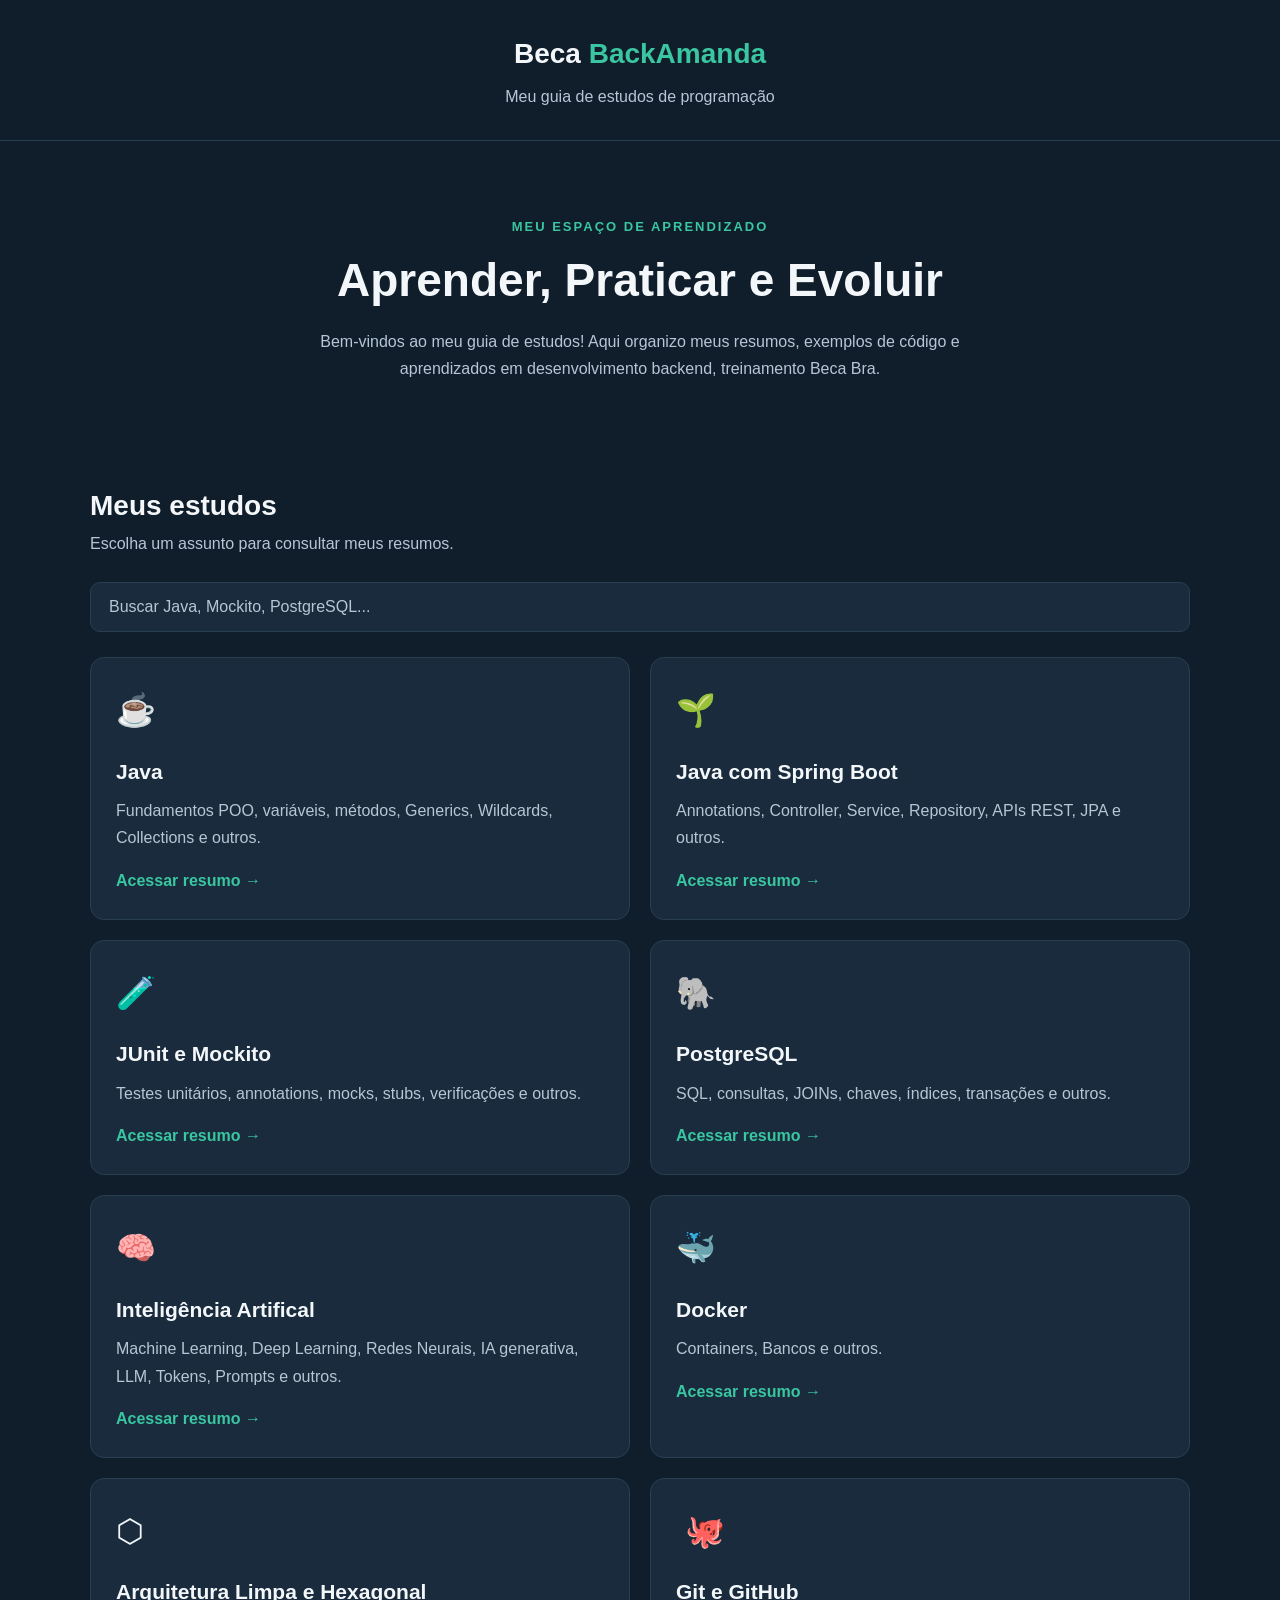
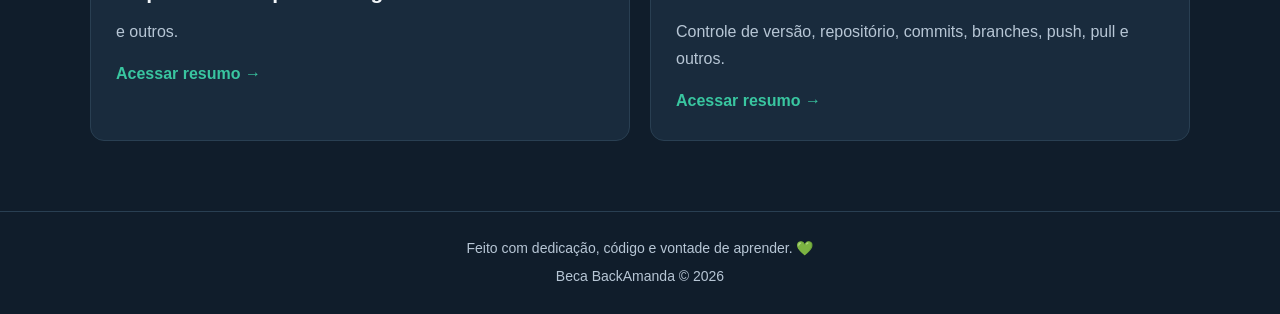
<file: index.html>
<!DOCTYPE html>
<html lang="pt-BR">
<head>
    <meta charset="UTF-8">
    <meta name="viewport" content="width=device-width, initial-scale=1.0">
    <title>Beca BackAmanda | Guia de Estudos</title>
    <link rel="stylesheet" href="style.css">
</head>
<body>
<header class="cabecalho">
    <a href="index.html" class="logo">
        Beca <span>BackAmanda</span>
    </a>
    <p>Meu guia de estudos de programação</p>
</header>
<main>

    <section class="apresentacao">
        <p class="destaque">MEU ESPAÇO DE APRENDIZADO</p>
        <h1>Aprender, Praticar e Evoluir</h1>
        <p>
            Bem-vindos ao meu guia de estudos!
            Aqui organizo meus resumos, exemplos de código
            e aprendizados em desenvolvimento backend, treinamento Beca Bra.
        </p>
    </section>

    <section class="estudos">
        <h2>Meus estudos</h2>
        <p class="subtitulo">
            Escolha um assunto para consultar meus resumos.
        </p>

        <input
                type="text"
                id="busca"
                placeholder="Buscar Java, Mockito, PostgreSQL..."
                aria-label="Buscar assunto"
        >
        <div class="cartoes">

            <a href="java.html" class="cartao">
                <span class="icone">☕</span>
                <h3>Java</h3>
                <p>
                    Fundamentos POO, variáveis, métodos, Generics,
                    Wildcards, Collections e outros.
                </p>
                <span class="link-cartao">Acessar resumo →</span>
            </a>

            <a href="spring-boot.html" class="cartao">
                <span class="icone">🌱</span>
                <h3>Java com Spring Boot</h3>
                <p>
                    Annotations, Controller, Service,
                    Repository, APIs REST, JPA e outros.
                </p>
                <span class="link-cartao">Acessar resumo →</span>
            </a>

            <a href="junit-mockito.html" class="cartao">
                <span class="icone">🧪</span>
                <h3>JUnit e Mockito</h3>
                <p>
                    Testes unitários, annotations,
                    mocks, stubs, verificações e outros.
                </p>
                <span class="link-cartao">Acessar resumo →</span>
            </a>

            <a href="postgresql.html" class="cartao">
                <span class="icone">🐘️</span>
                <h3>PostgreSQL</h3>
                <p>
                    SQL, consultas, JOINs, chaves,
                    índices, transações e outros.
                </p>
                <span class="link-cartao">Acessar resumo →</span>
            </a>

            <a href="ia.html" class="cartao">
                <span class="icone">🧠️</span>
                <h3>Inteligência Artifical</h3>
                <p>
                    Machine Learning, Deep Learning, Redes Neurais,
                    IA generativa, LLM, Tokens, Prompts e outros.
                </p>
                <span class="link-cartao">Acessar resumo →</span>
            </a>

            <a href="docker.html" class="cartao">
                <span class="icone"> 🐳 ️</span>
                <h3>Docker</h3>
                <p>
                    Containers, Bancos e outros.
                </p>
                <span class="link-cartao">Acessar resumo →</span>
            </a>

            <a href="arquitetura.html" class="cartao">
                <span class="icone"> ⬡ ️</span>
                <h3>Arquitetura Limpa e Hexagonal</h3>
                <p>
                     e outros.
                </p>
                <span class="link-cartao">Acessar resumo →</span>
            </a>

            <a href="git.html" class="cartao">
                <span class="icone">️ 🐙 </span>
                <h3>Git e GitHub</h3>
                <p>
                    Controle de versão, repositório, commits, branches, push, pull e outros.
                </p>
                <span class="link-cartao">Acessar resumo →</span>
            </a>

        </div>
        <p id="mensagem-vazia" hidden>
            Nenhum assunto encontrado. Tente outra palavra.
        </p>
    </section>
</main>
<!-- RODAPÉ -->
<footer>
    <p>
        Feito com dedicação, código e vontade de aprender. 💚
    </p>
    <p>Beca BackAmanda © 2026</p>
</footer>
<script src="script.js"></script>
</body>
</html>
</file>
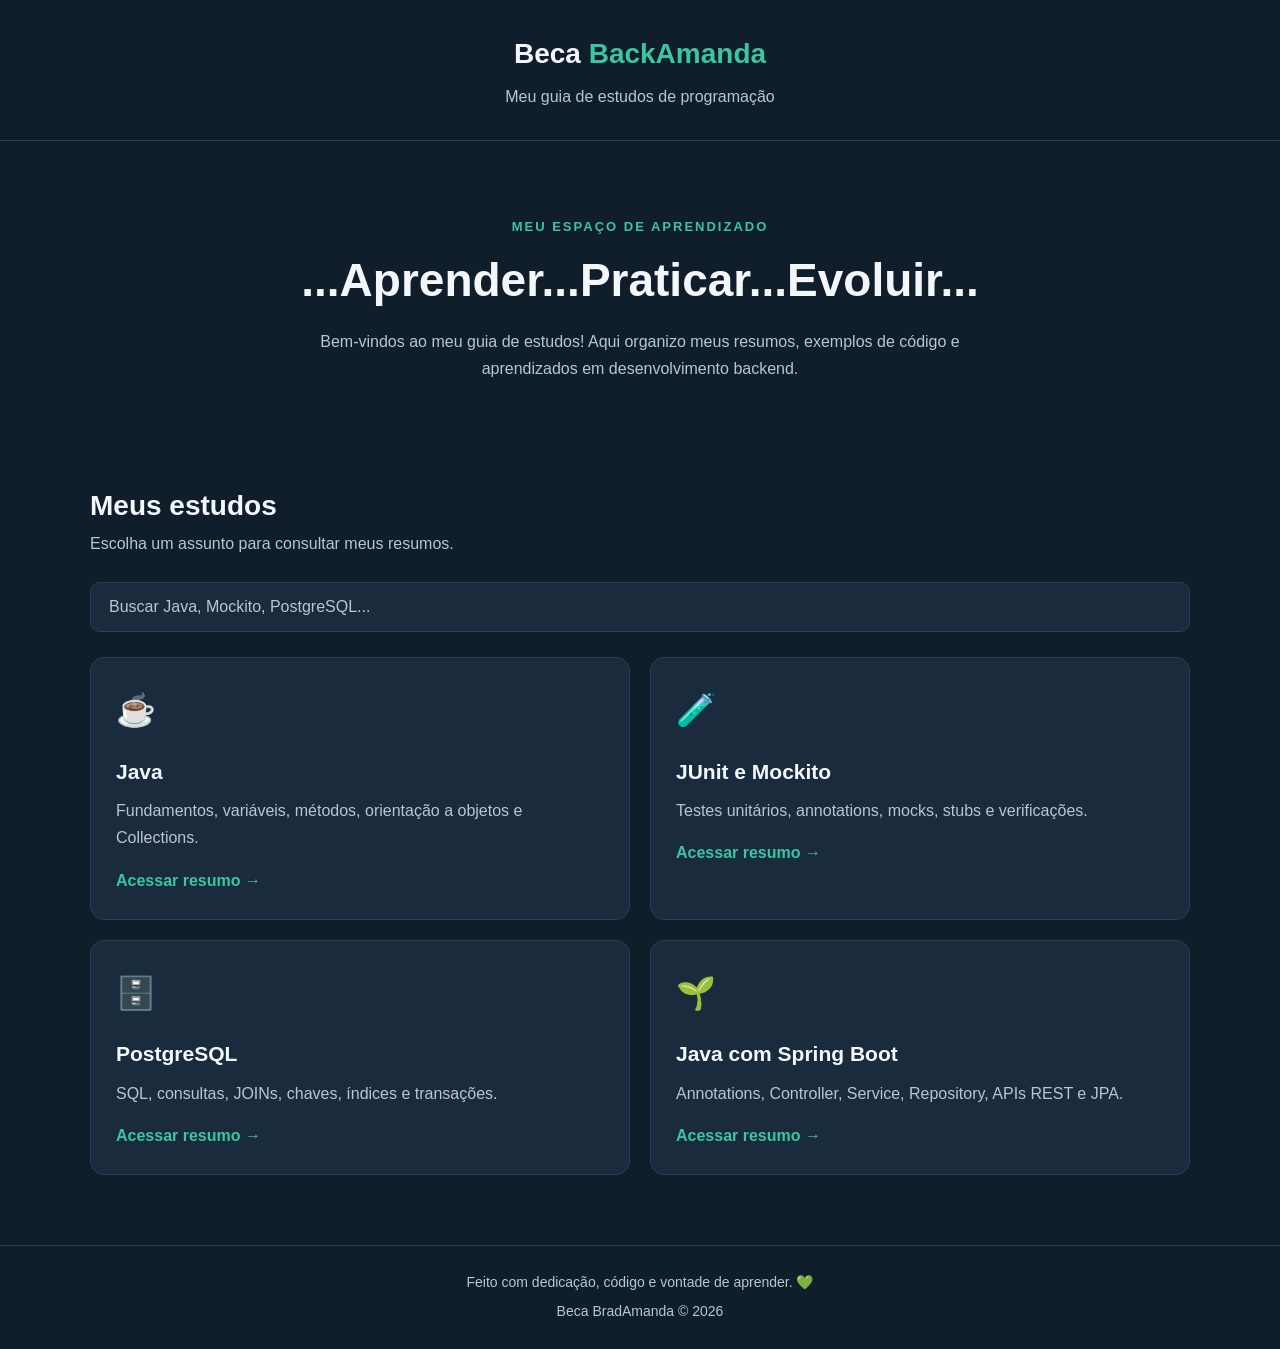
<file: .idea/index.html>
<!DOCTYPE html>
<html lang="pt-BR">
<head>
    <meta charset="UTF-8">
    <meta name="viewport" content="width=device-width, initial-scale=1.0">
    <title>Beca BackAmanda | Guia de Estudos</title>
    <link rel="stylesheet" href="style.css">
</head>
<body>
<header class="cabecalho">
    <a href="index.html" class="logo">
        Beca <span>BackAmanda</span>
    </a>
    <p>Meu guia de estudos de programação</p>
</header>
<main>
    <!-- APRESENTAÇÃO -->
    <section class="apresentacao">
        <p class="destaque">MEU ESPAÇO DE APRENDIZADO</p>
        <h1>...Aprender...Praticar...Evoluir...</h1>
        <p>
            Bem-vindos ao meu guia de estudos!
            Aqui organizo meus resumos, exemplos de código
            e aprendizados em desenvolvimento backend.
        </p>
    </section>
    <!-- CARTÕES DE ESTUDOS -->
    <section class="estudos">
        <h2>Meus estudos</h2>
        <p class="subtitulo">
            Escolha um assunto para consultar meus resumos.
        </p>
        <!-- CAMPO DE BUSCA -->
        <input
                type="text"
                id="busca"
                placeholder="Buscar Java, Mockito, PostgreSQL..."
                aria-label="Buscar assunto"
        >
        <div class="cartoes">
            <!-- JAVA -->
            <a href="java.html" class="cartao">
                <span class="icone">☕</span>
                <h3>Java</h3>
                <p>
                    Fundamentos, variáveis, métodos,
                    orientação a objetos e Collections.
                </p>
                <span class="link-cartao">Acessar resumo →</span>
            </a>
            <!-- JUNIT E MOCKITO -->
            <a href="junit-mockito.html" class="cartao">
                <span class="icone">🧪</span>
                <h3>JUnit e Mockito</h3>
                <p>
                    Testes unitários, annotations,
                    mocks, stubs e verificações.
                </p>
                <span class="link-cartao">Acessar resumo →</span>
            </a>
            <!-- POSTGRESQL -->
            <a href="postgresql.html" class="cartao">
                <span class="icone">🗄️</span>
                <h3>PostgreSQL</h3>
                <p>
                    SQL, consultas, JOINs, chaves,
                    índices e transações.
                </p>
                <span class="link-cartao">Acessar resumo →</span>
            </a>
            <!-- SPRING BOOT -->
            <a href="spring-boot.html" class="cartao">
                <span class="icone">🌱</span>
                <h3>Java com Spring Boot</h3>
                <p>
                    Annotations, Controller, Service,
                    Repository, APIs REST e JPA.
                </p>
                <span class="link-cartao">Acessar resumo →</span>
            </a>
        </div>
        <p id="mensagem-vazia" hidden>
            Nenhum assunto encontrado. Tente outra palavra.
        </p>
    </section>
</main>
<!-- RODAPÉ -->
<footer>
    <p>
        Feito com dedicação, código e vontade de aprender. 💚
    </p>
    <p>Beca BradAmanda © 2026</p>
</footer>
<script src="script.js"></script>
</body>
</html>
</file>
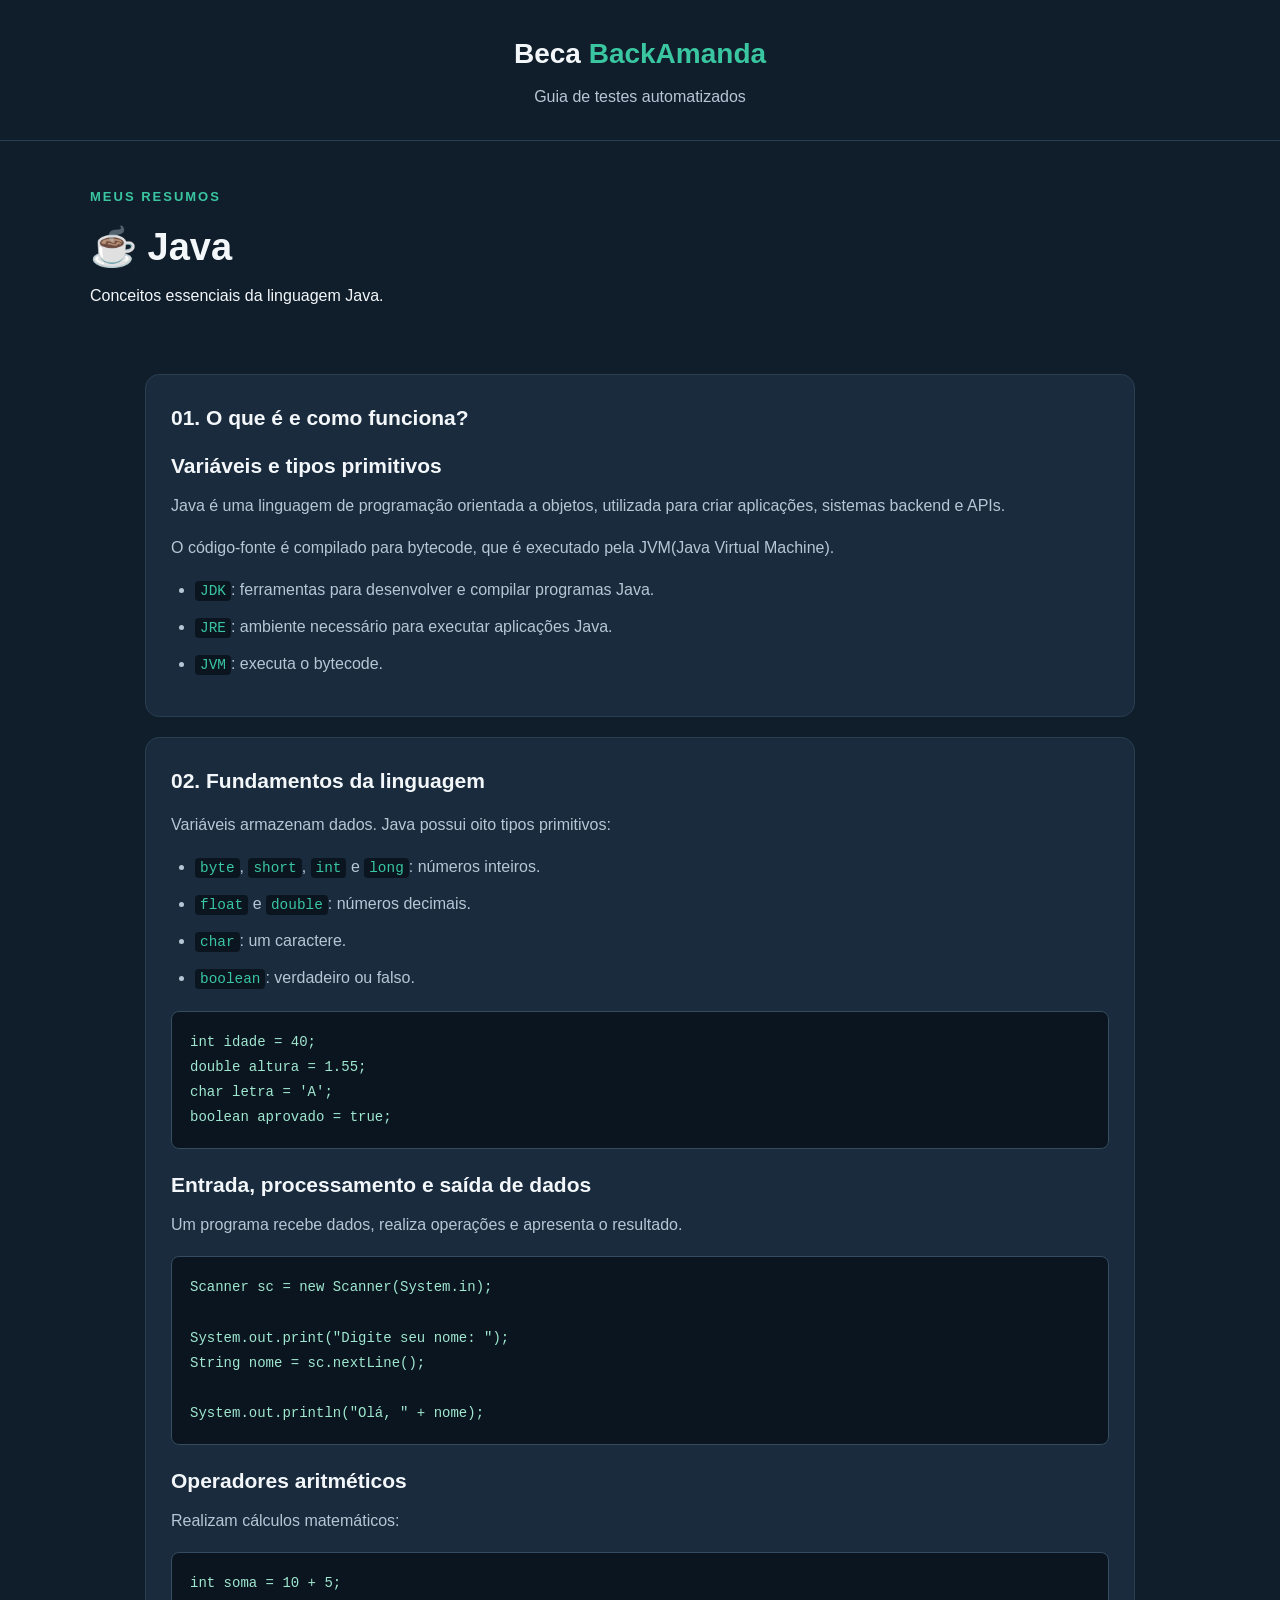
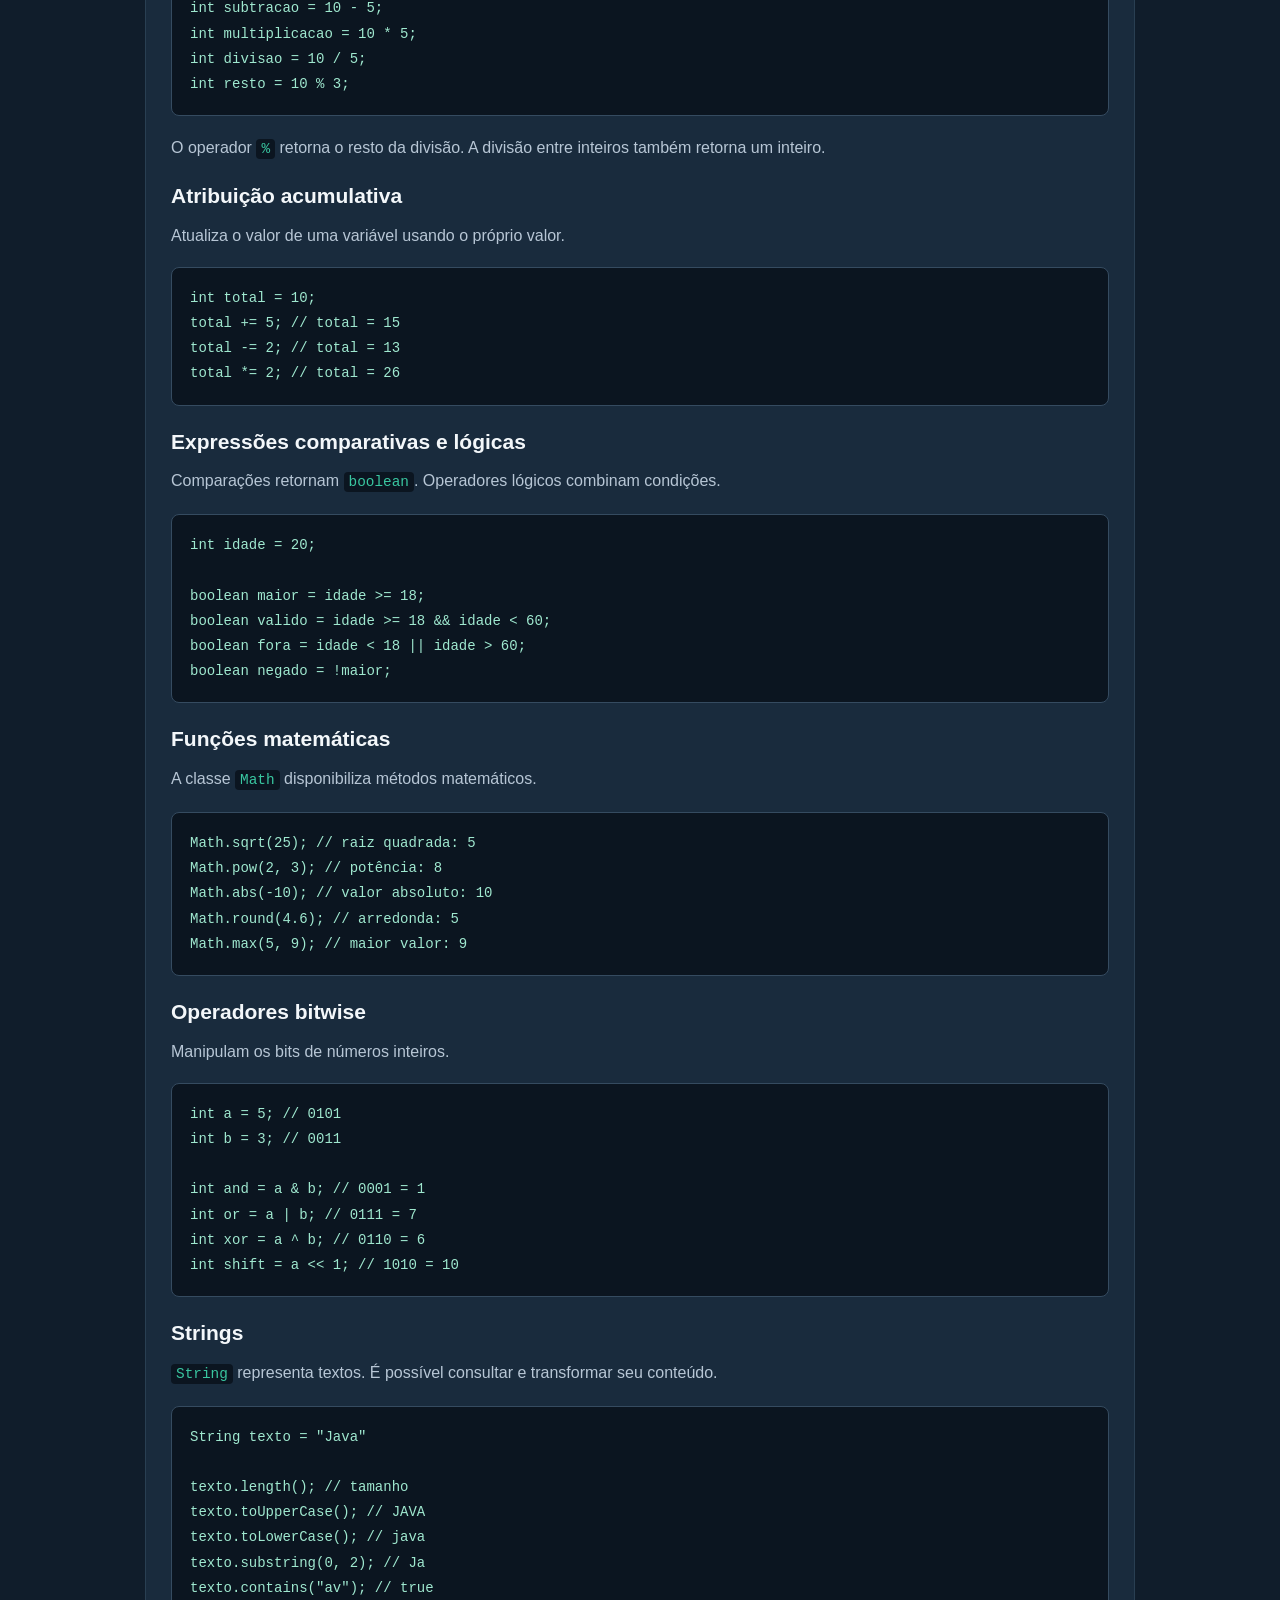
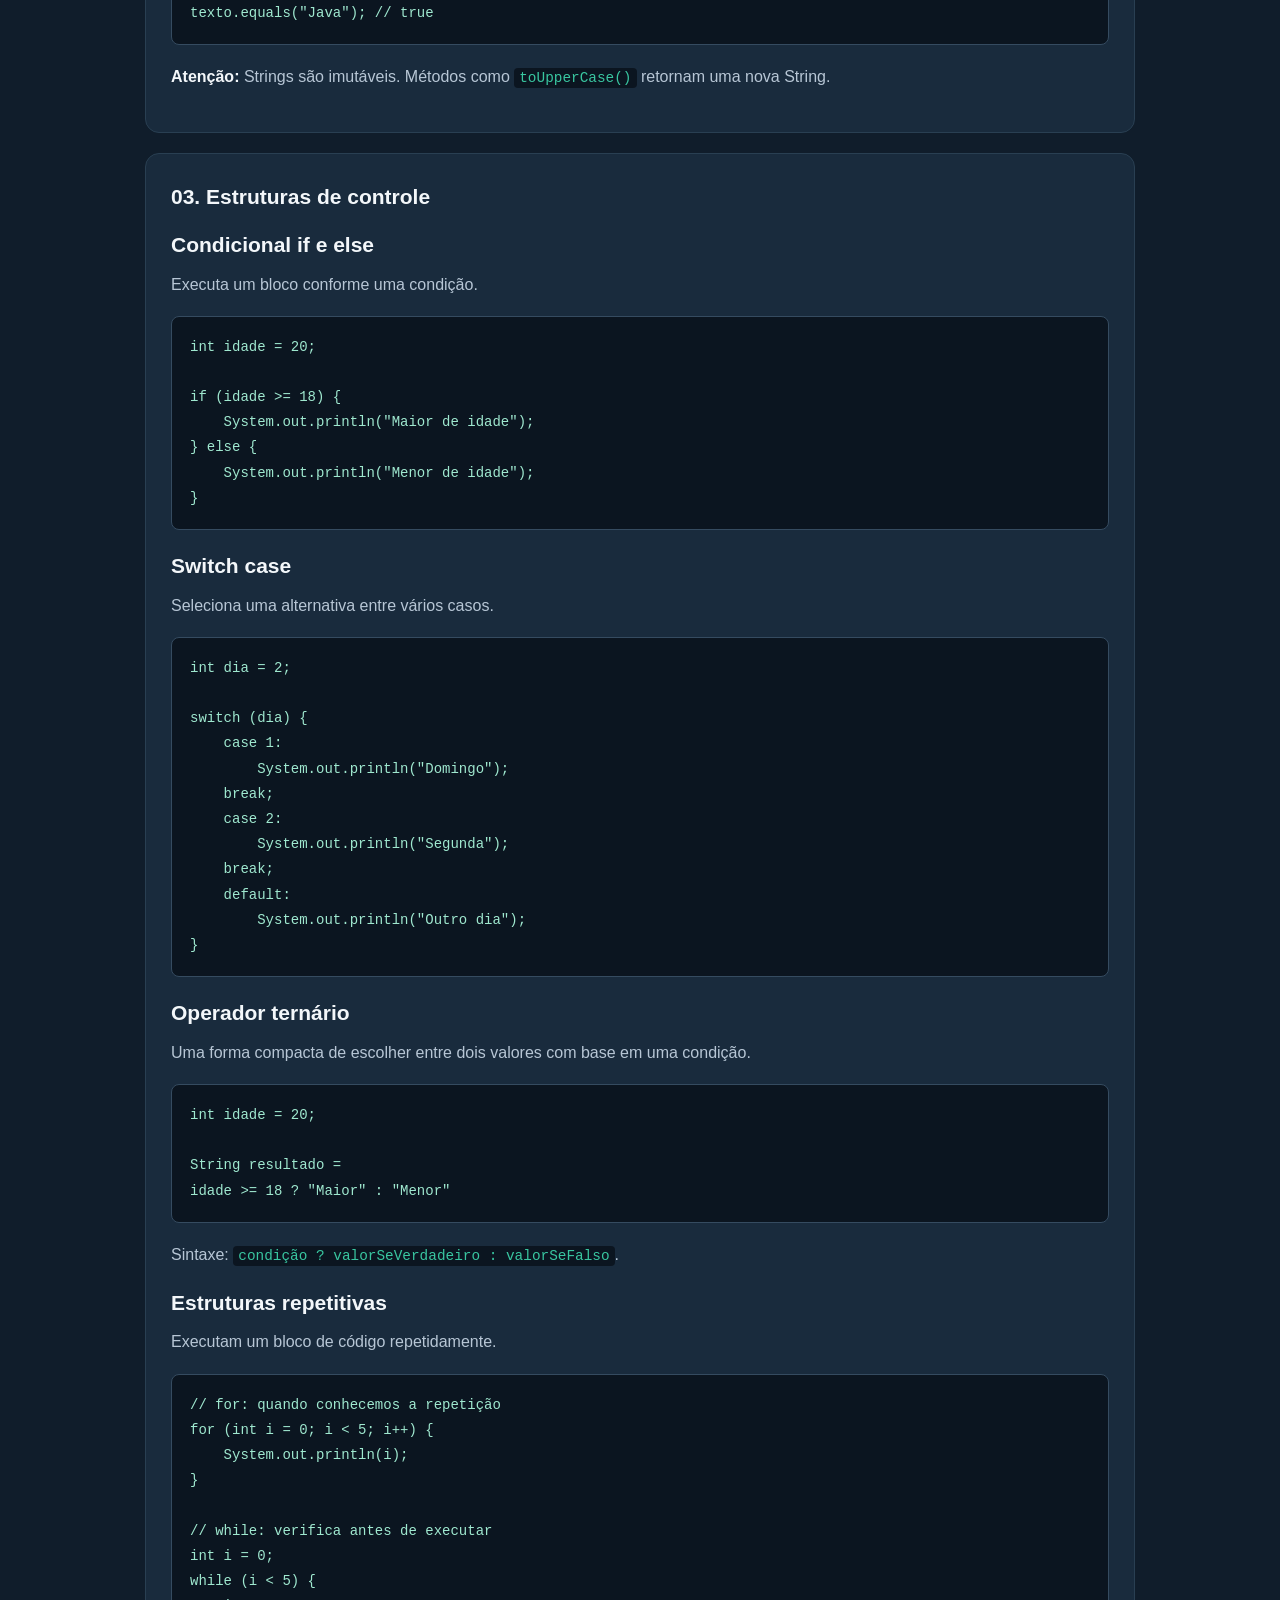
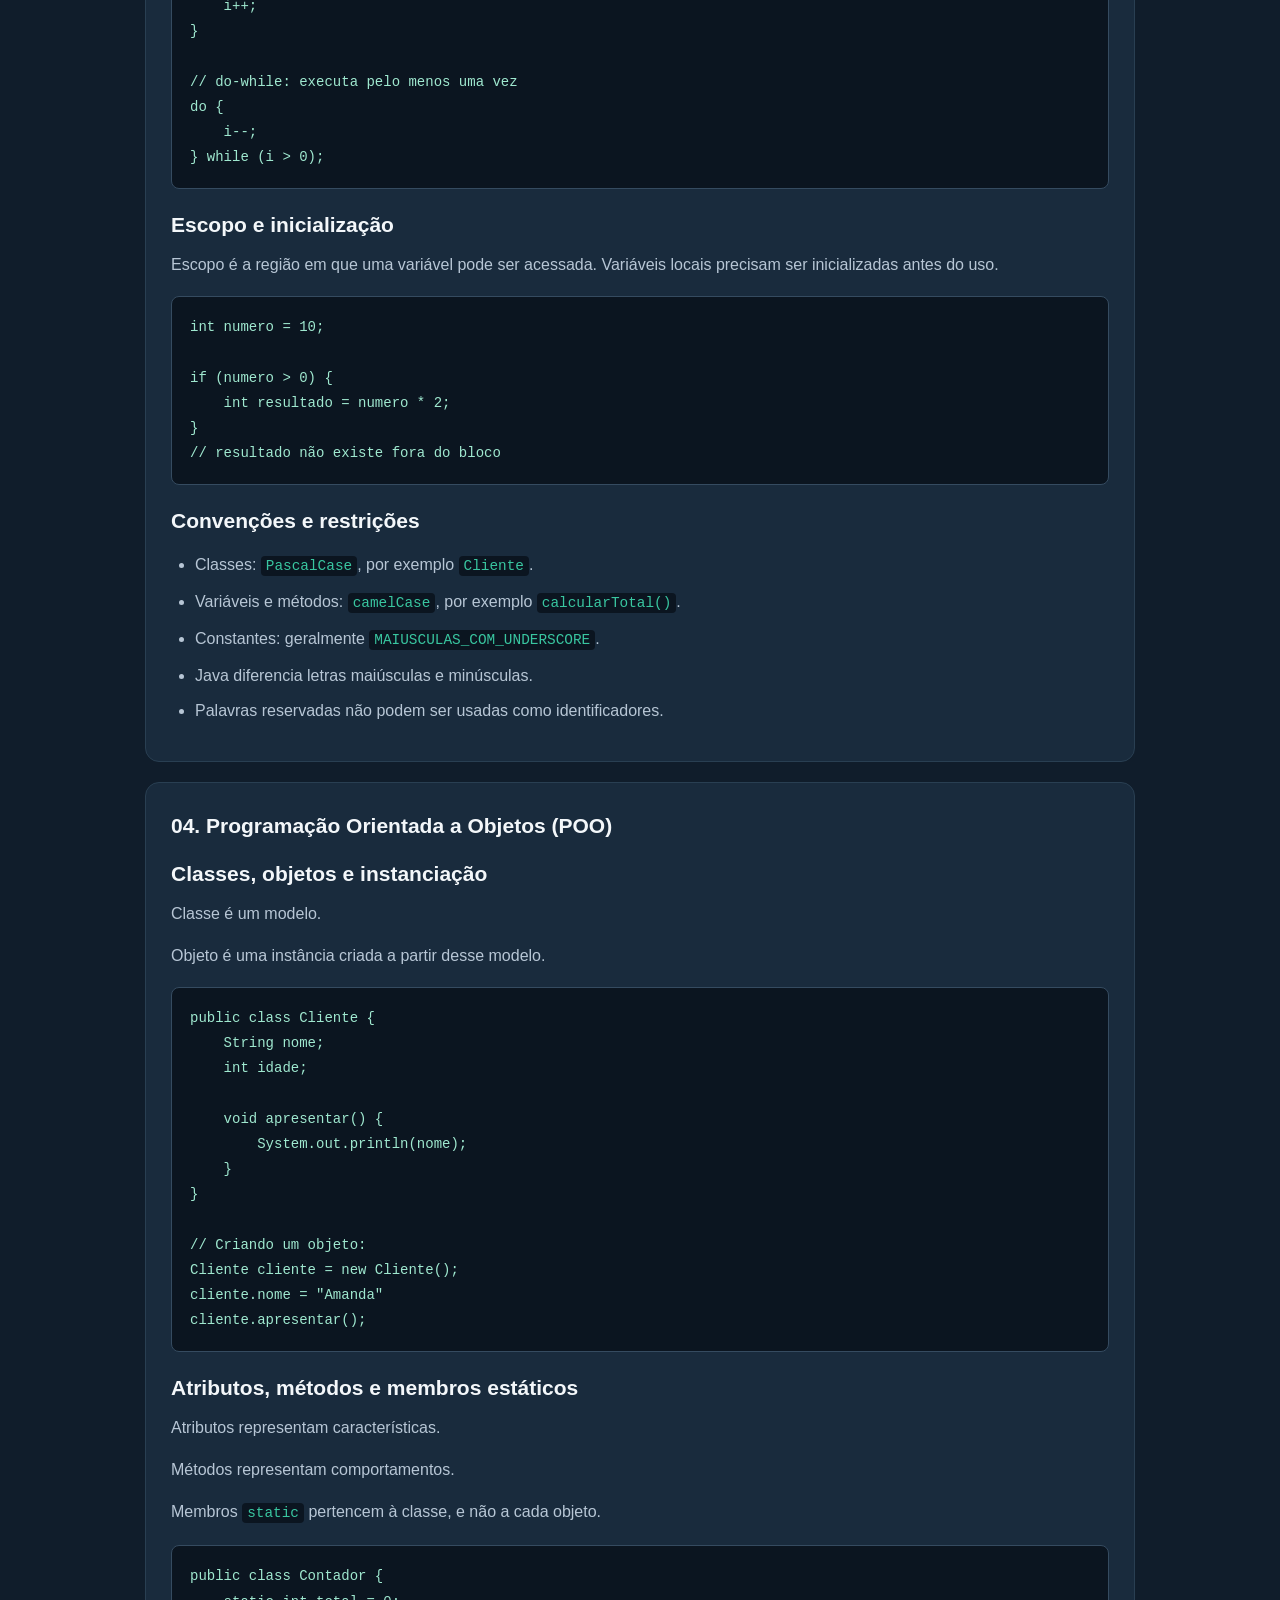
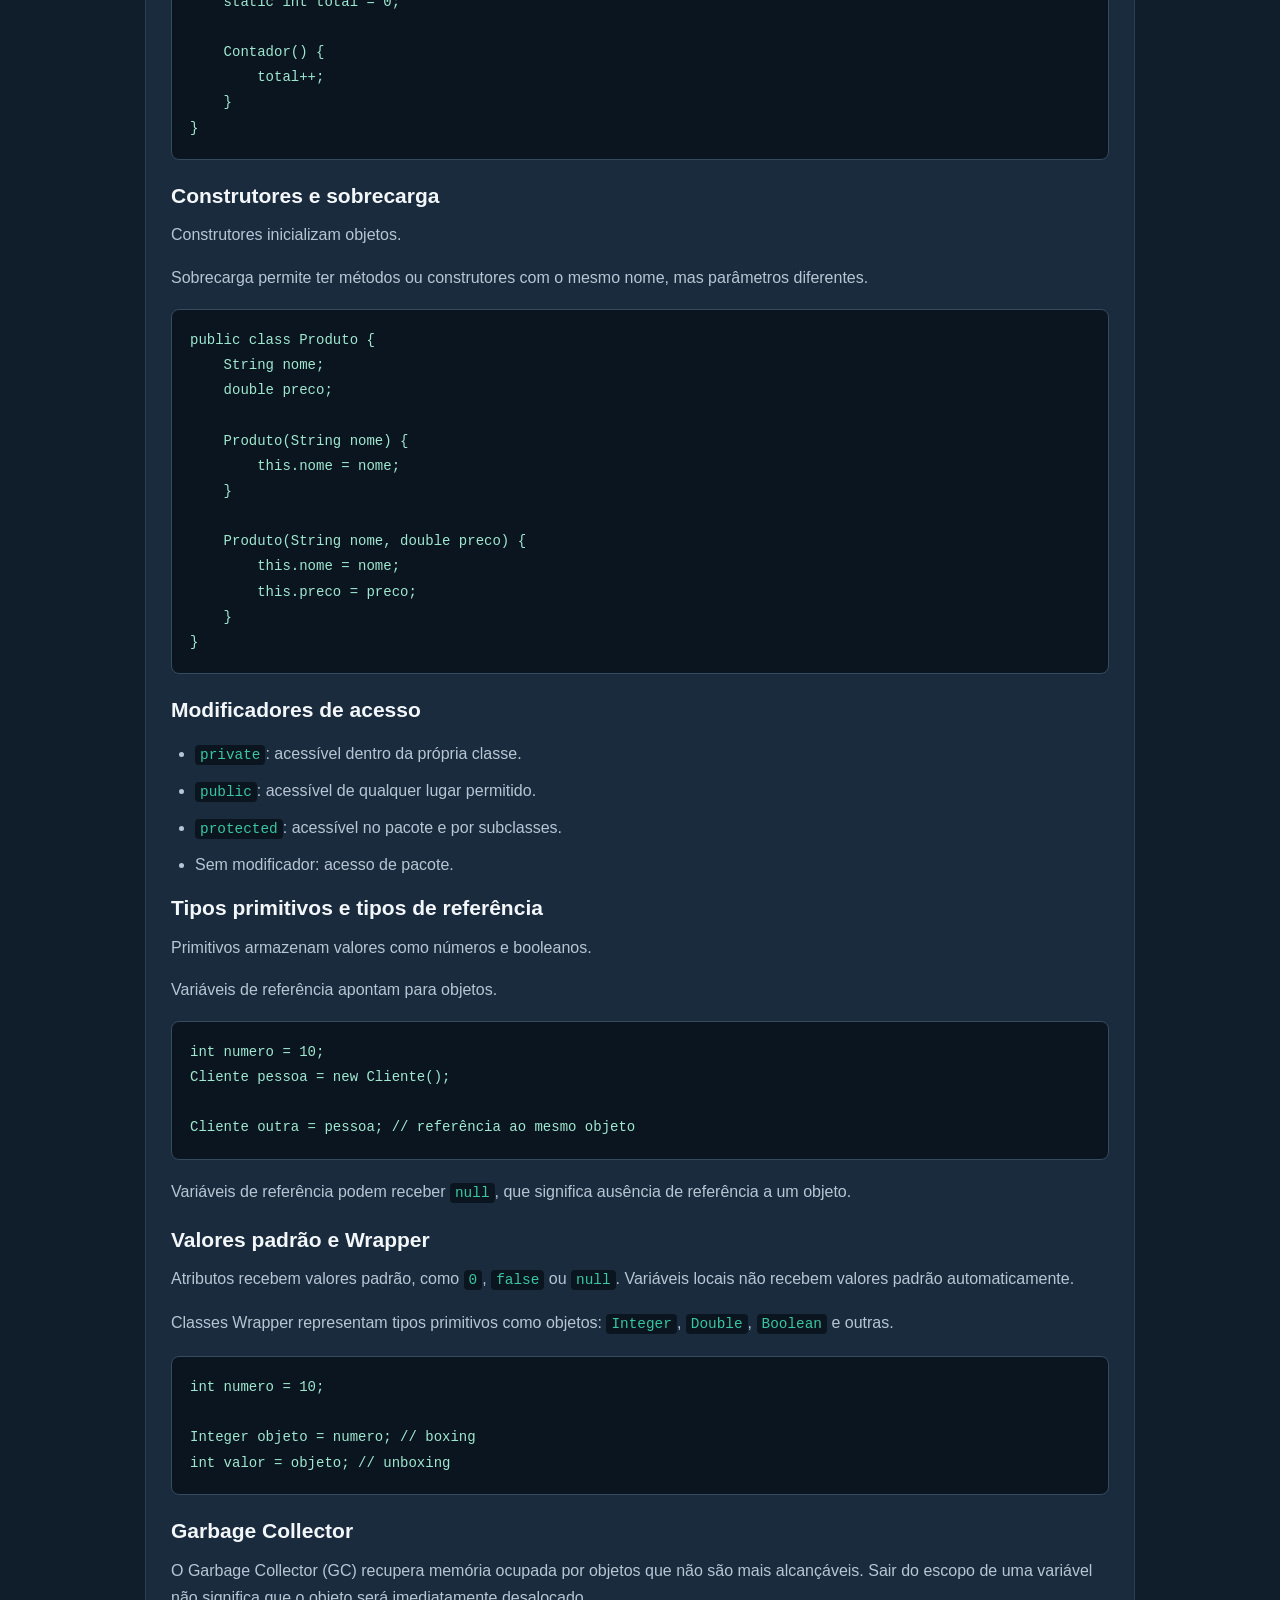
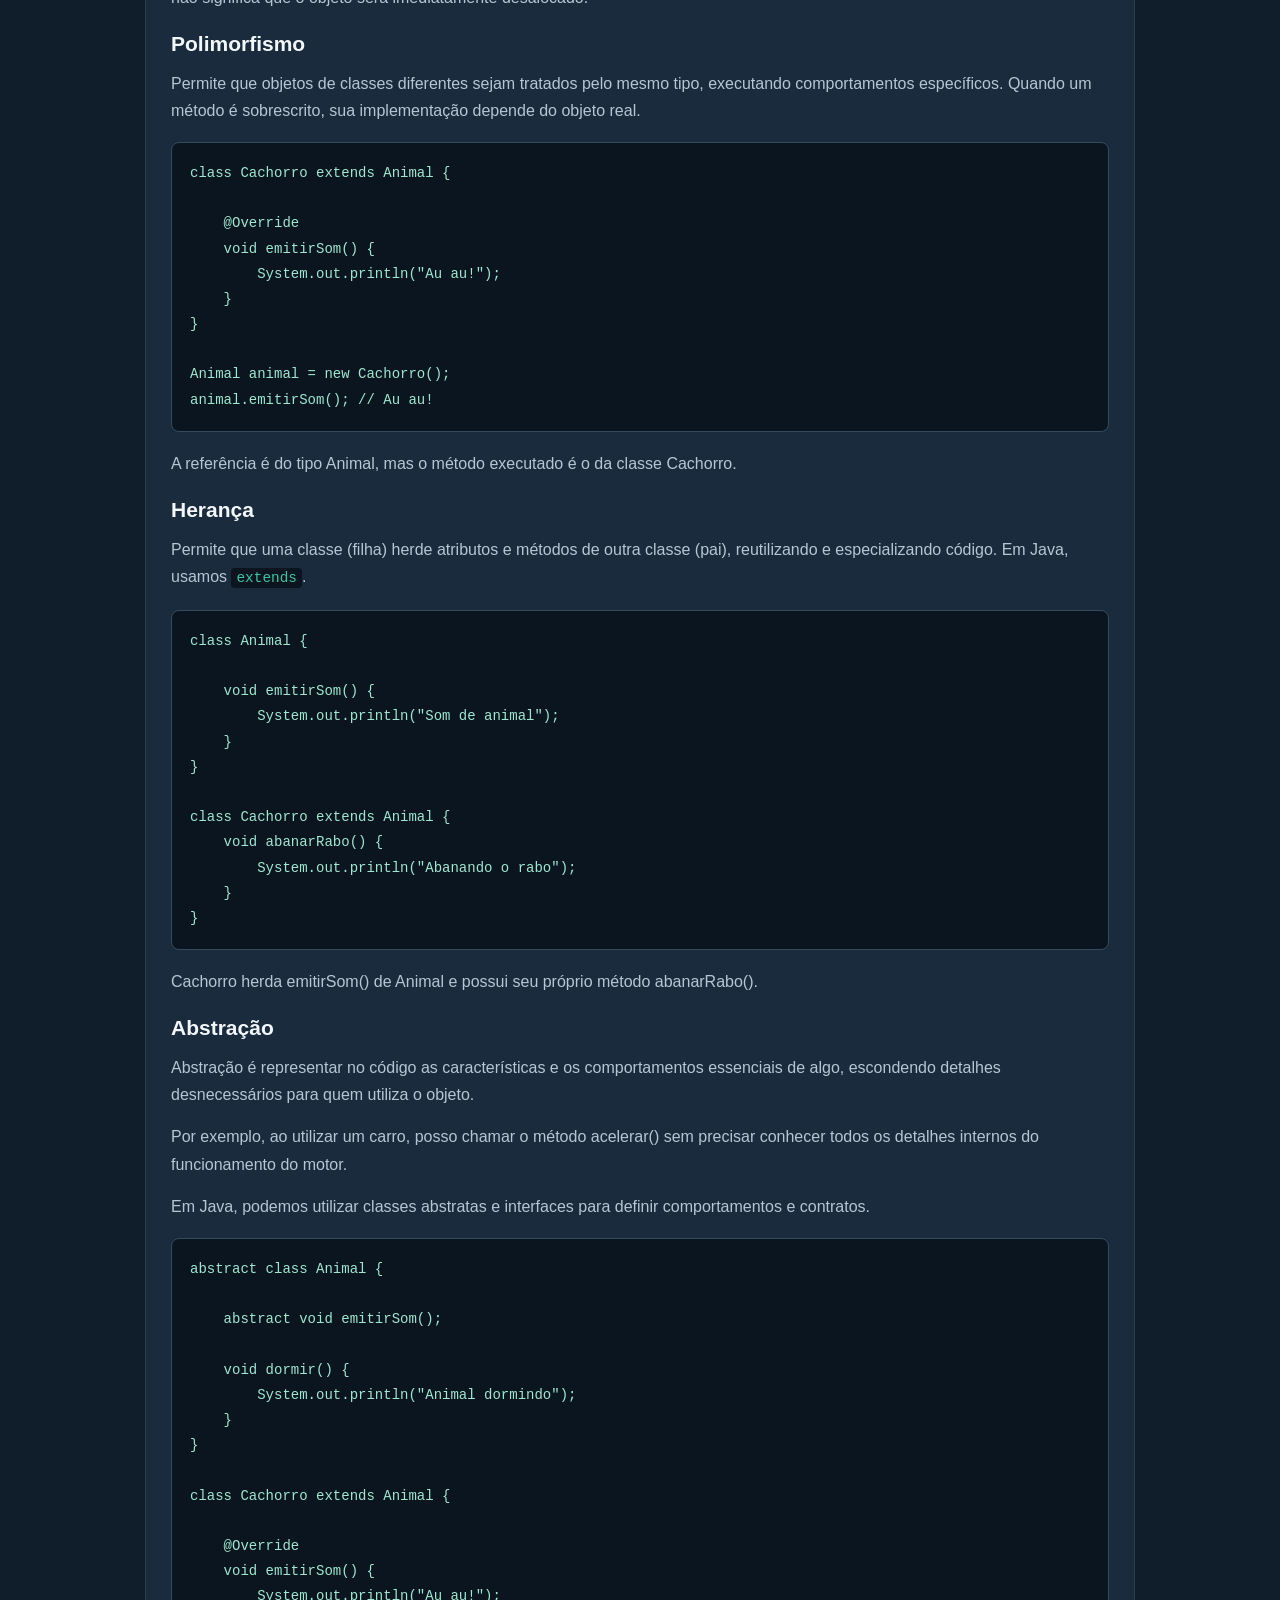
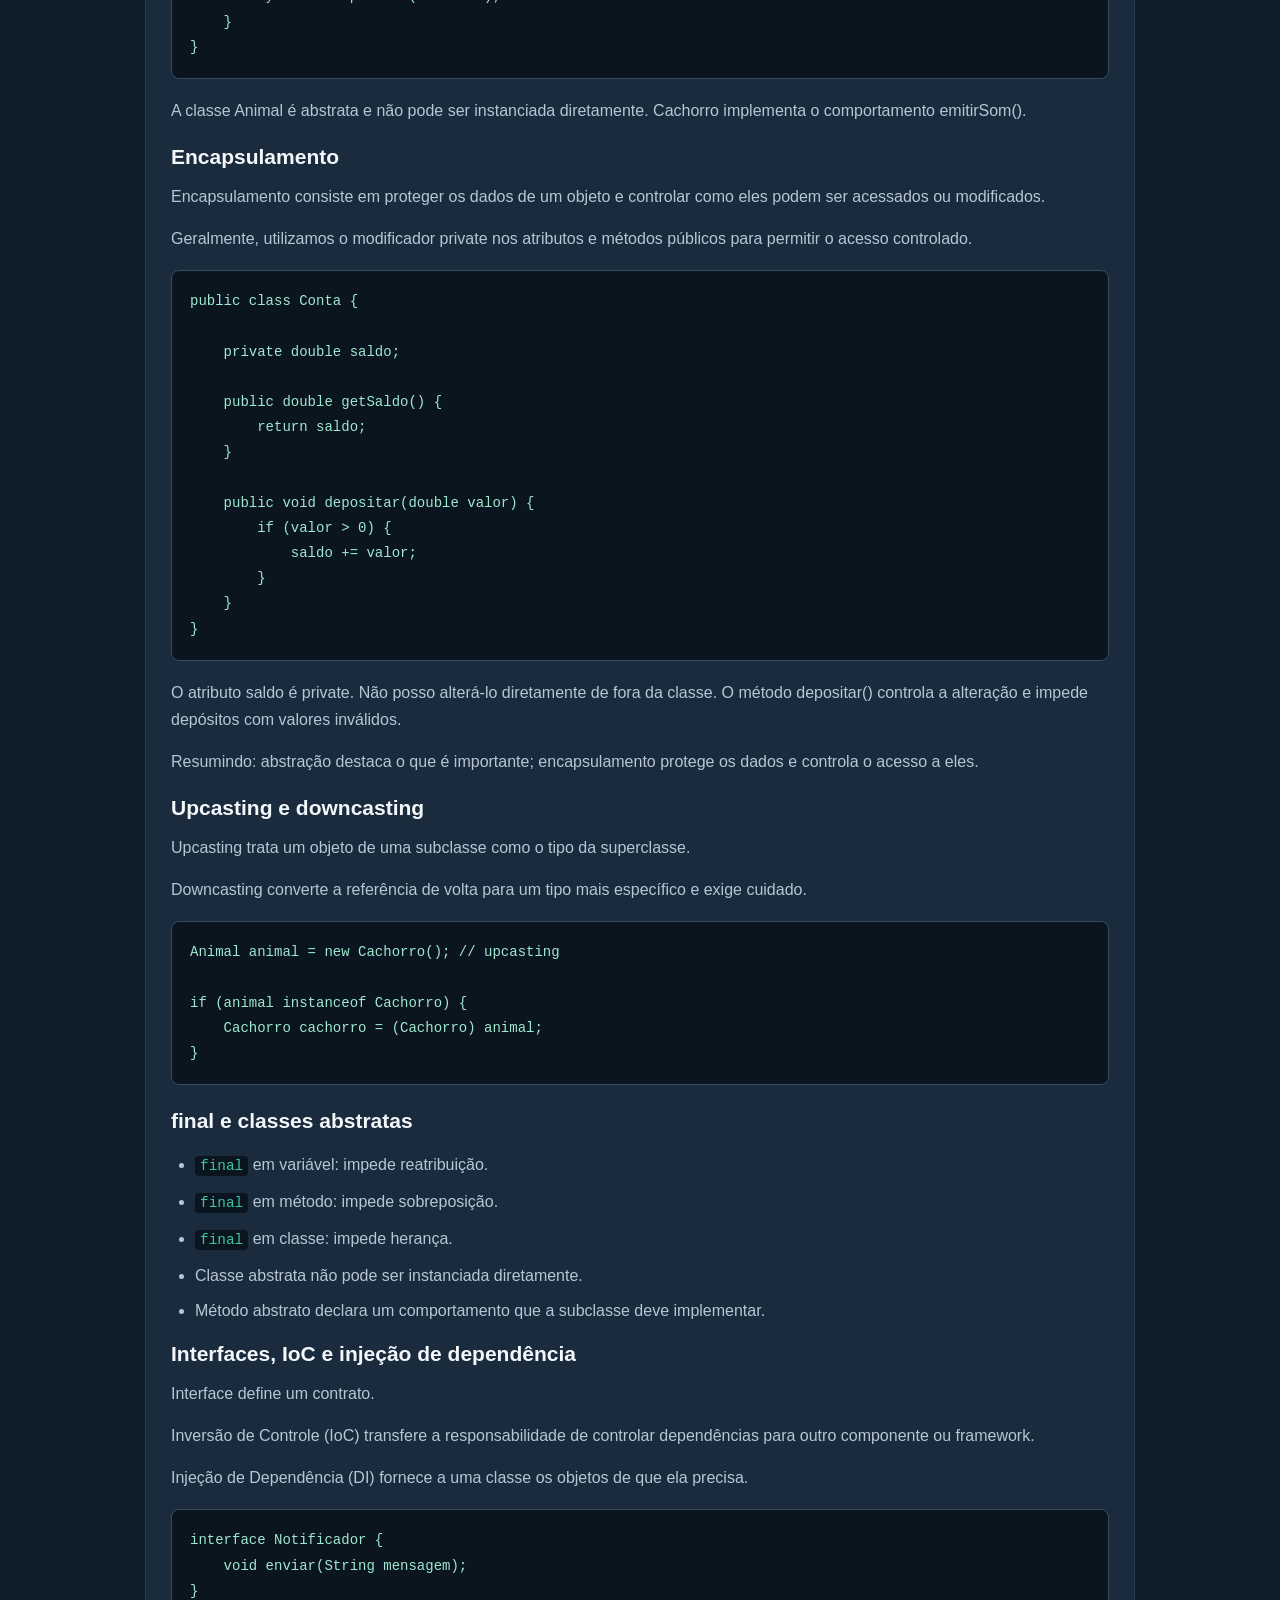
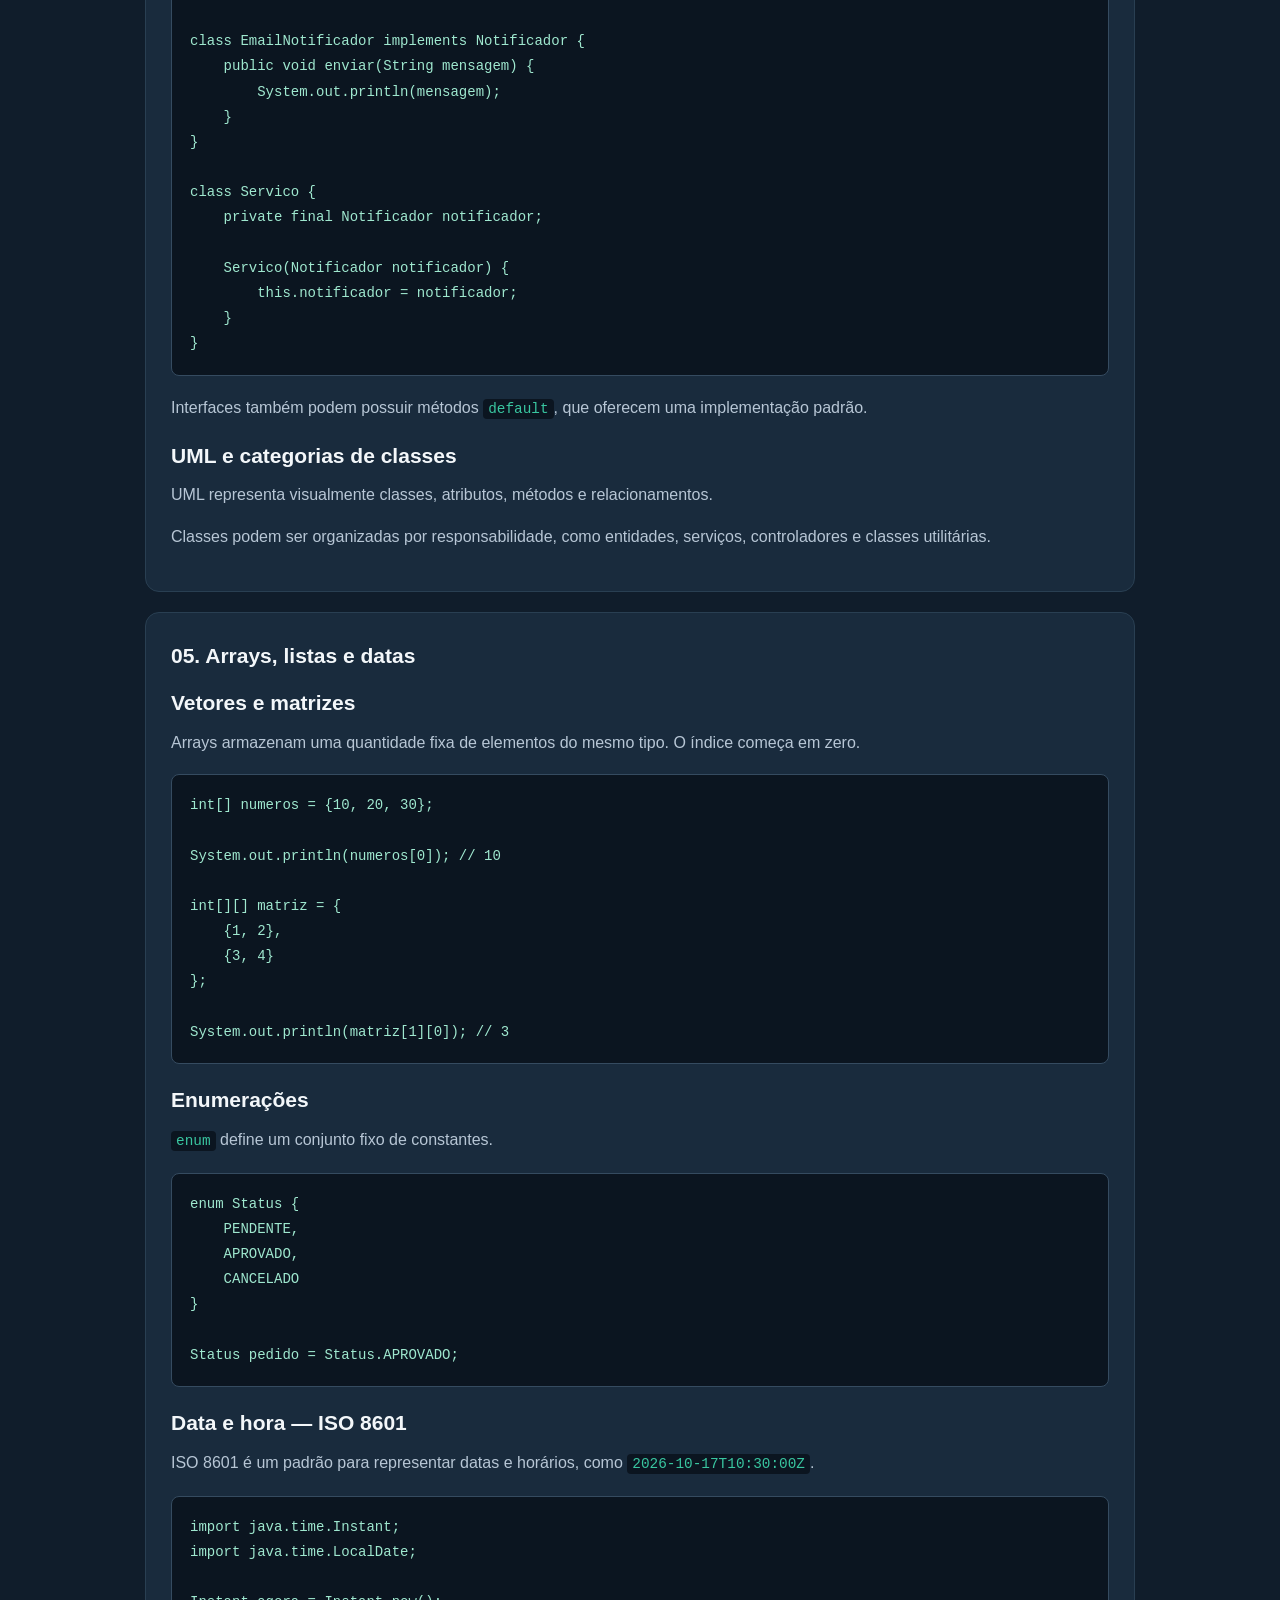
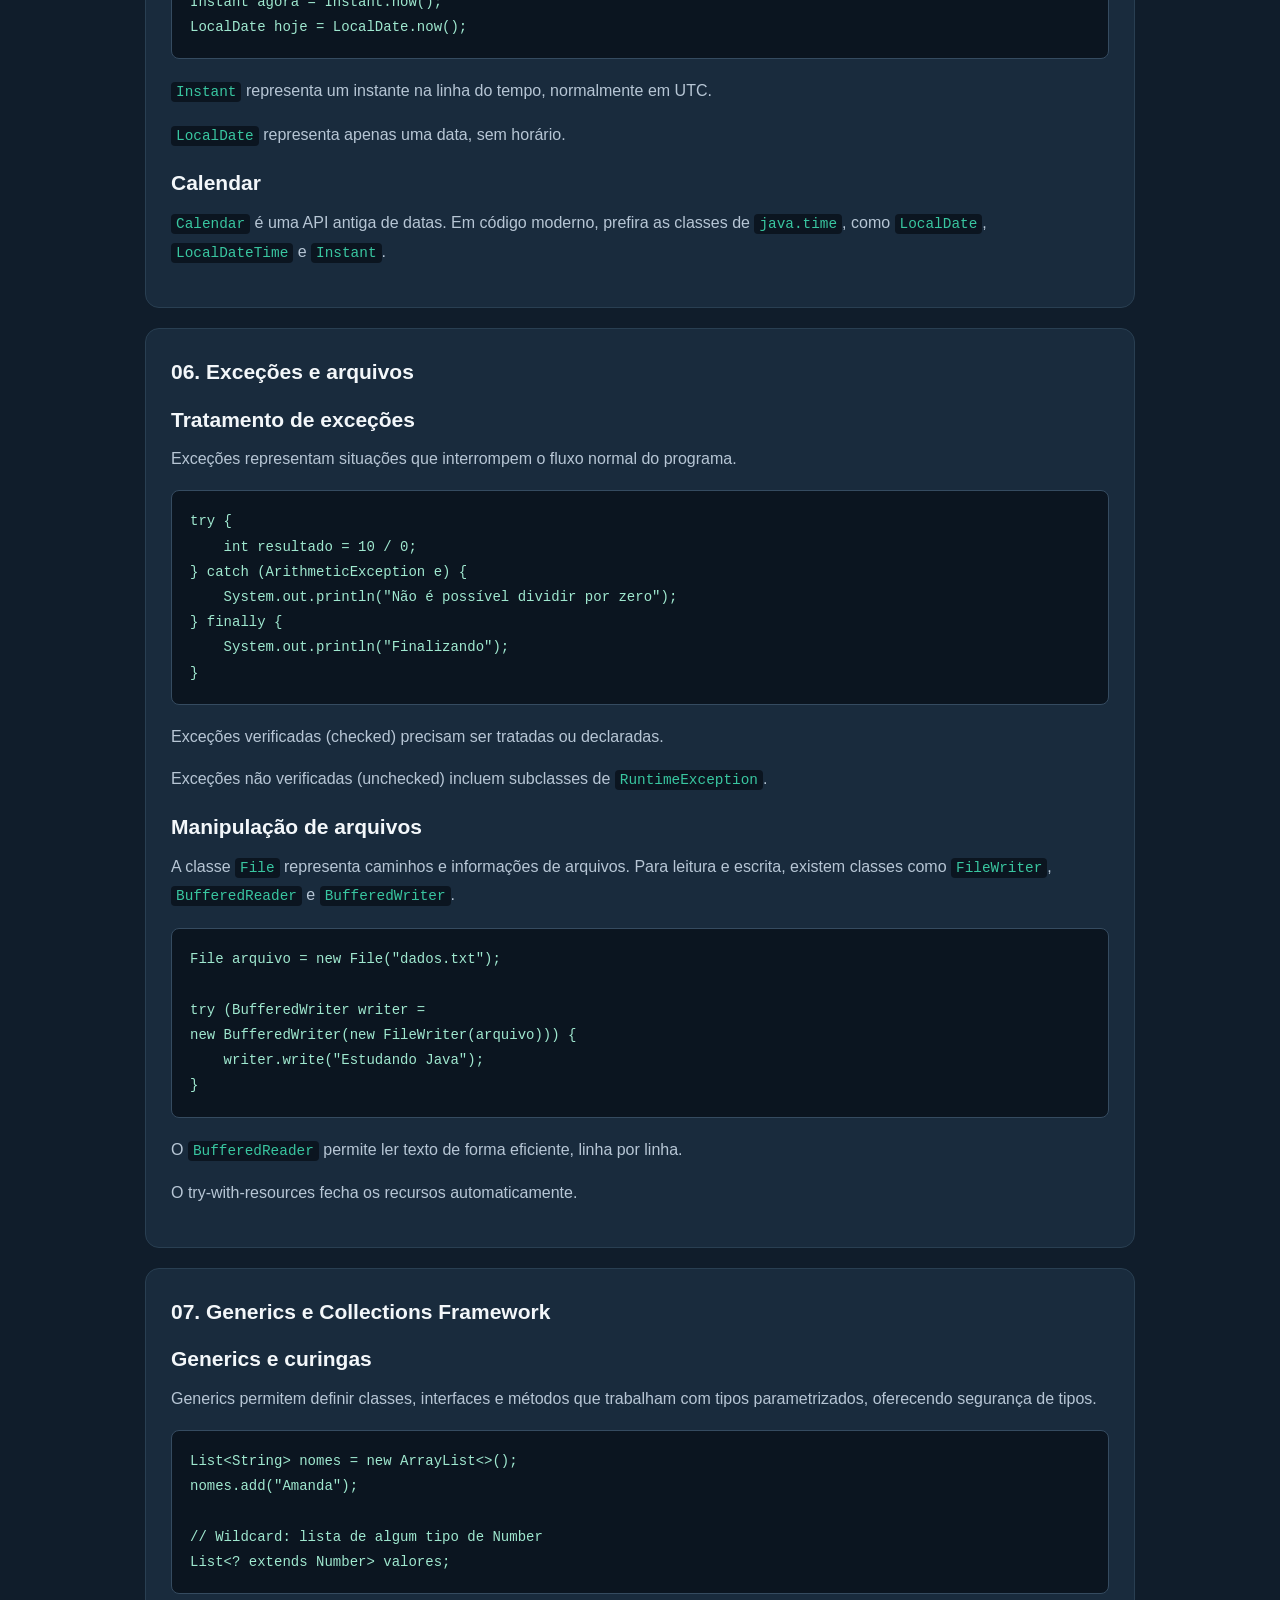
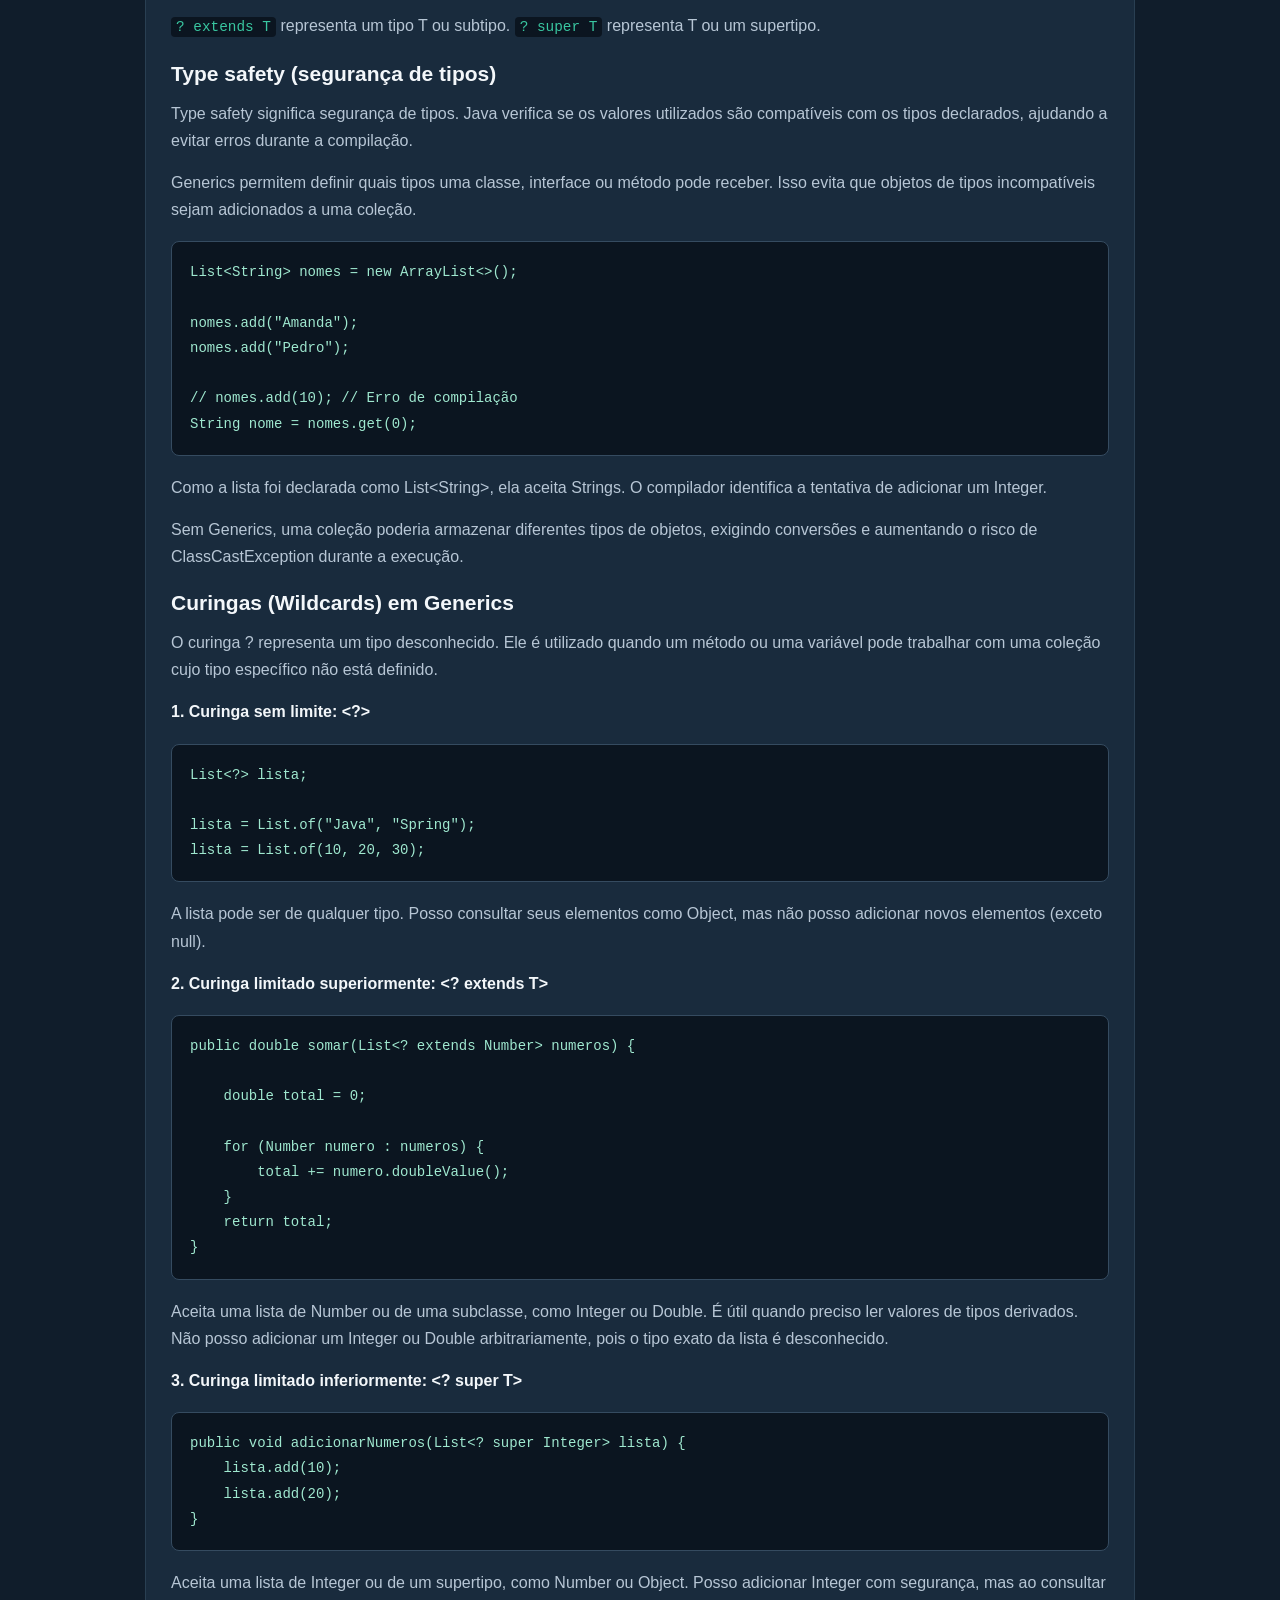
<file: java.html>
<!DOCTYPE html>
<html lang="pt-BR">
<head>
    <meta charset="UTF-8">
    <meta name="viewport" content="width=device-width, initial-scale=1.0">
    <title>Java | Beca BackAmanda</title>
    <link rel="stylesheet" href="style.css">
</head>
<body>
<header class="cabecalho">
    <a href="index.html" class="logo">Beca <span>BackAmanda</span></a>
    <p>Guia de testes automatizados</p>
</header>
<main class="estudos">
    <p class="destaque">MEUS RESUMOS</p>
    <h1>☕ Java</h1>
    <p>Conceitos essenciais da linguagem Java.</p>
</header>

<main class="estudos">

    <article class="cartao">
        <h2>01. O que é e como funciona?</h2>

        <h3>Variáveis e tipos primitivos</h3>
        <p>Java é uma linguagem de programação orientada a objetos, utilizada para criar aplicações,
            sistemas backend e APIs.</p>
        <p>O código-fonte é compilado para bytecode, que é executado pela JVM(Java Virtual Machine).</p>
        <ul>
            <li><code>JDK</code>: ferramentas para desenvolver e compilar programas Java.</li>
            <li><code>JRE</code>: ambiente necessário para executar aplicações Java.</li>
            <li><code>JVM</code>: executa o bytecode.</li>
        </ul>
    </article>

    <article class="cartao">
        <h2>02. Fundamentos da linguagem</h2>
        <p>Variáveis armazenam dados. Java possui oito tipos primitivos:</p>
        <ul>
            <li><code>byte</code>, <code>short</code>, <code>int</code> e <code>long</code>: números inteiros.</li>
            <li><code>float</code> e <code>double</code>: números decimais.</li>
            <li><code>char</code>: um caractere.</li>
            <li><code>boolean</code>: verdadeiro ou falso.</li>
        </ul>

        <pre><code>int idade = 40;
double altura = 1.55;
char letra = 'A';
boolean aprovado = true;</code></pre>

        <h3>Entrada, processamento e saída de dados</h3>
        <p>Um programa recebe dados, realiza operações e apresenta o resultado.</p>
        <pre><code>Scanner sc = new Scanner(System.in);

System.out.print("Digite seu nome: ");
String nome = sc.nextLine();

System.out.println("Olá, " + nome);</code></pre>

        <h3>Operadores aritméticos</h3>
        <p>Realizam cálculos matemáticos:</p>
        <pre><code>int soma = 10 + 5;
int subtracao = 10 - 5;
int multiplicacao = 10 * 5;
int divisao = 10 / 5;
int resto = 10 % 3;</code></pre>

        <p>O operador <code>%</code> retorna o resto da divisão. A divisão entre inteiros também retorna um inteiro.</p>

        <h3>Atribuição acumulativa</h3>
        <p>Atualiza o valor de uma variável usando o próprio valor.</p>
        <pre><code>int total = 10;
total += 5; // total = 15
total -= 2; // total = 13
total *= 2; // total = 26</code></pre>

        <h3>Expressões comparativas e lógicas</h3>
        <p>Comparações retornam <code>boolean</code>. Operadores lógicos combinam condições.</p>
        <pre><code>int idade = 20;

boolean maior = idade >= 18;
boolean valido = idade >= 18 && idade < 60;
boolean fora = idade < 18 || idade > 60;
boolean negado = !maior;</code></pre>

        <h3>Funções matemáticas</h3>
        <p>A classe <code>Math</code> disponibiliza métodos matemáticos.</p>
        <pre><code>Math.sqrt(25); // raiz quadrada: 5
Math.pow(2, 3); // potência: 8
Math.abs(-10); // valor absoluto: 10
Math.round(4.6); // arredonda: 5
Math.max(5, 9); // maior valor: 9</code></pre>

        <h3>Operadores bitwise</h3>
        <p>Manipulam os bits de números inteiros.</p>
        <pre><code>int a = 5; // 0101
int b = 3; // 0011

int and = a & b; // 0001 = 1
int or = a | b; // 0111 = 7
int xor = a ^ b; // 0110 = 6
int shift = a << 1; // 1010 = 10</code></pre>

        <h3>Strings</h3>
        <p><code>String</code> representa textos. É possível consultar e transformar seu conteúdo.</p>
        <pre><code>String texto = "Java"

texto.length(); // tamanho
texto.toUpperCase(); // JAVA
texto.toLowerCase(); // java
texto.substring(0, 2); // Ja
texto.contains("av"); // true
texto.equals("Java"); // true</code></pre>

        <p><strong>Atenção:</strong> Strings são imutáveis. Métodos como <code>toUpperCase()</code> retornam uma nova String.</p>
    </article>

    <article class="cartao">
        <h2>03. Estruturas de controle</h2>

        <h3>Condicional if e else</h3>
        <p>Executa um bloco conforme uma condição.</p>
        <pre><code>int idade = 20;

if (idade >= 18) {
    System.out.println("Maior de idade");
} else {
    System.out.println("Menor de idade");
}</code></pre>

        <h3>Switch case</h3>
        <p>Seleciona uma alternativa entre vários casos.</p>
        <pre><code>int dia = 2;

switch (dia) {
    case 1:
        System.out.println("Domingo");
    break;
    case 2:
        System.out.println("Segunda");
    break;
    default:
        System.out.println("Outro dia");
}</code></pre>

        <h3>Operador ternário</h3>
        <p>Uma forma compacta de escolher entre dois valores com base em uma condição.</p>
        <pre><code>int idade = 20;

String resultado =
idade >= 18 ? "Maior" : "Menor"</code></pre>

        <p>Sintaxe: <code>condição ? valorSeVerdadeiro : valorSeFalso</code>.</p>

        <h3>Estruturas repetitivas</h3>
        <p>Executam um bloco de código repetidamente.</p>
        <pre><code>// for: quando conhecemos a repetição
for (int i = 0; i < 5; i++) {
    System.out.println(i);
}

// while: verifica antes de executar
int i = 0;
while (i < 5) {
    i++;
}

// do-while: executa pelo menos uma vez
do {
    i--;
} while (i > 0);</code></pre>

        <h3>Escopo e inicialização</h3>
        <p>Escopo é a região em que uma variável pode ser acessada. Variáveis locais precisam ser inicializadas antes do uso.</p>
        <pre><code>int numero = 10;

if (numero > 0) {
    int resultado = numero * 2;
}
// resultado não existe fora do bloco</code></pre>

        <h3>Convenções e restrições</h3>
        <ul>
            <li>Classes: <code>PascalCase</code>, por exemplo <code>Cliente</code>.</li>
            <li>Variáveis e métodos: <code>camelCase</code>, por exemplo <code>calcularTotal()</code>.</li>
            <li>Constantes: geralmente <code>MAIUSCULAS_COM_UNDERSCORE</code>.</li>
            <li>Java diferencia letras maiúsculas e minúsculas.</li>
            <li>Palavras reservadas não podem ser usadas como identificadores.</li>
        </ul>
    </article>

    <article class="cartao">
        <h2>04. Programação Orientada a Objetos (POO)</h2>

        <h3>Classes, objetos e instanciação</h3>
        <p>Classe é um modelo.</p>
        <p>Objeto é uma instância criada a partir desse modelo.</p>
        <pre><code>public class Cliente {
    String nome;
    int idade;

    void apresentar() {
        System.out.println(nome);
    }
}

// Criando um objeto:
Cliente cliente = new Cliente();
cliente.nome = "Amanda"
cliente.apresentar();</code></pre>

        <h3>Atributos, métodos e membros estáticos</h3>
        <p>Atributos representam características.</p>
        <p>Métodos representam comportamentos. </p>
        <p>Membros <code>static</code> pertencem à classe, e não a cada objeto.</p>
        <pre><code>public class Contador {
    static int total = 0;

    Contador() {
        total++;
    }
}</code></pre>

        <h3>Construtores e sobrecarga</h3>
        <p>Construtores inicializam objetos. </p>
        <p>Sobrecarga permite ter métodos ou construtores com o mesmo nome, mas parâmetros diferentes.</p>
        <pre><code>public class Produto {
    String nome;
    double preco;

    Produto(String nome) {
        this.nome = nome;
    }

    Produto(String nome, double preco) {
        this.nome = nome;
        this.preco = preco;
    }
}</code></pre>

        <h3>Modificadores de acesso</h3>
        <ul>
            <li><code>private</code>: acessível dentro da própria classe.</li>
            <li><code>public</code>: acessível de qualquer lugar permitido.</li>
            <li><code>protected</code>: acessível no pacote e por subclasses.</li>
            <li>Sem modificador: acesso de pacote.</li>
        </ul>

        <h3>Tipos primitivos e tipos de referência</h3>
        <p>Primitivos armazenam valores como números e booleanos. </p>
        <p>Variáveis de referência apontam para objetos.</p>
        <pre><code>int numero = 10;
Cliente pessoa = new Cliente();

Cliente outra = pessoa; // referência ao mesmo objeto</code></pre>

        <p>Variáveis de referência podem receber <code>null</code>, que significa ausência de referência a um objeto.</p>

        <h3>Valores padrão e Wrapper</h3>
        <p>Atributos recebem valores padrão, como <code>0</code>, <code>false</code> ou <code>null</code>. Variáveis locais não recebem valores padrão automaticamente.</p>
        <p>Classes Wrapper representam tipos primitivos como objetos: <code>Integer</code>, <code>Double</code>, <code>Boolean</code> e outras.</p>
        <pre><code>int numero = 10;

Integer objeto = numero; // boxing
int valor = objeto; // unboxing</code></pre>

        <h3>Garbage Collector</h3>
        <p>O Garbage Collector (GC) recupera memória ocupada por objetos que não são mais alcançáveis. Sair do escopo
            de uma variável não significa que o objeto será imediatamente desalocado.</p>

        <h3>Polimorfismo</h3>

        <p>Permite que objetos de classes diferentes sejam tratados
            pelo mesmo tipo, executando comportamentos específicos.
            Quando um método é sobrescrito, sua implementação depende
            do objeto real.</p>

        <pre><code>class Cachorro extends Animal {

    @Override
    void emitirSom() {
        System.out.println("Au au!");
    }
}

Animal animal = new Cachorro();
animal.emitirSom(); // Au au!</code></pre>

        <p>A referência é do tipo Animal, mas o método executado é o da classe Cachorro.</p>

        <h3>Herança</h3>

        <p>Permite que uma classe (filha) herde atributos e métodos
            de outra classe (pai), reutilizando e especializando código.
            Em Java, usamos <code>extends</code>.
        </p>

        <pre><code>class Animal {

    void emitirSom() {
        System.out.println("Som de animal");
    }
}

class Cachorro extends Animal {
    void abanarRabo() {
        System.out.println("Abanando o rabo");
    }
}</code></pre>

        <p>Cachorro herda emitirSom() de Animal e possui seu próprio
            método abanarRabo().
        </p>

        <h3>Abstração</h3>

        <p>Abstração é representar no código as características e os
            comportamentos essenciais de algo, escondendo detalhes
            desnecessários para quem utiliza o objeto.
        </p>

        <p>Por exemplo, ao utilizar um carro, posso chamar o método
            acelerar() sem precisar conhecer todos os detalhes internos
            do funcionamento do motor.</p>

        <p>Em Java, podemos utilizar classes abstratas e interfaces
            para definir comportamentos e contratos.</p>

        <pre><code>abstract class Animal {

    abstract void emitirSom();

    void dormir() {
        System.out.println("Animal dormindo");
    }
}

class Cachorro extends Animal {

    @Override
    void emitirSom() {
        System.out.println("Au au!");
    }
}</code></pre>

        <p>A classe Animal é abstrata e não pode ser instanciada
            diretamente. Cachorro implementa o comportamento emitirSom().</p>

        <h3>Encapsulamento</h3>

        <p>Encapsulamento consiste em proteger os dados de um objeto
            e controlar como eles podem ser acessados ou modificados.</p>
        <p>Geralmente, utilizamos o modificador private nos atributos
            e métodos públicos para permitir o acesso controlado.</p>

        <pre><code>public class Conta {

    private double saldo;

    public double getSaldo() {
        return saldo;
    }

    public void depositar(double valor) {
        if (valor > 0) {
            saldo += valor;
        }
    }
}</code></pre>

        <p>O atributo saldo é private. Não posso alterá-lo diretamente
            de fora da classe. O método depositar() controla a alteração
            e impede depósitos com valores inválidos.</p>
        <p>Resumindo: abstração destaca o que é importante; encapsulamento
            protege os dados e controla o acesso a eles.</p>

        <h3>Upcasting e downcasting</h3>
        <p>Upcasting trata um objeto de uma subclasse como o tipo da superclasse.</p>
        <p>Downcasting converte a referência de volta para um tipo mais específico e exige cuidado.</p>
        <pre><code>Animal animal = new Cachorro(); // upcasting

if (animal instanceof Cachorro) {
    Cachorro cachorro = (Cachorro) animal;
}</code></pre>

        <h3>final e classes abstratas</h3>
        <ul>
            <li><code>final</code> em variável: impede reatribuição.</li>
            <li><code>final</code> em método: impede sobreposição.</li>
            <li><code>final</code> em classe: impede herança.</li>
            <li>Classe abstrata não pode ser instanciada diretamente.</li>
            <li>Método abstrato declara um comportamento que a subclasse deve implementar.</li>
        </ul>

        <h3>Interfaces, IoC e injeção de dependência</h3>
        <p>Interface define um contrato.</p>
        <p>Inversão de Controle (IoC) transfere a responsabilidade de controlar dependências para outro componente ou framework.</p>
        <p>Injeção de Dependência (DI) fornece a uma classe os objetos de que ela precisa.</p>
        <pre><code>interface Notificador {
    void enviar(String mensagem);
}

class EmailNotificador implements Notificador {
    public void enviar(String mensagem) {
        System.out.println(mensagem);
    }
}

class Servico {
    private final Notificador notificador;

    Servico(Notificador notificador) {
        this.notificador = notificador;
    }
}</code></pre>

        <p>Interfaces também podem possuir métodos <code>default</code>, que oferecem uma implementação padrão.</p>

        <h3>UML e categorias de classes</h3>
        <p>UML representa visualmente classes, atributos, métodos e relacionamentos.</p>
        <p>Classes podem ser organizadas por responsabilidade, como entidades, serviços, controladores e classes utilitárias.</p>
    </article>

    <article class="cartao">
        <h2>05. Arrays, listas e datas</h2>

        <h3>Vetores e matrizes</h3>
        <p>Arrays armazenam uma quantidade fixa de elementos do mesmo tipo. O índice começa em zero.</p>
        <pre><code>int[] numeros = {10, 20, 30};

System.out.println(numeros[0]); // 10

int[][] matriz = {
    {1, 2},
    {3, 4}
};

System.out.println(matriz[1][0]); // 3</code></pre>

        <h3>Enumerações</h3>
        <p><code>enum</code> define um conjunto fixo de constantes.</p>
        <pre><code>enum Status {
    PENDENTE,
    APROVADO,
    CANCELADO
}

Status pedido = Status.APROVADO;</code></pre>

        <h3>Data e hora — ISO 8601</h3>
        <p>ISO 8601 é um padrão para representar datas e horários, como <code>2026-10-17T10:30:00Z</code>.</p>
        <pre><code>import java.time.Instant;
import java.time.LocalDate;

Instant agora = Instant.now();
LocalDate hoje = LocalDate.now();</code></pre>

        <p><code>Instant</code> representa um instante na linha do tempo, normalmente em UTC.</p>
        <p><code>LocalDate</code> representa apenas uma data, sem horário.</p>

        <h3>Calendar</h3>
        <p><code>Calendar</code> é uma API antiga de datas. Em código moderno, prefira as classes de <code>java.time</code>, como <code>LocalDate</code>, <code>LocalDateTime</code> e <code>Instant</code>.</p>
    </article>

    <article class="cartao">
        <h2>06. Exceções e arquivos</h2>

        <h3>Tratamento de exceções</h3>
        <p>Exceções representam situações que interrompem o fluxo normal do programa.</p>
        <pre><code>try {
    int resultado = 10 / 0;
} catch (ArithmeticException e) {
    System.out.println("Não é possível dividir por zero");
} finally {
    System.out.println("Finalizando");
}</code></pre>

        <p>Exceções verificadas (checked) precisam ser tratadas ou declaradas.</p>
        <p>Exceções não verificadas (unchecked) incluem subclasses de <code>RuntimeException</code>.</p>

        <h3>Manipulação de arquivos</h3>
        <p>A classe <code>File</code> representa caminhos e informações de arquivos. Para leitura e escrita, existem classes como <code>FileWriter</code>, <code>BufferedReader</code> e <code>BufferedWriter</code>.</p>
        <pre><code>File arquivo = new File("dados.txt");

try (BufferedWriter writer =
new BufferedWriter(new FileWriter(arquivo))) {
    writer.write("Estudando Java");
}</code></pre>

        <p>O <code>BufferedReader</code> permite ler texto de forma eficiente, linha por linha.</p>
        <p>O try-with-resources fecha os recursos automaticamente.</p>
    </article>

    <article class="cartao">
        <h2>07. Generics e Collections Framework</h2>

        <h3>Generics e curingas</h3>
        <p>Generics permitem definir classes, interfaces e métodos que trabalham com tipos parametrizados, oferecendo segurança de tipos.</p>
        <pre><code>List&lt;String&gt; nomes = new ArrayList<>();
nomes.add("Amanda");

// Wildcard: lista de algum tipo de Number
List&lt;? extends Number&gt; valores;</code></pre>

        <p><code>? extends T</code> representa um tipo T ou subtipo. <code>? super T</code> representa T ou um supertipo.</p>

        <h3>Type safety (segurança de tipos)</h3>

        <p>
            Type safety significa segurança de tipos. Java verifica se os
            valores utilizados são compatíveis com os tipos declarados,
            ajudando a evitar erros durante a compilação.
        </p>

        <p>
            Generics permitem definir quais tipos uma classe, interface
            ou método pode receber. Isso evita que objetos de tipos
            incompatíveis sejam adicionados a uma coleção.
        </p>

        <pre><code>List&lt;String&gt; nomes = new ArrayList<>();

nomes.add("Amanda");
nomes.add("Pedro");

// nomes.add(10); // Erro de compilação
String nome = nomes.get(0);</code></pre>


        <p>
            Como a lista foi declarada como List&lt;String&gt;, ela aceita
            Strings. O compilador identifica a tentativa de adicionar
            um Integer.

        </p>

        <p>Sem Generics, uma coleção poderia armazenar diferentes tipos
            de objetos, exigindo conversões e aumentando o risco de
            ClassCastException durante a execução.

        </p>
        <h3>Curingas (Wildcards) em Generics</h3>
        <p>
            O curinga ? representa um tipo desconhecido. Ele é utilizado
            quando um método ou uma variável pode trabalhar com uma
            coleção cujo tipo específico não está definido.
        </p>

        <p><strong>1. Curinga sem limite: &lt;?&gt;</strong></p>

        <pre><code>List&lt;?&gt; lista;

lista = List.of("Java", "Spring");
lista = List.of(10, 20, 30);</code></pre>

        <p>A lista pode ser de qualquer tipo. Posso consultar seus
            elementos como Object, mas não posso adicionar novos
            elementos (exceto null).
        </p>

        <p><strong>2. Curinga limitado superiormente: &lt;? extends T&gt;</strong></p>

        <pre><code>public double somar(List&lt;? extends Number&gt; numeros) {

    double total = 0;

    for (Number numero : numeros) {
        total += numero.doubleValue();
    }
    return total;
}</code></pre>

        <p>Aceita uma lista de Number ou de uma subclasse, como Integer
            ou Double. É útil quando preciso ler valores de tipos derivados.
            Não posso adicionar um Integer ou Double arbitrariamente,
            pois o tipo exato da lista é desconhecido.
        </p>

        <p><strong>3. Curinga limitado inferiormente: &lt;? super T&gt;</strong></p>

        <pre><code>public void adicionarNumeros(List&lt;? super Integer&gt; lista) {
    lista.add(10);
    lista.add(20);
}</code></pre>

        <p>Aceita uma lista de Integer ou de um supertipo, como Number
            ou Object. Posso adicionar Integer com segurança, mas ao
            consultar os elementos, só tenho garantia de receber Object.
        </p>
        <p><strong>Dica para lembrar: PECS</strong></p>
        <ul>
            <li><strong>Producer Extends:</strong> se a coleção fornece
                valores para leitura, prefira extends.</li>
            <li><strong>Consumer Super:</strong> se a coleção recebe
                valores que você adiciona, prefira super.</li>
        </ul>
        <p>Exemplo: List&lt;? extends Number&gt; é adequada para ler números;
            List&lt;? super Integer&gt; é adequada para inserir Integers.
        </p>

        <h3>List, Set e Map</h3>
        <ul>
            <li><code>List</code>: mantém uma sequência de elementos, permite duplicados e acesso por índice.</li>
            <li><code>Set</code>: não permite elementos duplicados segundo a regra de igualdade da coleção.</li>
            <li><code>Map</code>: associa chaves a valores; cada chave é única.</li>
        </ul>
        <pre><code>List&lt;String&gt; lista = new ArrayList<>();
lista.add("Java");
lista.add("Java");

Set&lt;String&gt; conjunto = new HashSet<>();
conjunto.add("Java");
conjunto.add("Java"); // não adiciona duplicado

Map&lt;Integer, String&gt; mapa = new HashMap<>();
mapa.put(1, "Amanda");
mapa.get(1); // Amanda</code></pre>

        <p><strong>Observação:</strong> <code>HashSet</code> e <code>HashMap</code> não garantem uma ordem específica de iteração.</p>

        <h3>equals() e hashCode()</h3>
        <p><code>equals()</code> define quando dois objetos são considerados iguais.</p>
        <p><code>hashCode()</code> fornece um código usado por coleções baseadas em hash. Se dois objetos são iguais por <code>equals()</code>, devem ter o mesmo <code>hashCode()</code>.</p>

        <h3>Comparable e Comparator</h3>
        <p><code>Comparable</code> define a ordenação natural dentro da própria classe, usando <code>compareTo()</code>.</p>
        <p><code>Comparator</code> define uma regra de comparação externa, usando <code>compare()</code>.</p>
        <pre><code>List&lt;String&gt; nomes = new ArrayList<>();
nomes.add("Valentina");
nomes.add("Pedro");

nomes.sort(Comparator.naturalOrder());</code></pre>
    </article>

    <article class="cartao">
        <h2>08. Programação Funcional</h2>

        <h3>Expressões lambda e interfaces funcionais</h3>
        <p>Uma expressão lambda representa uma implementação concisa de uma interface funcional, que possui um único método abstrato.</p>
        <pre><code>Runnable tarefa =
() -> System.out.println("Executando");

tarefa.run();</code></pre>

        <h3>Predicate, Consumer e Function</h3>
        <ul>
            <li><code>Predicate&lt;T&gt;</code>: recebe um valor e retorna <code>true</code> ou <code>false</code>.</li>
            <li><code>Consumer&lt;T&gt;</code>: recebe um valor e executa uma ação, sem retornar resultado.</li>
            <li><code>Function&lt;T, R&gt;</code>: recebe um valor T e retorna um resultado R.</li>
        </ul>
        <pre><code>Predicate&lt;Integer&gt; par =
n -> n % 2 == 0;

Consumer&lt;String&gt; imprimir =
nome -> System.out.println(nome);

Function&lt;String, Integer&gt; tamanho =
texto -> texto.length();</code></pre>

        <h3>Stream API e pipeline</h3>
        <p>Stream permite processar dados de uma coleção em etapas.</p>
        <p>Operações intermediárias transformam ou filtram o fluxo.</p>
        <p>Operações terminais produzem um resultado ou encerram o processamento.</p>
        <pre><code>List&lt;Integer&gt; numeros =
List.of(1, 2, 3, 4, 5, 6);

List&lt;Integer&gt; resultado = numeros.stream()
.filter(n -> n % 2 == 0) // intermediária
.map(n -> n * 10) // intermediária
.toList(); // terminal</code></pre>

        <p>Exemplos de operações intermediárias: <code>filter()</code>, <code>map()</code>, <code>sorted()</code> e <code>distinct()</code>.</p>
        <p>Exemplos de operações terminais: <code>forEach()</code>, <code>collect()</code>, <code>reduce()</code>, <code>count()</code> e <code>toList()</code>.</p>
        <p>O pipeline é a sequência de operações conectadas que processa os elementos.</p>
    </article>

    <article class="cartao">
        <h2>09. JDBC — Acesso a banco de dados</h2>

        <h3>O que é JDBC?</h3>
        <p>JDBC (Java Database Connectivity) é uma API que permite que aplicações Java se conectem a bancos de dados relacionais e executem comandos SQL.</p>

        <h3>Principais componentes</h3>
        <ul>
            <li><code>Connection</code>: representa a conexão com o banco.</li>
            <li><code>PreparedStatement</code>: executa SQL com parâmetros.</li>
            <li><code>ResultSet</code>: permite percorrer os resultados de uma consulta.</li>
        </ul>

        <h3>Exemplo de consulta</h3>
        <pre><code>String sql = "SELECT nome FROM cliente WHERE id = ?"

try (Connection conn = DriverManager.getConnection(
    url, usuario, senha);
PreparedStatement stmt = conn.prepareStatement(sql)) {

    stmt.setInt(1, 1);

    try (ResultSet rs = stmt.executeQuery()) {
        while (rs.next()) {
            System.out.println(rs.getString("nome"));
        }
    }
}</code></pre>

        <p>O parâmetro <code>?</code> recebe um valor por meio do <code>PreparedStatement</code>. Isso ajuda a evitar SQL injection e permite reutilizar a consulta parametrizada.</p>

        <h3>CRUD e padrão DAO</h3>
        <p>CRUD representa as operações Create, Read, Update e Delete: inserir, consultar, atualizar e excluir dados.</p>
        <p>DAO (Data Access Object) separa o código responsável pelo acesso ao banco das regras de negócio da aplicação.</p>
        <p>Os comandos SQL e os estudos específicos de PostgreSQL estão na página PostgreSQL deste portfólio.</p>
    </article>

    <article class="cartao">
        <h2>10. Boas práticas e evolução</h2>
        <ul>
            <li>Utilizar nomes claros para classes, métodos e variáveis.</li>
            <li>Aplicar encapsulamento e separar responsabilidades.</li>
            <li>Evitar duplicação de código.</li>
            <li>Escolher estruturas de dados adequadas para cada problema.</li>
            <li>Tratar exceções de maneira apropriada.</li>
            <li>Escrever código legível, organizado e testável.</li>
            <li>Praticar orientação a objetos e integração com banco de dados.</li>
        </ul>
        <p>Meu objetivo é aprofundar esses conhecimentos e aplicá-los no desenvolvimento de aplicações backend com Java.</p>
    </article>

        <article class="cartao">
        <h2>11. Imports das Collections</h2>
        <p>
            Para usar as implementações dos exemplos anteriores,
            normalmente precisamos importar as classes e interfaces.
        </p>
        <pre><code>import java.util.List;
import java.util.ArrayList;
import java.util.LinkedList;
import java.util.Set;
import java.util.HashSet;
import java.util.LinkedHashSet;
import java.util.TreeSet;
import java.util.Map;
import java.util.HashMap;
import java.util.LinkedHashMap;
import java.util.TreeMap;</code></pre>
    </article>
    <p>
        <a href="index.html" class="link-cartao">
            ← Voltar ao início
        </a>
    </p>
</main>
<footer>
    <p>Feito com dedicação, código e vontade de aprender. 💚</p>
    <p>Beca BackAmanda © 2026</p>
</footer>
</body>
</html>
</file>
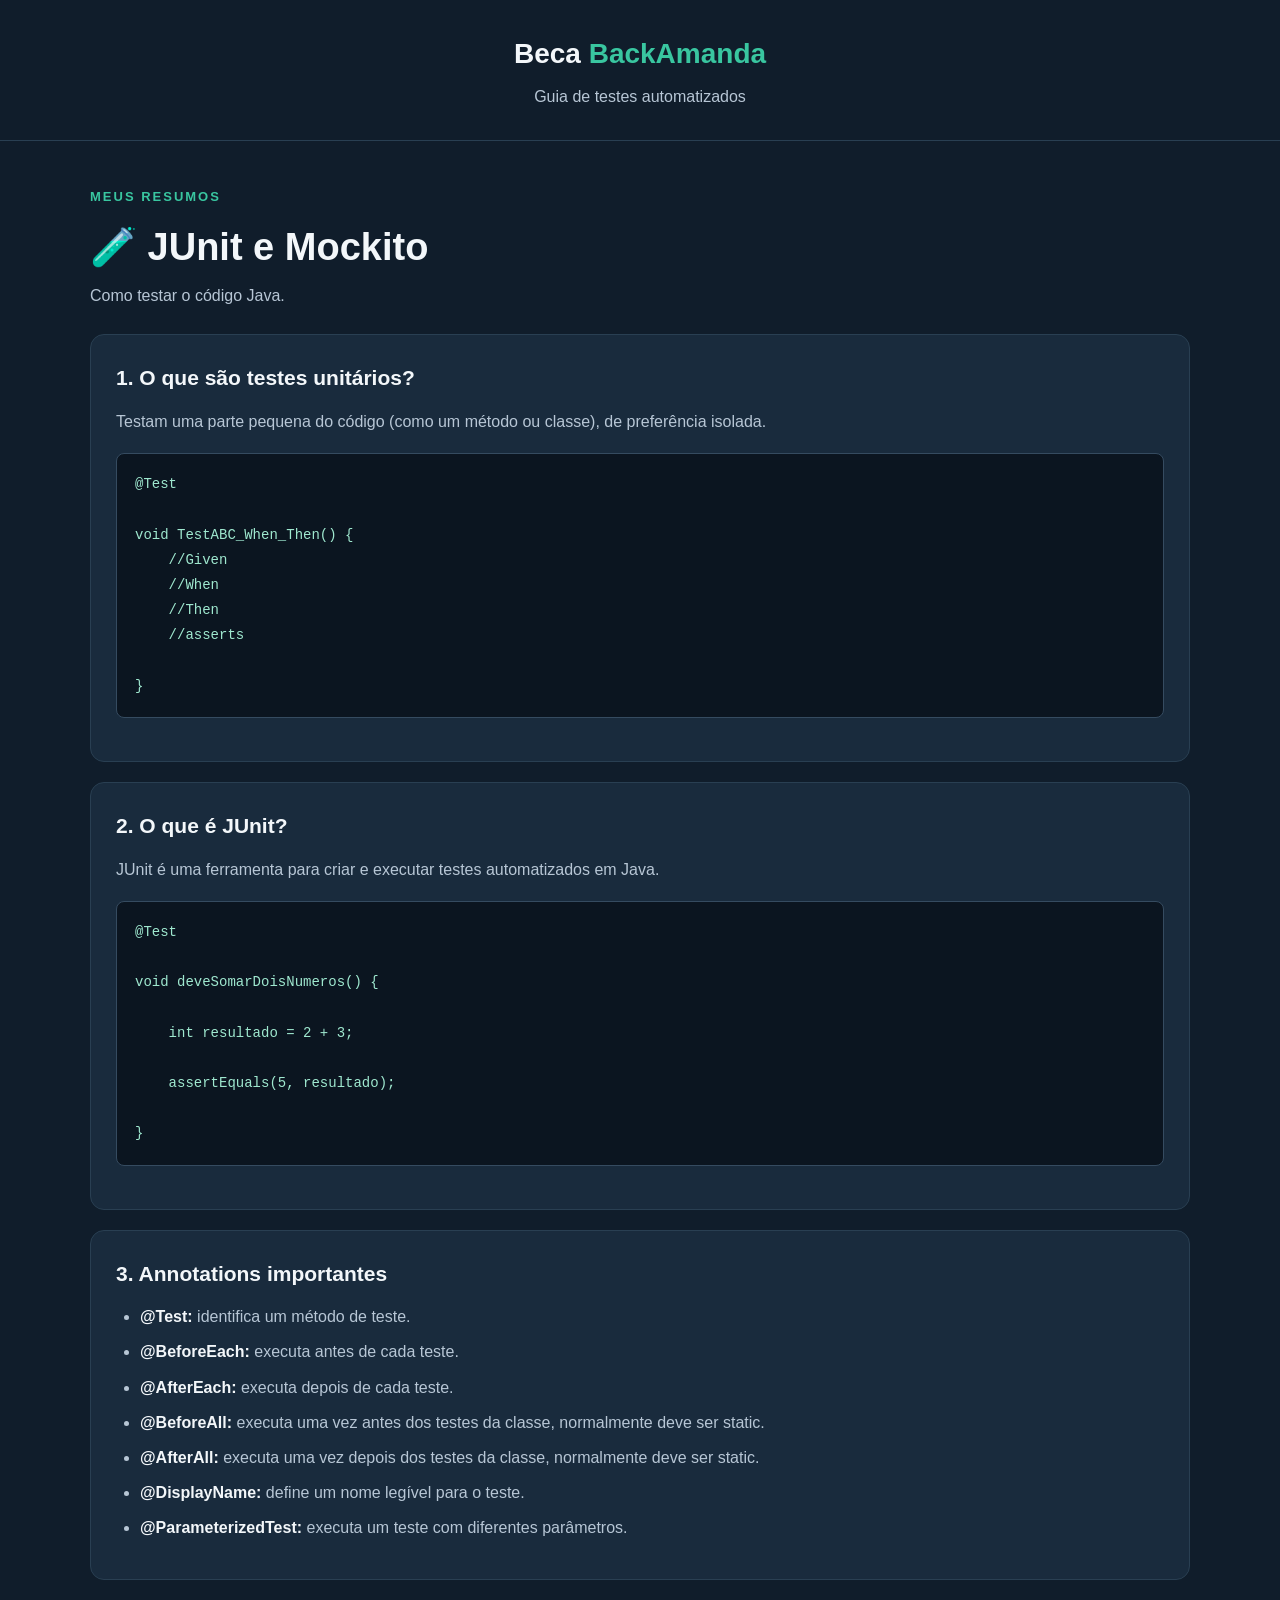
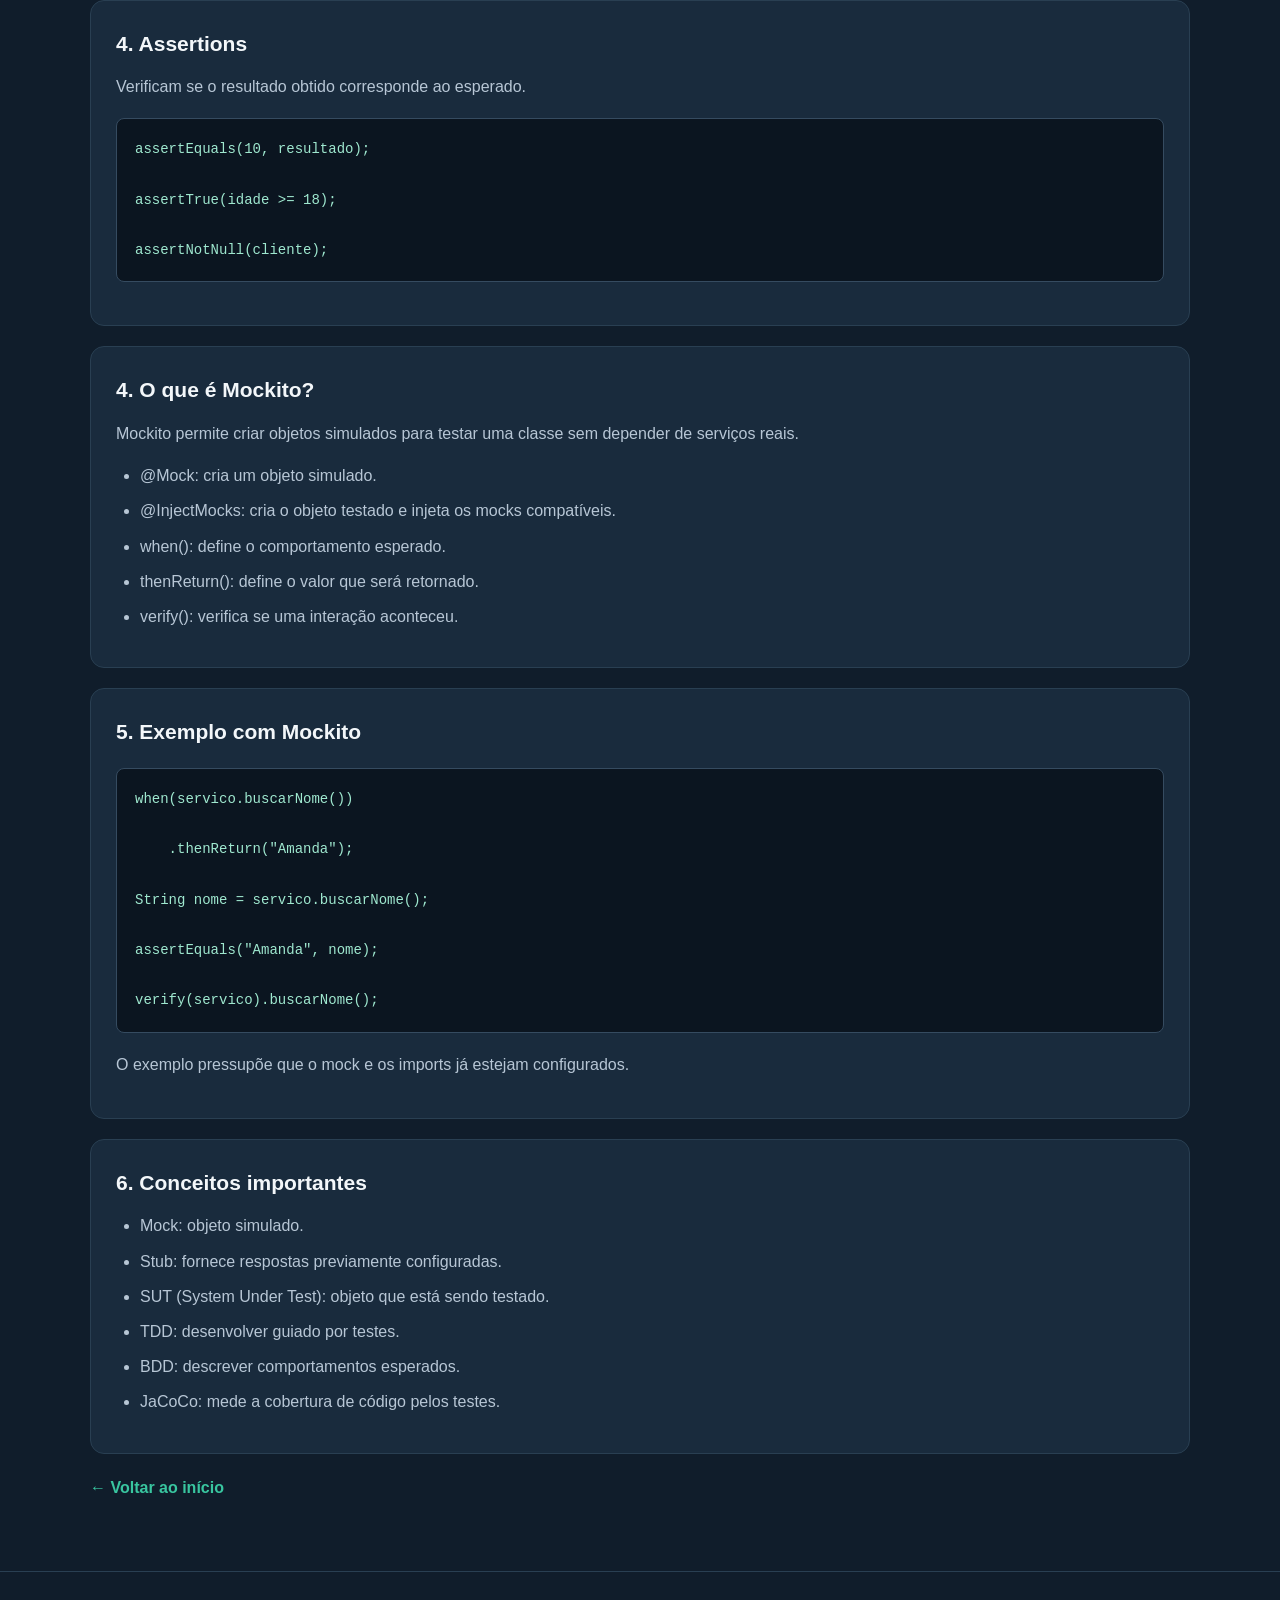
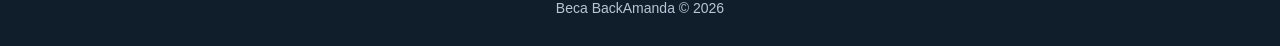
<file: junit-mockito.html>
<!DOCTYPE html>
<html lang="pt-BR">
<head>
    <meta charset="UTF-8">
    <meta name="viewport" content="width=device-width, initial-scale=1.0">
    <title>JUnit e Mockito | Beca BackAmanda</title>
    <link rel="stylesheet" href="style.css">
</head>
<body>
<header class="cabecalho">
    <a href="index.html" class="logo">Beca <span>BackAmanda</span></a>
    <p>Guia de testes automatizados</p>
</header>
<main class="estudos">
    <p class="destaque">MEUS RESUMOS</p>
    <h1>🧪 JUnit e Mockito</h1>
    <p class="subtitulo">Como testar o código Java.</p>
    <article class="cartao">
        <h2>1. O que são testes unitários?</h2>
        <p>Testam uma parte pequena do código (como um método ou classe), de preferência isolada.</p>
        <pre><code>@Test

void TestABC_When_Then() {
    //Given
    //When
    //Then
    //asserts

}</code></pre>
    </article>
    <article class="cartao">
        <h2>2. O que é JUnit?</h2>
        <p>JUnit é uma ferramenta para criar e executar testes automatizados em Java.</p>
        <pre><code>@Test

void deveSomarDoisNumeros() {

    int resultado = 2 + 3;

    assertEquals(5, resultado);

}</code></pre>
    </article>
    <article class="cartao">
        <h2>3. Annotations importantes</h2>
        <ul>
            <li><strong>@Test:</strong> identifica um método de teste.</li>
            <li><strong>@BeforeEach:</strong> executa antes de cada teste.</li>
            <li><strong>@AfterEach:</strong> executa depois de cada teste.</li>
            <li><strong>@BeforeAll:</strong> executa uma vez antes dos testes da classe, normalmente deve ser static.</li>
            <li><strong>@AfterAll:</strong> executa uma vez depois dos testes da classe, normalmente deve ser static.</li>
            <li><strong>@DisplayName:</strong> define um nome legível para o teste.</li>
            <li><strong>@ParameterizedTest:</strong> executa um teste com diferentes parâmetros.</li>
        </ul>
    </article>
    <article class="cartao">
        <h2>4. Assertions</h2>
        <p>Verificam se o resultado obtido corresponde ao esperado.</p>
        <pre><code>assertEquals(10, resultado);

assertTrue(idade >= 18);

assertNotNull(cliente);</code></pre>
    </article>
    <article class="cartao">
        <h2>4. O que é Mockito?</h2>
        <p>Mockito permite criar objetos simulados para testar uma classe sem depender de serviços reais.</p>
        <ul>
            <li>@Mock: cria um objeto simulado.</li>
            <li>@InjectMocks: cria o objeto testado e injeta os mocks compatíveis.</li>
            <li>when(): define o comportamento esperado.</li>
            <li>thenReturn(): define o valor que será retornado.</li>
            <li>verify(): verifica se uma interação aconteceu.</li>
        </ul>
    </article>
    <article class="cartao">
        <h2>5. Exemplo com Mockito</h2>
        <pre><code>when(servico.buscarNome())

    .thenReturn("Amanda");

String nome = servico.buscarNome();

assertEquals("Amanda", nome);

verify(servico).buscarNome();</code></pre>
        <p>O exemplo pressupõe que o mock e os imports já estejam configurados.</p>
    </article>
    <article class="cartao">
        <h2>6. Conceitos importantes</h2>
        <ul>
            <li>Mock: objeto simulado.</li>
            <li>Stub: fornece respostas previamente configuradas.</li>
            <li>SUT (System Under Test): objeto que está sendo testado.</li>
            <li>TDD: desenvolver guiado por testes.</li>
            <li>BDD: descrever comportamentos esperados.</li>
            <li>JaCoCo: mede a cobertura de código pelos testes.</li>
        </ul>
    </article>
    <p><a href="index.html" class="link-cartao">← Voltar ao início</a></p>
</main>
<footer>
    <p>Beca BackAmanda © 2026</p>
</footer>
</body>
</html>
</file>
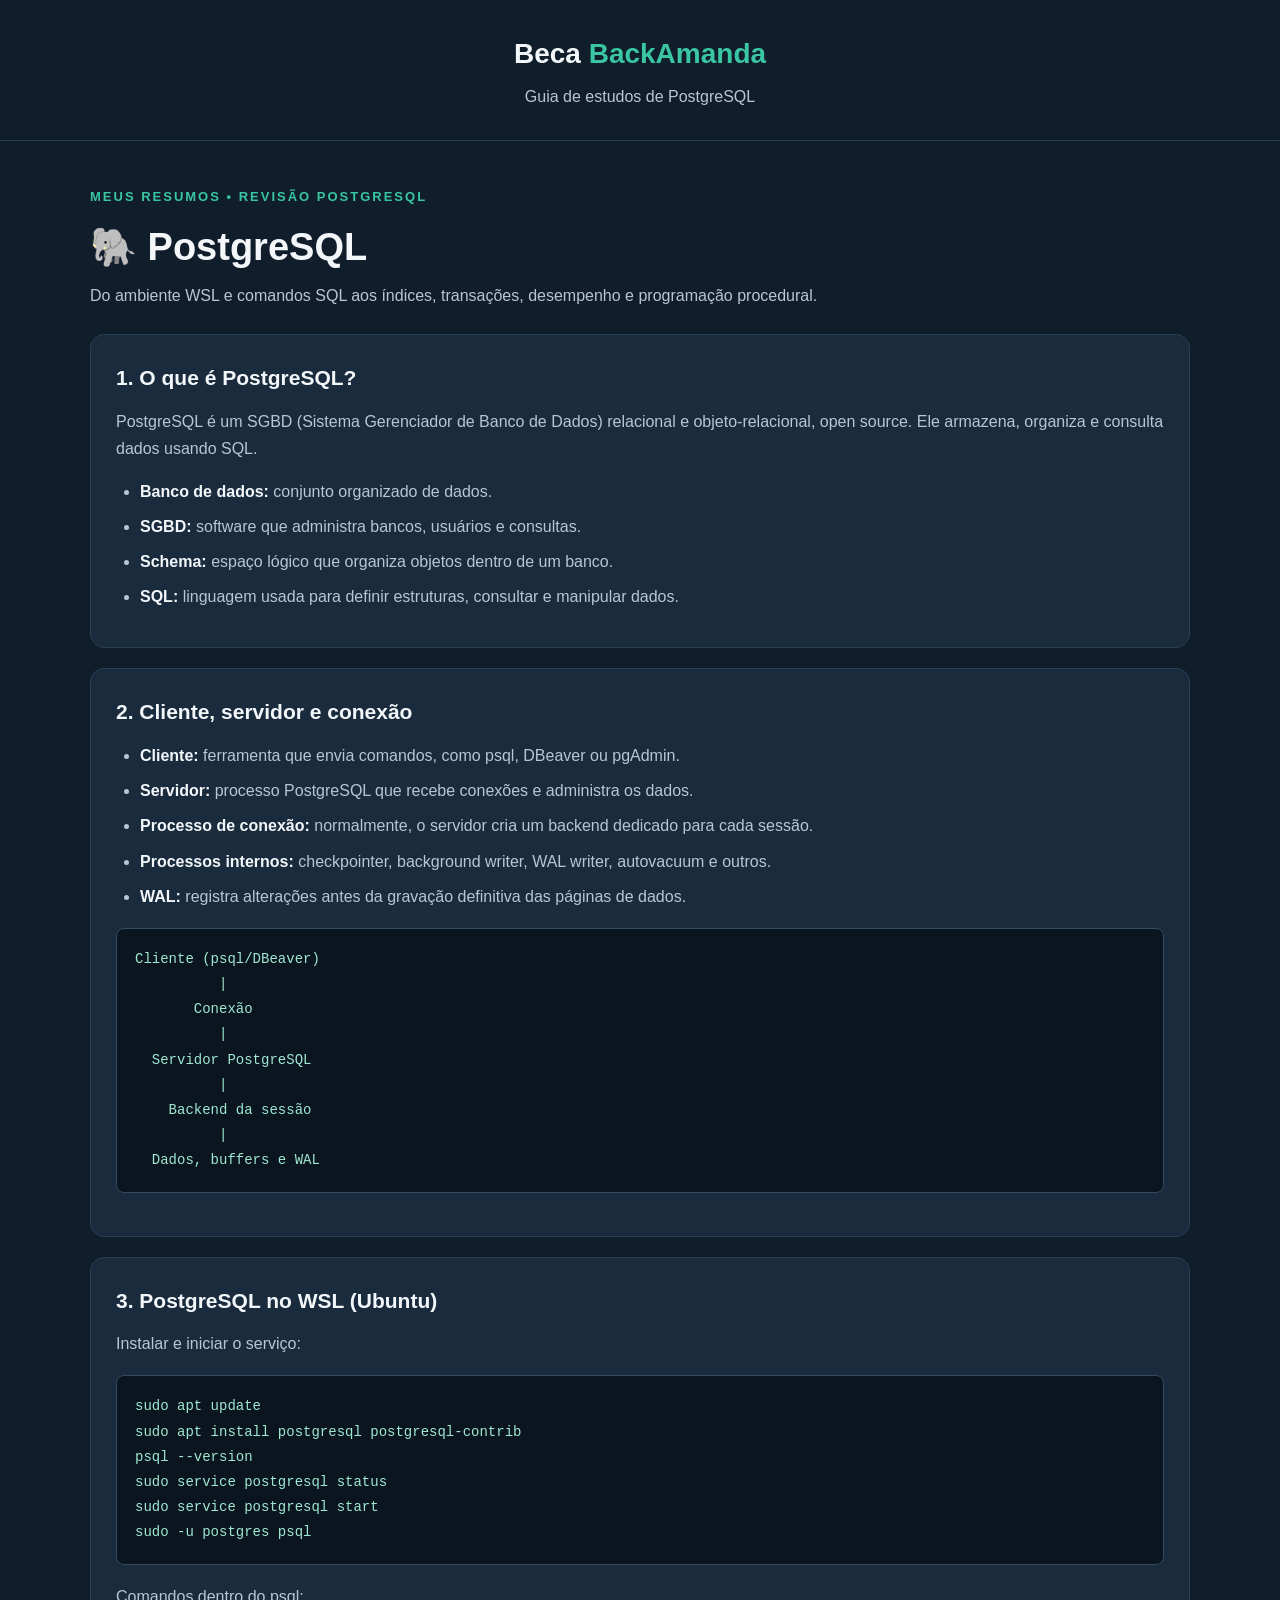
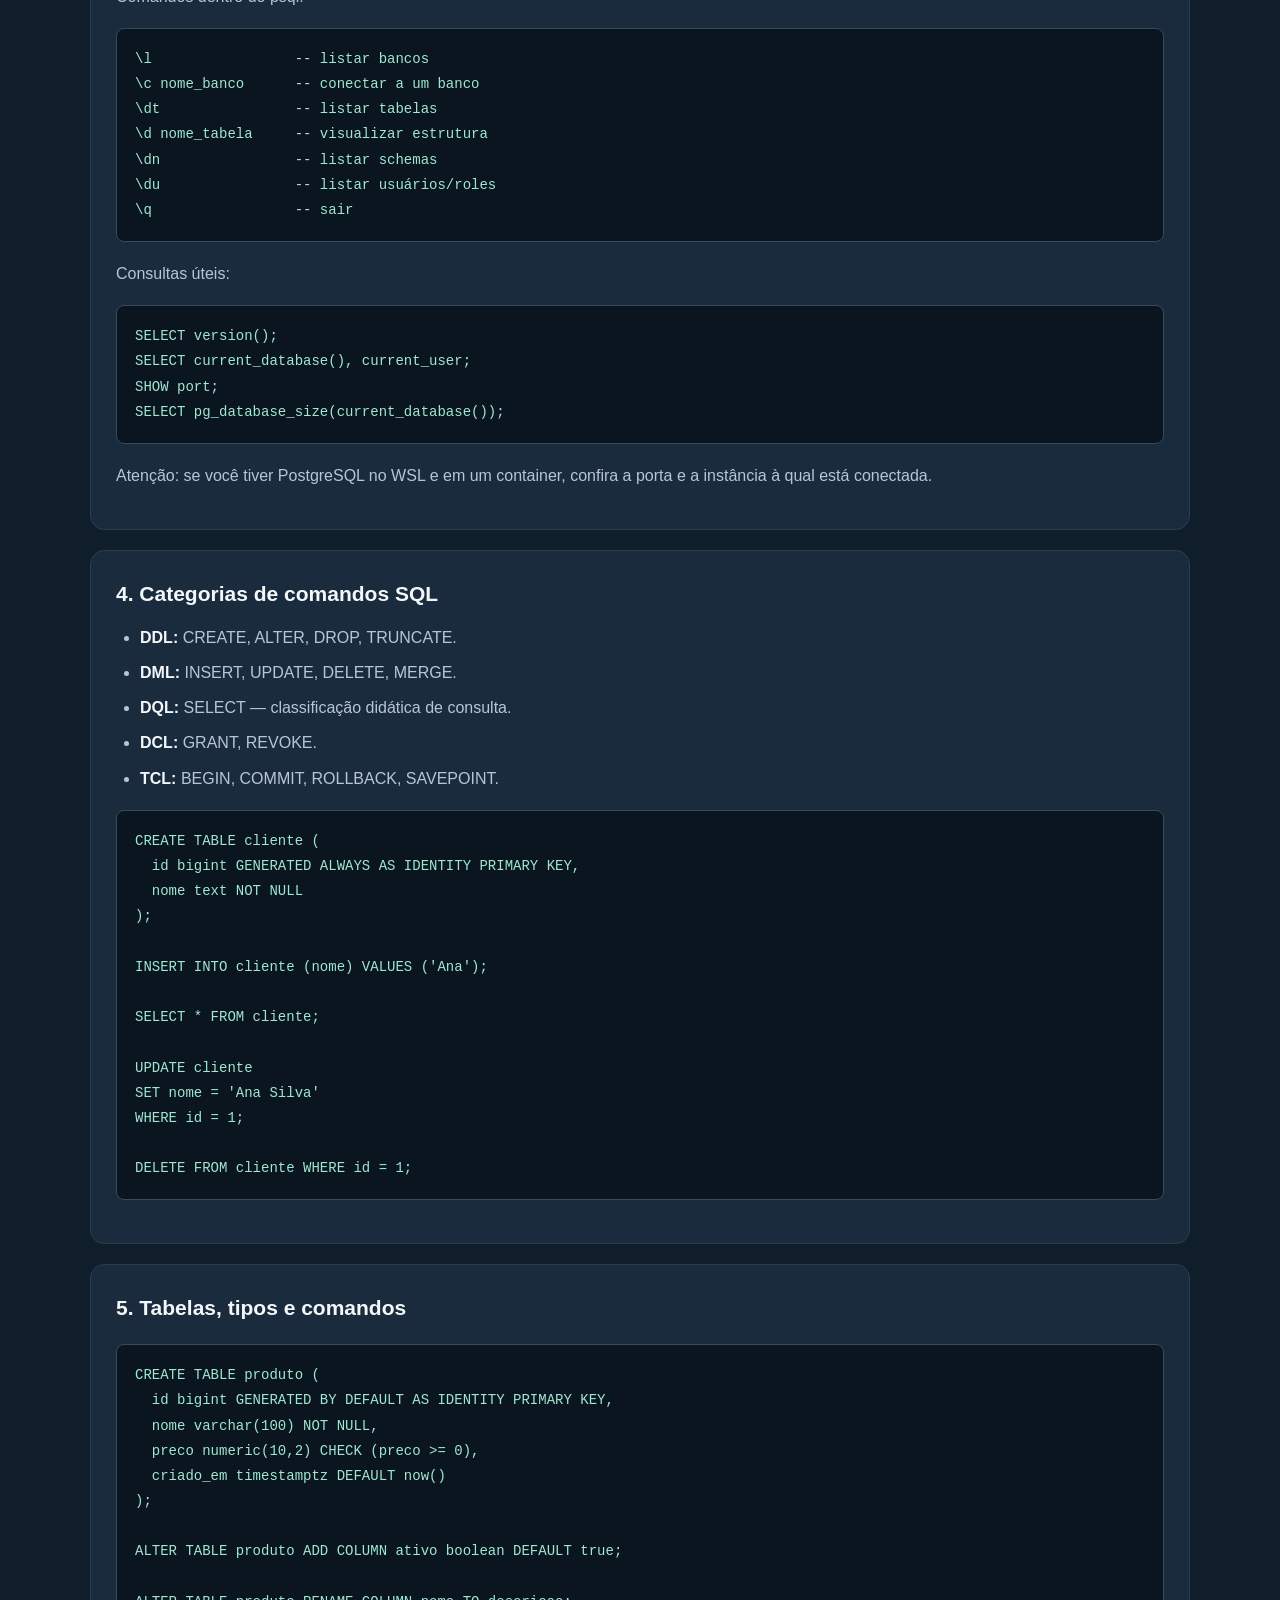
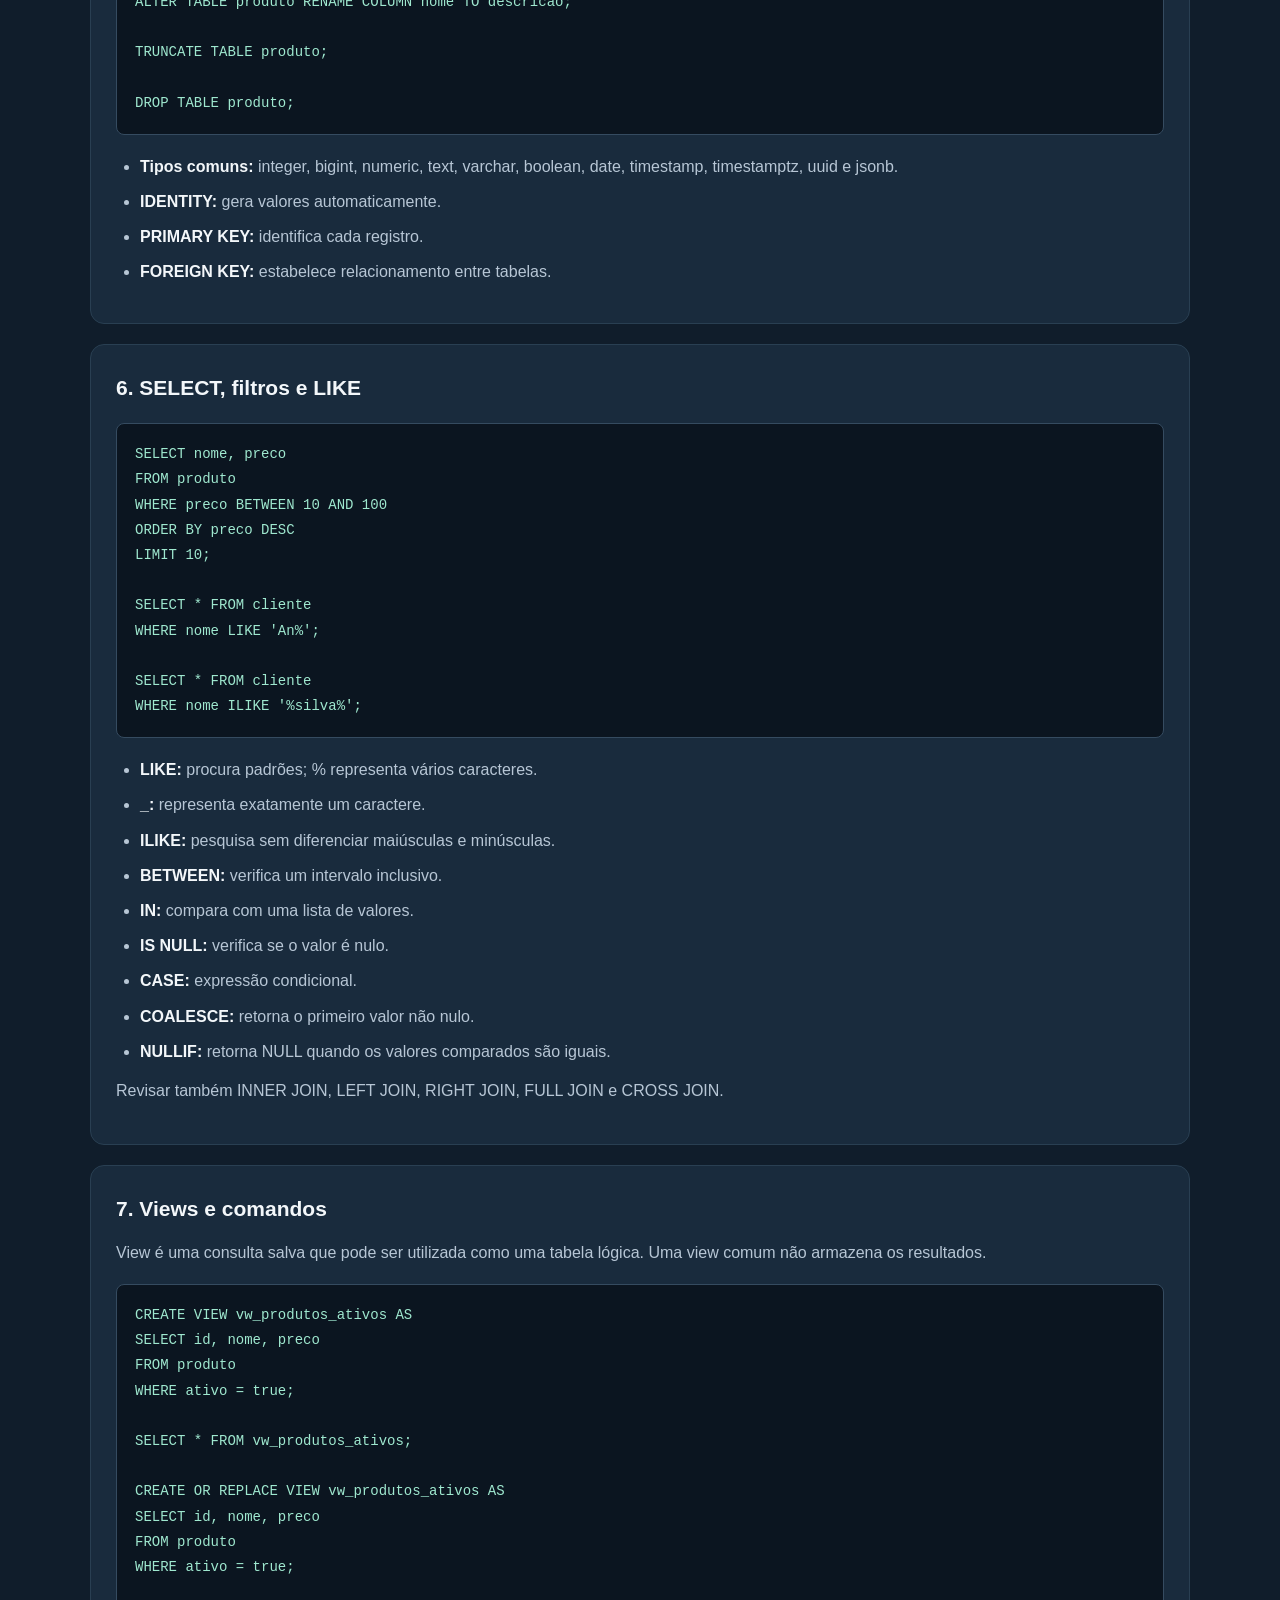
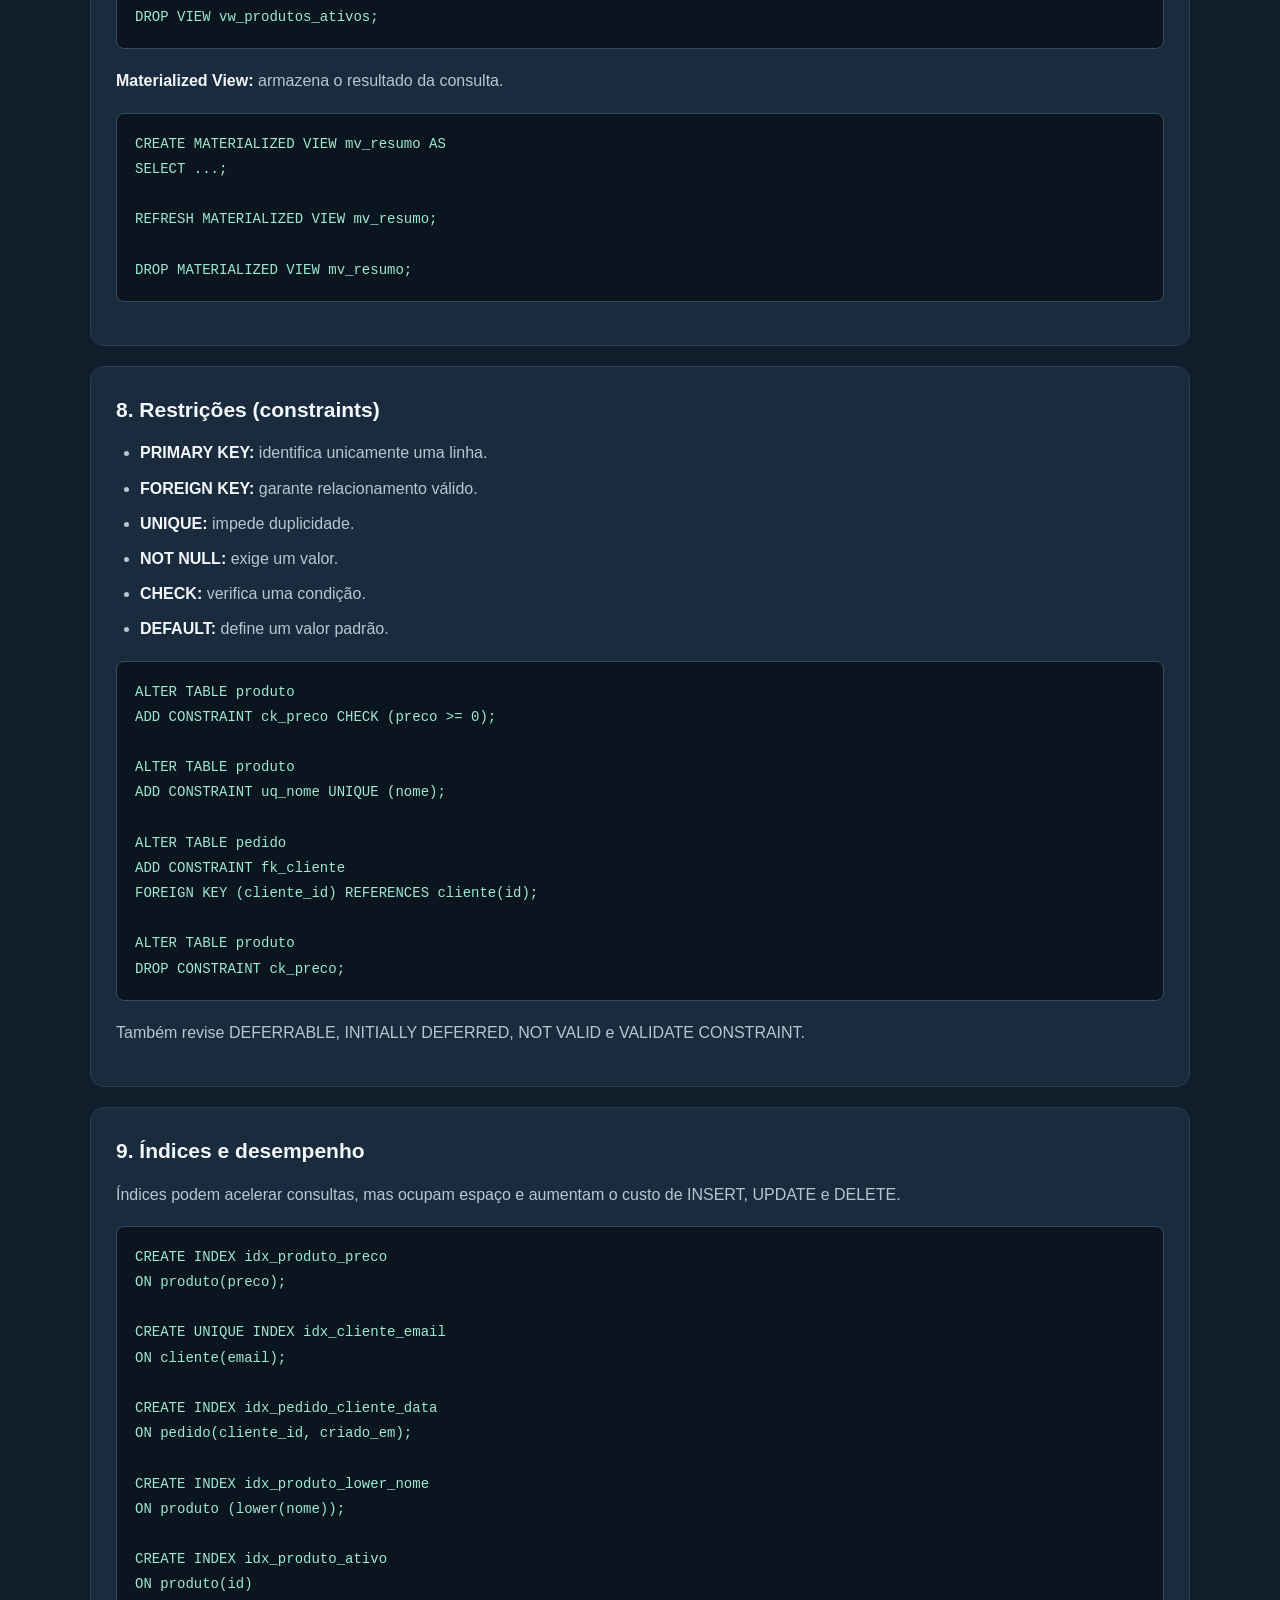
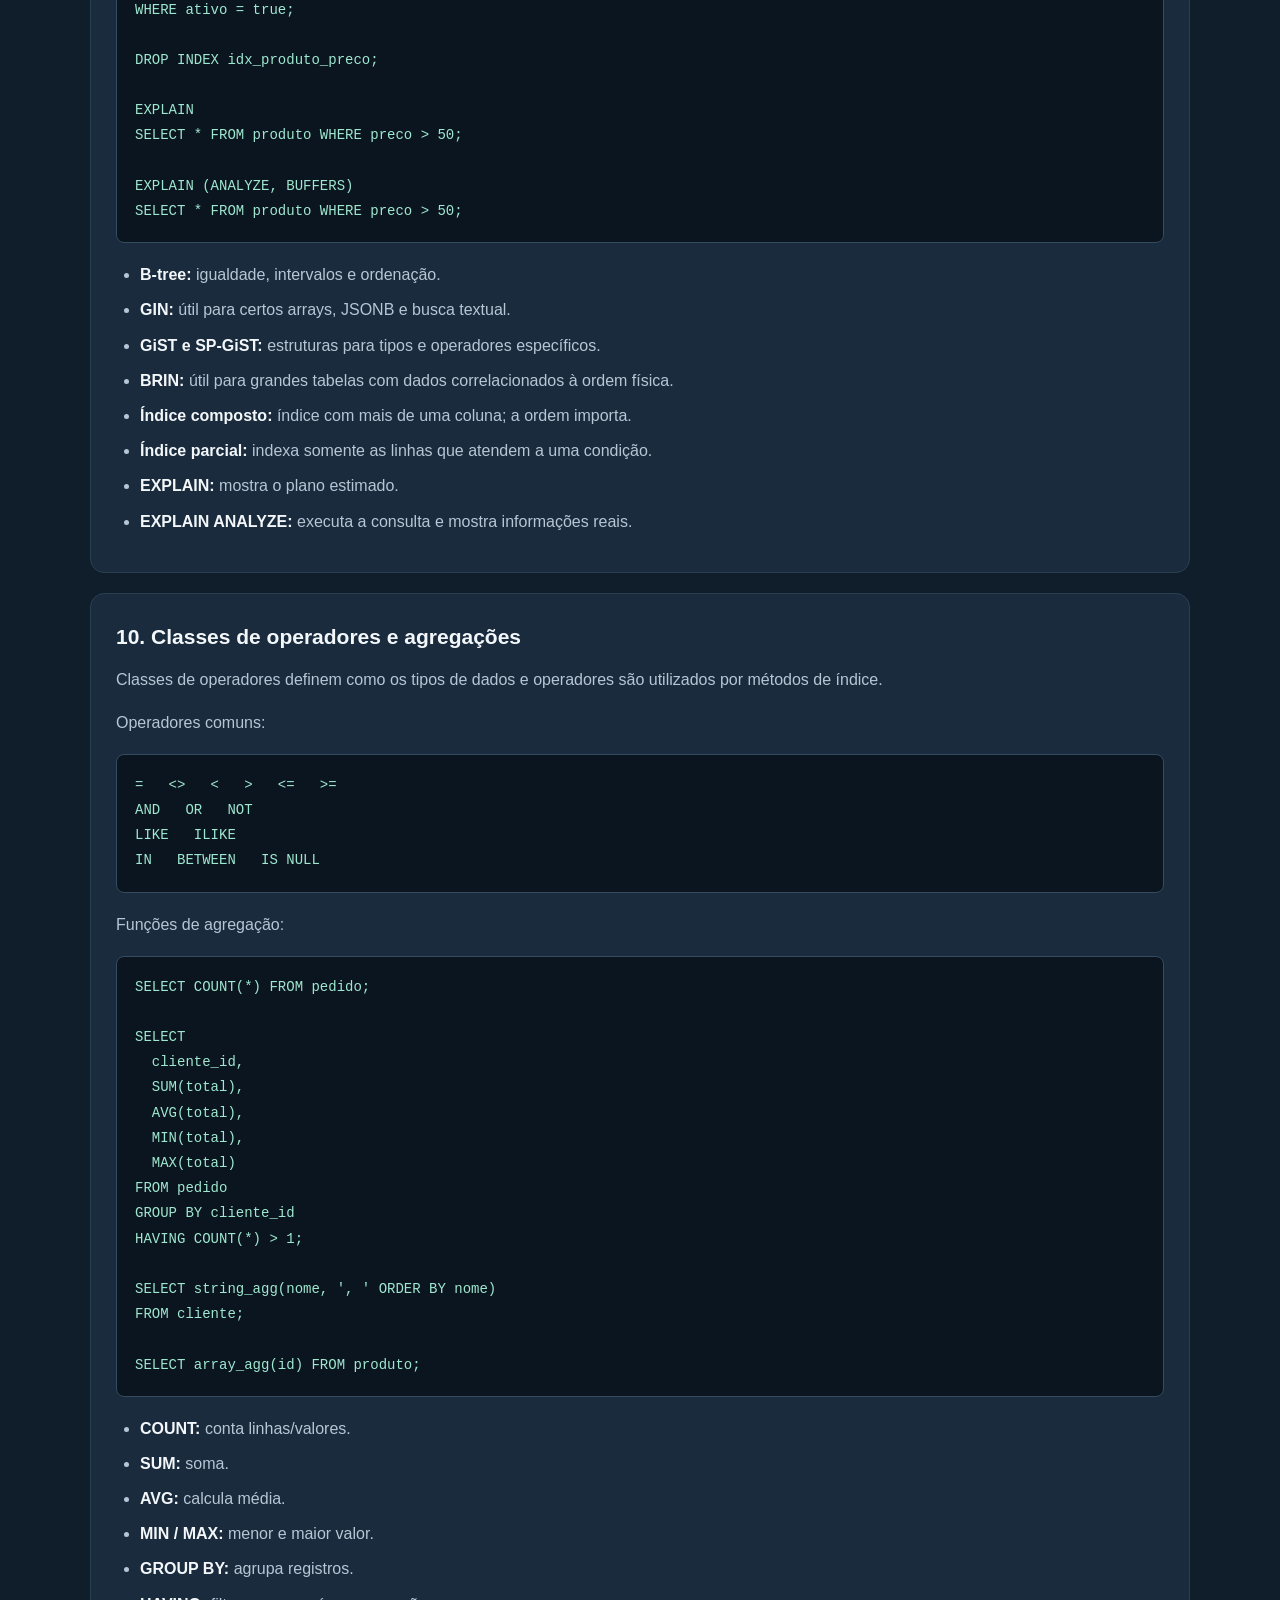
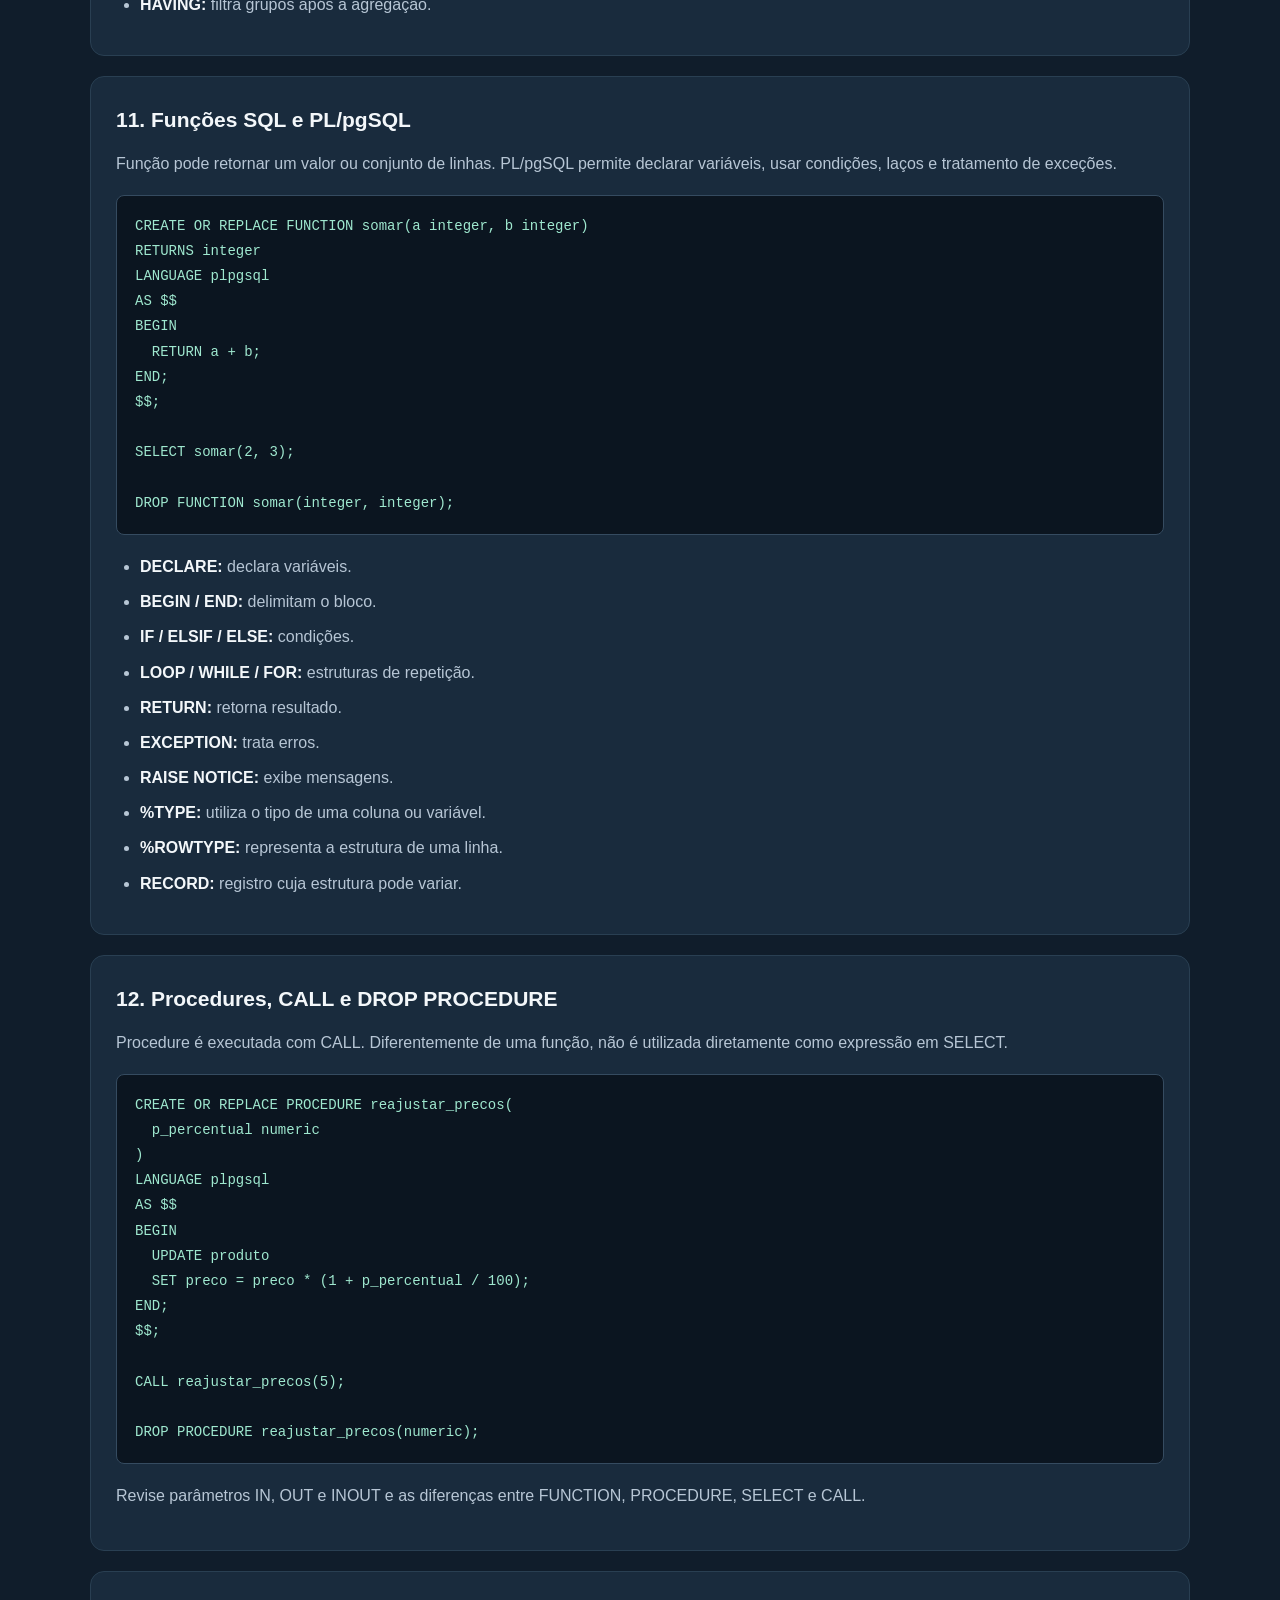
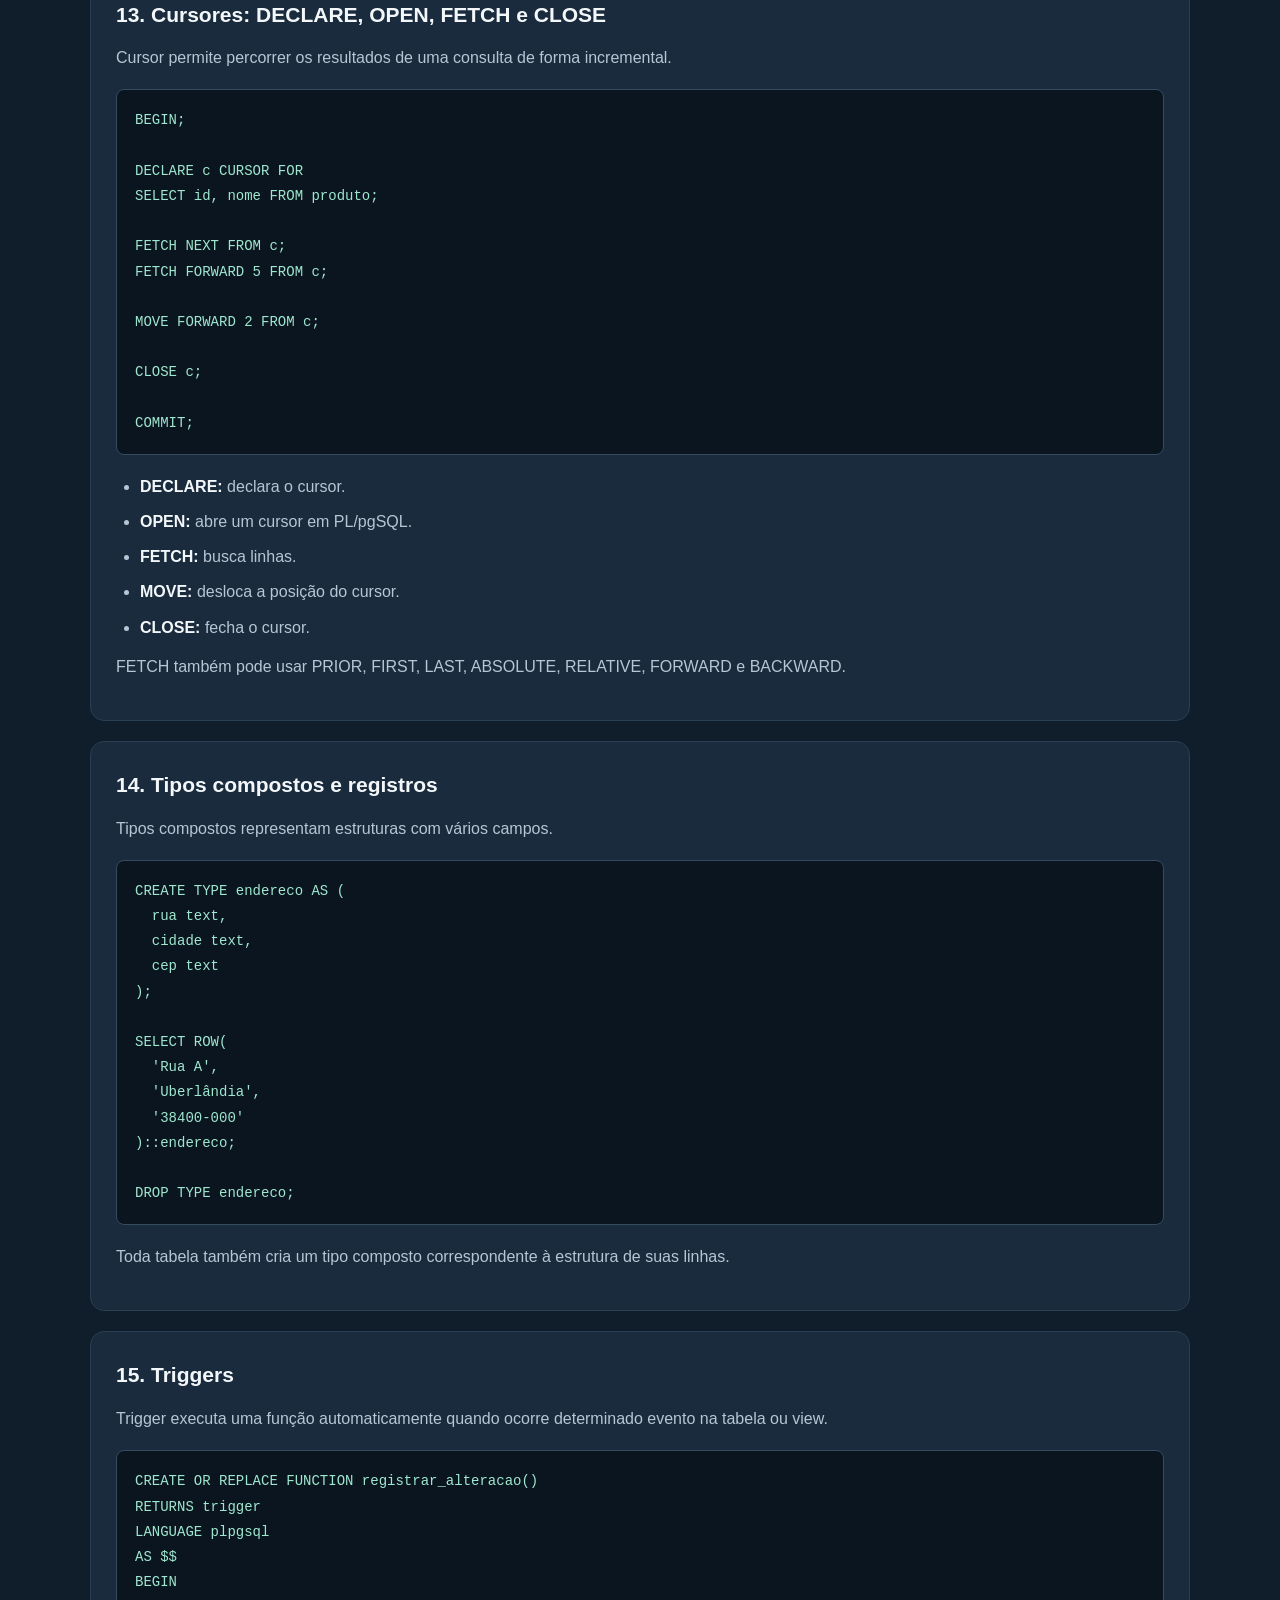
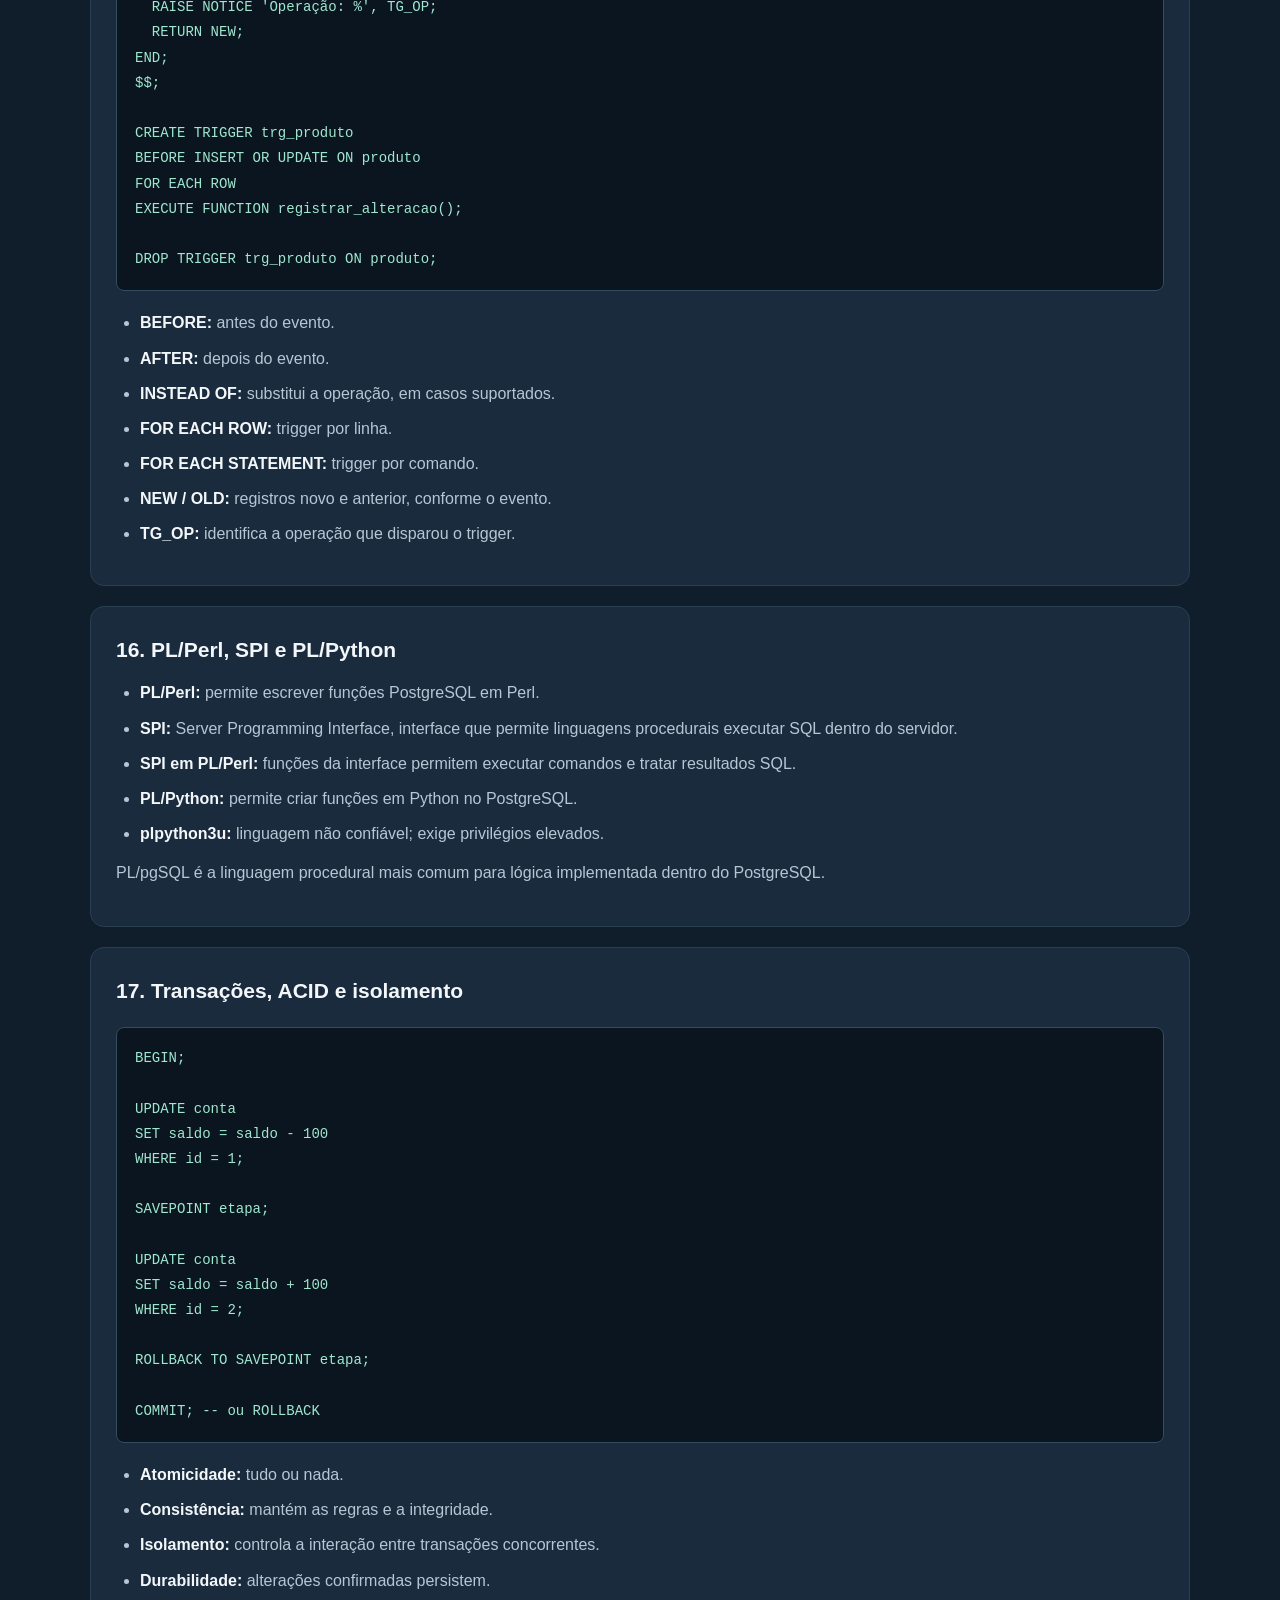
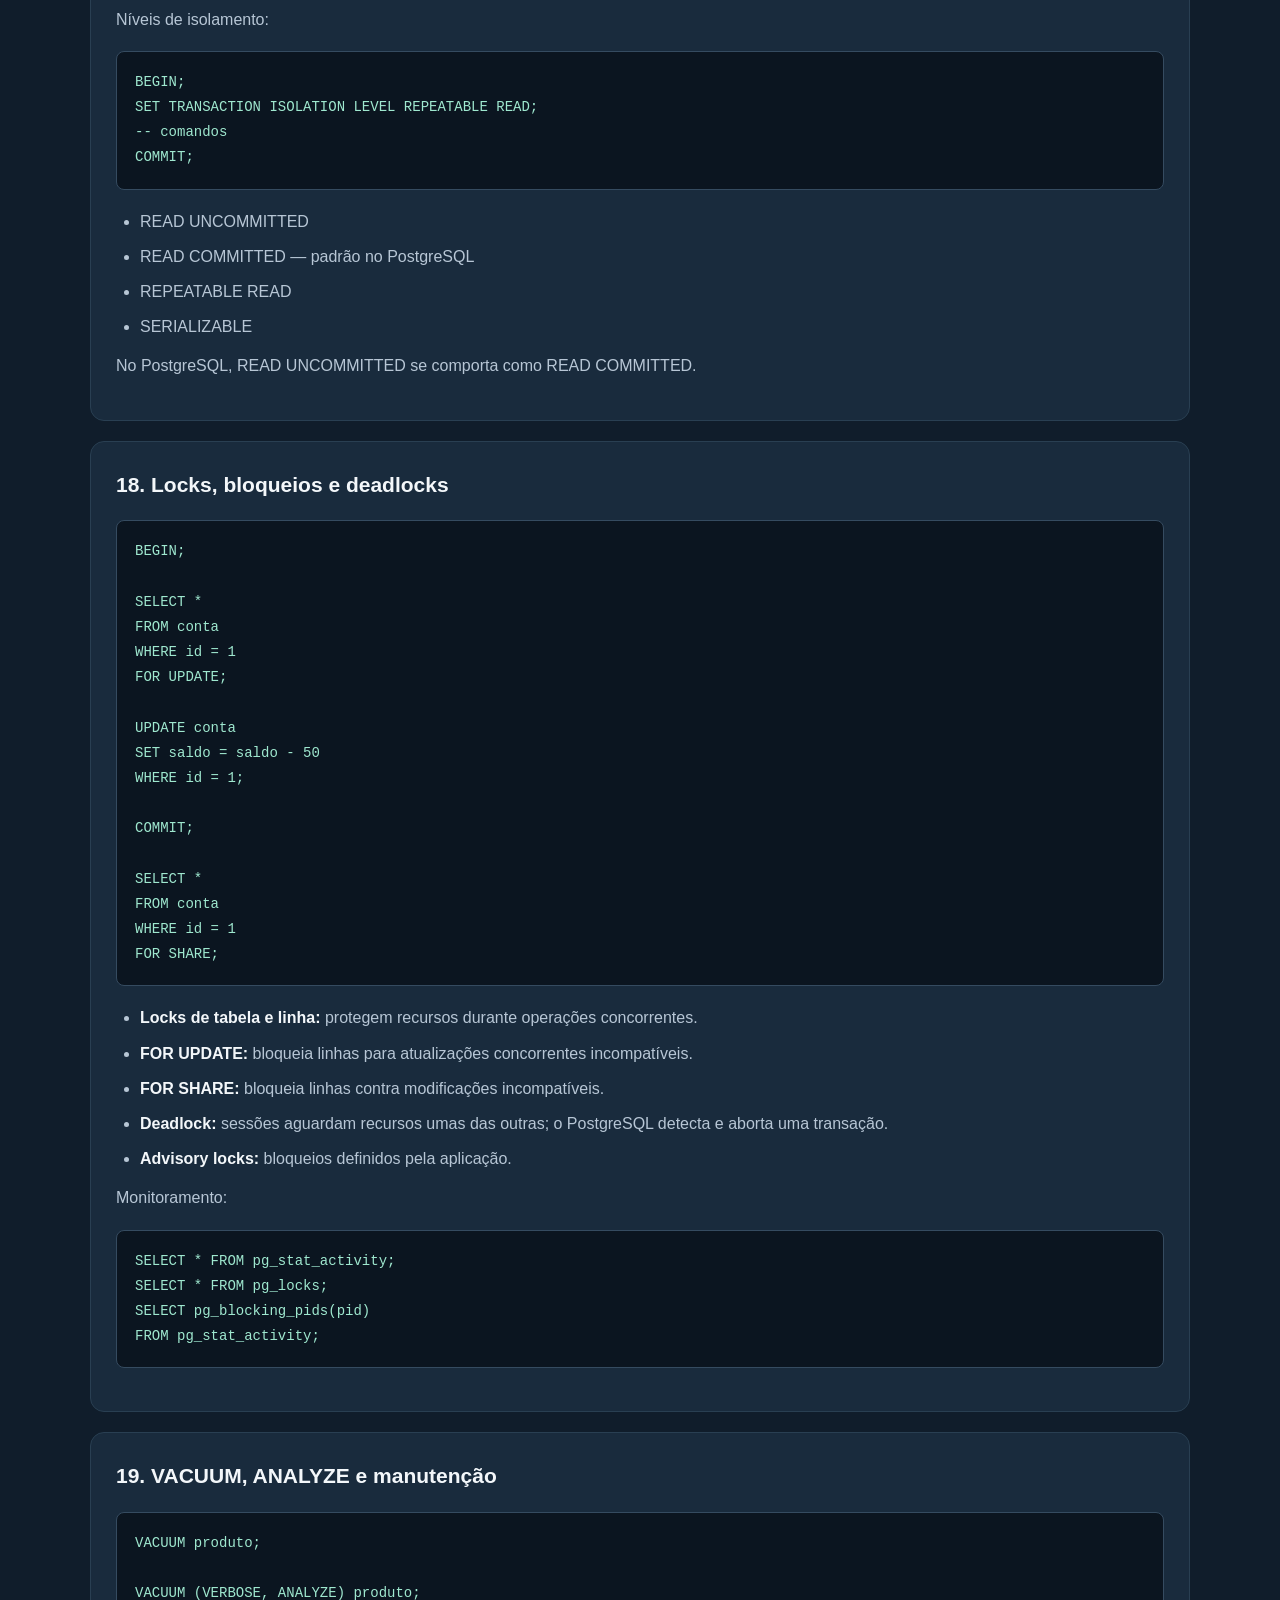
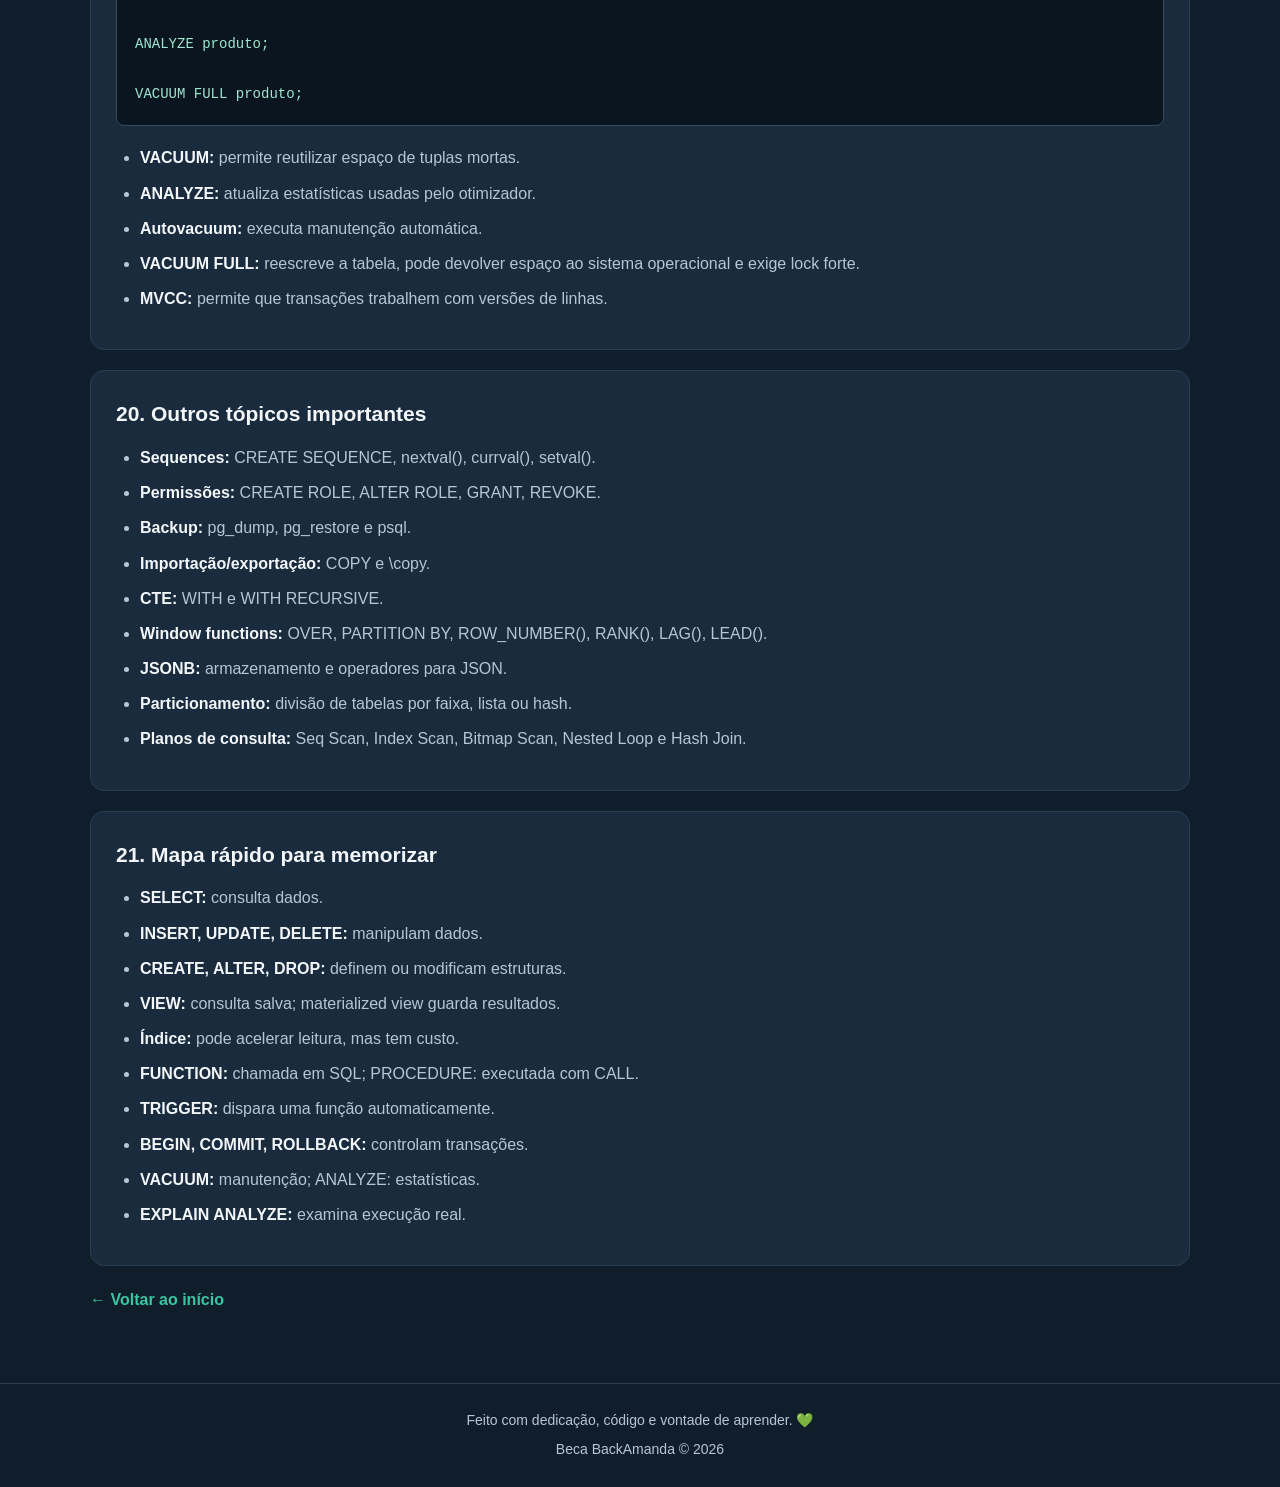
<file: postgresql.html>
<!DOCTYPE html>
<html lang="pt-BR">
<head>
    <meta charset="UTF-8">
    <meta name="viewport" content="width=device-width, initial-scale=1.0">
    <title>PostgreSQL | Beca BackAmanda</title>
    <link rel="stylesheet" href="style.css">
</head>
<body>

<header class="cabecalho">
    <a href="index.html" class="logo">Beca <span>BackAmanda</span></a>
    <p>Guia de estudos de PostgreSQL</p>
</header>

<main class="estudos">
    <p class="destaque">MEUS RESUMOS • REVISÃO POSTGRESQL</p>

    <h1>🐘 PostgreSQL</h1>

    <p class="subtitulo">
        Do ambiente WSL e comandos SQL aos índices,
        transações, desempenho e programação procedural.
    </p>

    <article class="cartao">
        <h2>1. O que é PostgreSQL?</h2>

        <p>
            PostgreSQL é um SGBD (Sistema Gerenciador de Banco de Dados)
            relacional e objeto-relacional, open source. Ele armazena,
            organiza e consulta dados usando SQL.
        </p>

        <ul>
            <li><strong>Banco de dados:</strong> conjunto organizado de dados.</li>
            <li><strong>SGBD:</strong> software que administra bancos, usuários e consultas.</li>
            <li><strong>Schema:</strong> espaço lógico que organiza objetos dentro de um banco.</li>
            <li><strong>SQL:</strong> linguagem usada para definir estruturas, consultar e manipular dados.</li>
        </ul>
    </article>

    <article class="cartao">
        <h2>2. Cliente, servidor e conexão</h2>

        <ul>
            <li><strong>Cliente:</strong> ferramenta que envia comandos, como psql, DBeaver ou pgAdmin.</li>
            <li><strong>Servidor:</strong> processo PostgreSQL que recebe conexões e administra os dados.</li>
            <li><strong>Processo de conexão:</strong> normalmente, o servidor cria um backend dedicado para cada sessão.</li>
            <li><strong>Processos internos:</strong> checkpointer, background writer, WAL writer, autovacuum e outros.</li>
            <li><strong>WAL:</strong> registra alterações antes da gravação definitiva das páginas de dados.</li>
        </ul>

        <pre><code>Cliente (psql/DBeaver)
          |
       Conexão
          |
  Servidor PostgreSQL
          |
    Backend da sessão
          |
  Dados, buffers e WAL</code></pre>
    </article>

    <article class="cartao">
        <h2>3. PostgreSQL no WSL (Ubuntu)</h2>

        <p>Instalar e iniciar o serviço:</p>

        <pre><code>sudo apt update
sudo apt install postgresql postgresql-contrib
psql --version
sudo service postgresql status
sudo service postgresql start
sudo -u postgres psql</code></pre>

        <p>Comandos dentro do psql:</p>

        <pre><code>\l                 -- listar bancos
\c nome_banco      -- conectar a um banco
\dt                -- listar tabelas
\d nome_tabela     -- visualizar estrutura
\dn                -- listar schemas
\du                -- listar usuários/roles
\q                 -- sair</code></pre>

        <p>Consultas úteis:</p>

        <pre><code>SELECT version();
SELECT current_database(), current_user;
SHOW port;
SELECT pg_database_size(current_database());</code></pre>

        <p>
            Atenção: se você tiver PostgreSQL no WSL e em um container,
            confira a porta e a instância à qual está conectada.
        </p>
    </article>

    <article class="cartao">
        <h2>4. Categorias de comandos SQL</h2>

        <ul>
            <li><strong>DDL:</strong> CREATE, ALTER, DROP, TRUNCATE.</li>
            <li><strong>DML:</strong> INSERT, UPDATE, DELETE, MERGE.</li>
            <li><strong>DQL:</strong> SELECT — classificação didática de consulta.</li>
            <li><strong>DCL:</strong> GRANT, REVOKE.</li>
            <li><strong>TCL:</strong> BEGIN, COMMIT, ROLLBACK, SAVEPOINT.</li>
        </ul>

        <pre><code>CREATE TABLE cliente (
  id bigint GENERATED ALWAYS AS IDENTITY PRIMARY KEY,
  nome text NOT NULL
);

INSERT INTO cliente (nome) VALUES ('Ana');

SELECT * FROM cliente;

UPDATE cliente
SET nome = 'Ana Silva'
WHERE id = 1;

DELETE FROM cliente WHERE id = 1;</code></pre>
    </article>

    <article class="cartao">
        <h2>5. Tabelas, tipos e comandos</h2>

        <pre><code>CREATE TABLE produto (
  id bigint GENERATED BY DEFAULT AS IDENTITY PRIMARY KEY,
  nome varchar(100) NOT NULL,
  preco numeric(10,2) CHECK (preco >= 0),
  criado_em timestamptz DEFAULT now()
);

ALTER TABLE produto ADD COLUMN ativo boolean DEFAULT true;

ALTER TABLE produto RENAME COLUMN nome TO descricao;

TRUNCATE TABLE produto;

DROP TABLE produto;</code></pre>

        <ul>
            <li><strong>Tipos comuns:</strong> integer, bigint, numeric, text, varchar, boolean, date, timestamp, timestamptz, uuid e jsonb.</li>
            <li><strong>IDENTITY:</strong> gera valores automaticamente.</li>
            <li><strong>PRIMARY KEY:</strong> identifica cada registro.</li>
            <li><strong>FOREIGN KEY:</strong> estabelece relacionamento entre tabelas.</li>
        </ul>
    </article>

    <article class="cartao">
        <h2>6. SELECT, filtros e LIKE</h2>

        <pre><code>SELECT nome, preco
FROM produto
WHERE preco BETWEEN 10 AND 100
ORDER BY preco DESC
LIMIT 10;

SELECT * FROM cliente
WHERE nome LIKE 'An%';

SELECT * FROM cliente
WHERE nome ILIKE '%silva%';</code></pre>

        <ul>
            <li><strong>LIKE:</strong> procura padrões; % representa vários caracteres.</li>
            <li><strong>_:</strong> representa exatamente um caractere.</li>
            <li><strong>ILIKE:</strong> pesquisa sem diferenciar maiúsculas e minúsculas.</li>
            <li><strong>BETWEEN:</strong> verifica um intervalo inclusivo.</li>
            <li><strong>IN:</strong> compara com uma lista de valores.</li>
            <li><strong>IS NULL:</strong> verifica se o valor é nulo.</li>
            <li><strong>CASE:</strong> expressão condicional.</li>
            <li><strong>COALESCE:</strong> retorna o primeiro valor não nulo.</li>
            <li><strong>NULLIF:</strong> retorna NULL quando os valores comparados são iguais.</li>
        </ul>

        <p>Revisar também INNER JOIN, LEFT JOIN, RIGHT JOIN, FULL JOIN e CROSS JOIN.</p>
    </article>

    <article class="cartao">
        <h2>7. Views e comandos</h2>

        <p>
            View é uma consulta salva que pode ser utilizada como uma tabela lógica.
            Uma view comum não armazena os resultados.
        </p>

        <pre><code>CREATE VIEW vw_produtos_ativos AS
SELECT id, nome, preco
FROM produto
WHERE ativo = true;

SELECT * FROM vw_produtos_ativos;

CREATE OR REPLACE VIEW vw_produtos_ativos AS
SELECT id, nome, preco
FROM produto
WHERE ativo = true;

DROP VIEW vw_produtos_ativos;</code></pre>

        <p><strong>Materialized View:</strong> armazena o resultado da consulta.</p>

        <pre><code>CREATE MATERIALIZED VIEW mv_resumo AS
SELECT ...;

REFRESH MATERIALIZED VIEW mv_resumo;

DROP MATERIALIZED VIEW mv_resumo;</code></pre>
    </article>

    <article class="cartao">
        <h2>8. Restrições (constraints)</h2>

        <ul>
            <li><strong>PRIMARY KEY:</strong> identifica unicamente uma linha.</li>
            <li><strong>FOREIGN KEY:</strong> garante relacionamento válido.</li>
            <li><strong>UNIQUE:</strong> impede duplicidade.</li>
            <li><strong>NOT NULL:</strong> exige um valor.</li>
            <li><strong>CHECK:</strong> verifica uma condição.</li>
            <li><strong>DEFAULT:</strong> define um valor padrão.</li>
        </ul>

        <pre><code>ALTER TABLE produto
ADD CONSTRAINT ck_preco CHECK (preco >= 0);

ALTER TABLE produto
ADD CONSTRAINT uq_nome UNIQUE (nome);

ALTER TABLE pedido
ADD CONSTRAINT fk_cliente
FOREIGN KEY (cliente_id) REFERENCES cliente(id);

ALTER TABLE produto
DROP CONSTRAINT ck_preco;</code></pre>

        <p>
            Também revise DEFERRABLE, INITIALLY DEFERRED,
            NOT VALID e VALIDATE CONSTRAINT.
        </p>
    </article>

    <article class="cartao">
        <h2>9. Índices e desempenho</h2>

        <p>
            Índices podem acelerar consultas, mas ocupam espaço e aumentam
            o custo de INSERT, UPDATE e DELETE.
        </p>

        <pre><code>CREATE INDEX idx_produto_preco
ON produto(preco);

CREATE UNIQUE INDEX idx_cliente_email
ON cliente(email);

CREATE INDEX idx_pedido_cliente_data
ON pedido(cliente_id, criado_em);

CREATE INDEX idx_produto_lower_nome
ON produto (lower(nome));

CREATE INDEX idx_produto_ativo
ON produto(id)
WHERE ativo = true;

DROP INDEX idx_produto_preco;

EXPLAIN
SELECT * FROM produto WHERE preco > 50;

EXPLAIN (ANALYZE, BUFFERS)
SELECT * FROM produto WHERE preco > 50;</code></pre>

        <ul>
            <li><strong>B-tree:</strong> igualdade, intervalos e ordenação.</li>
            <li><strong>GIN:</strong> útil para certos arrays, JSONB e busca textual.</li>
            <li><strong>GiST e SP-GiST:</strong> estruturas para tipos e operadores específicos.</li>
            <li><strong>BRIN:</strong> útil para grandes tabelas com dados correlacionados à ordem física.</li>
            <li><strong>Índice composto:</strong> índice com mais de uma coluna; a ordem importa.</li>
            <li><strong>Índice parcial:</strong> indexa somente as linhas que atendem a uma condição.</li>
            <li><strong>EXPLAIN:</strong> mostra o plano estimado.</li>
            <li><strong>EXPLAIN ANALYZE:</strong> executa a consulta e mostra informações reais.</li>
        </ul>
    </article>

    <article class="cartao">
        <h2>10. Classes de operadores e agregações</h2>

        <p>
            Classes de operadores definem como os tipos de dados e operadores
            são utilizados por métodos de índice.
        </p>

        <p>Operadores comuns:</p>

        <pre><code>=   <>   <   >   <=   >=
AND   OR   NOT
LIKE   ILIKE
IN   BETWEEN   IS NULL</code></pre>

        <p>Funções de agregação:</p>

        <pre><code>SELECT COUNT(*) FROM pedido;

SELECT
  cliente_id,
  SUM(total),
  AVG(total),
  MIN(total),
  MAX(total)
FROM pedido
GROUP BY cliente_id
HAVING COUNT(*) > 1;

SELECT string_agg(nome, ', ' ORDER BY nome)
FROM cliente;

SELECT array_agg(id) FROM produto;</code></pre>

        <ul>
            <li><strong>COUNT:</strong> conta linhas/valores.</li>
            <li><strong>SUM:</strong> soma.</li>
            <li><strong>AVG:</strong> calcula média.</li>
            <li><strong>MIN / MAX:</strong> menor e maior valor.</li>
            <li><strong>GROUP BY:</strong> agrupa registros.</li>
            <li><strong>HAVING:</strong> filtra grupos após a agregação.</li>
        </ul>
    </article>

    <article class="cartao">
        <h2>11. Funções SQL e PL/pgSQL</h2>

        <p>
            Função pode retornar um valor ou conjunto de linhas.
            PL/pgSQL permite declarar variáveis, usar condições,
            laços e tratamento de exceções.
        </p>

        <pre><code>CREATE OR REPLACE FUNCTION somar(a integer, b integer)
RETURNS integer
LANGUAGE plpgsql
AS $$
BEGIN
  RETURN a + b;
END;
$$;

SELECT somar(2, 3);

DROP FUNCTION somar(integer, integer);</code></pre>

        <ul>
            <li><strong>DECLARE:</strong> declara variáveis.</li>
            <li><strong>BEGIN / END:</strong> delimitam o bloco.</li>
            <li><strong>IF / ELSIF / ELSE:</strong> condições.</li>
            <li><strong>LOOP / WHILE / FOR:</strong> estruturas de repetição.</li>
            <li><strong>RETURN:</strong> retorna resultado.</li>
            <li><strong>EXCEPTION:</strong> trata erros.</li>
            <li><strong>RAISE NOTICE:</strong> exibe mensagens.</li>
            <li><strong>%TYPE:</strong> utiliza o tipo de uma coluna ou variável.</li>
            <li><strong>%ROWTYPE:</strong> representa a estrutura de uma linha.</li>
            <li><strong>RECORD:</strong> registro cuja estrutura pode variar.</li>
        </ul>
    </article>

    <article class="cartao">
        <h2>12. Procedures, CALL e DROP PROCEDURE</h2>

        <p>
            Procedure é executada com CALL. Diferentemente de uma função,
            não é utilizada diretamente como expressão em SELECT.
        </p>

        <pre><code>CREATE OR REPLACE PROCEDURE reajustar_precos(
  p_percentual numeric
)
LANGUAGE plpgsql
AS $$
BEGIN
  UPDATE produto
  SET preco = preco * (1 + p_percentual / 100);
END;
$$;

CALL reajustar_precos(5);

DROP PROCEDURE reajustar_precos(numeric);</code></pre>

        <p>
            Revise parâmetros IN, OUT e INOUT e as diferenças entre
            FUNCTION, PROCEDURE, SELECT e CALL.
        </p>
    </article>

    <article class="cartao">
        <h2>13. Cursores: DECLARE, OPEN, FETCH e CLOSE</h2>

        <p>
            Cursor permite percorrer os resultados de uma consulta
            de forma incremental.
        </p>

        <pre><code>BEGIN;

DECLARE c CURSOR FOR
SELECT id, nome FROM produto;

FETCH NEXT FROM c;
FETCH FORWARD 5 FROM c;

MOVE FORWARD 2 FROM c;

CLOSE c;

COMMIT;</code></pre>

        <ul>
            <li><strong>DECLARE:</strong> declara o cursor.</li>
            <li><strong>OPEN:</strong> abre um cursor em PL/pgSQL.</li>
            <li><strong>FETCH:</strong> busca linhas.</li>
            <li><strong>MOVE:</strong> desloca a posição do cursor.</li>
            <li><strong>CLOSE:</strong> fecha o cursor.</li>
        </ul>

        <p>FETCH também pode usar PRIOR, FIRST, LAST, ABSOLUTE, RELATIVE, FORWARD e BACKWARD.</p>
    </article>

    <article class="cartao">
        <h2>14. Tipos compostos e registros</h2>

        <p>Tipos compostos representam estruturas com vários campos.</p>

        <pre><code>CREATE TYPE endereco AS (
  rua text,
  cidade text,
  cep text
);

SELECT ROW(
  'Rua A',
  'Uberlândia',
  '38400-000'
)::endereco;

DROP TYPE endereco;</code></pre>

        <p>
            Toda tabela também cria um tipo composto correspondente
            à estrutura de suas linhas.
        </p>
    </article>

    <article class="cartao">
        <h2>15. Triggers</h2>

        <p>
            Trigger executa uma função automaticamente quando ocorre
            determinado evento na tabela ou view.
        </p>

        <pre><code>CREATE OR REPLACE FUNCTION registrar_alteracao()
RETURNS trigger
LANGUAGE plpgsql
AS $$
BEGIN
  RAISE NOTICE 'Operação: %', TG_OP;
  RETURN NEW;
END;
$$;

CREATE TRIGGER trg_produto
BEFORE INSERT OR UPDATE ON produto
FOR EACH ROW
EXECUTE FUNCTION registrar_alteracao();

DROP TRIGGER trg_produto ON produto;</code></pre>

        <ul>
            <li><strong>BEFORE:</strong> antes do evento.</li>
            <li><strong>AFTER:</strong> depois do evento.</li>
            <li><strong>INSTEAD OF:</strong> substitui a operação, em casos suportados.</li>
            <li><strong>FOR EACH ROW:</strong> trigger por linha.</li>
            <li><strong>FOR EACH STATEMENT:</strong> trigger por comando.</li>
            <li><strong>NEW / OLD:</strong> registros novo e anterior, conforme o evento.</li>
            <li><strong>TG_OP:</strong> identifica a operação que disparou o trigger.</li>
        </ul>
    </article>

    <article class="cartao">
        <h2>16. PL/Perl, SPI e PL/Python</h2>

        <ul>
            <li><strong>PL/Perl:</strong> permite escrever funções PostgreSQL em Perl.</li>
            <li><strong>SPI:</strong> Server Programming Interface, interface que permite linguagens procedurais executar SQL dentro do servidor.</li>
            <li><strong>SPI em PL/Perl:</strong> funções da interface permitem executar comandos e tratar resultados SQL.</li>
            <li><strong>PL/Python:</strong> permite criar funções em Python no PostgreSQL.</li>
            <li><strong>plpython3u:</strong> linguagem não confiável; exige privilégios elevados.</li>
        </ul>

        <p>
            PL/pgSQL é a linguagem procedural mais comum para lógica
            implementada dentro do PostgreSQL.
        </p>
    </article>

    <article class="cartao">
        <h2>17. Transações, ACID e isolamento</h2>

        <pre><code>BEGIN;

UPDATE conta
SET saldo = saldo - 100
WHERE id = 1;

SAVEPOINT etapa;

UPDATE conta
SET saldo = saldo + 100
WHERE id = 2;

ROLLBACK TO SAVEPOINT etapa;

COMMIT; -- ou ROLLBACK</code></pre>

        <ul>
            <li><strong>Atomicidade:</strong> tudo ou nada.</li>
            <li><strong>Consistência:</strong> mantém as regras e a integridade.</li>
            <li><strong>Isolamento:</strong> controla a interação entre transações concorrentes.</li>
            <li><strong>Durabilidade:</strong> alterações confirmadas persistem.</li>
        </ul>

        <p>Níveis de isolamento:</p>

        <pre><code>BEGIN;
SET TRANSACTION ISOLATION LEVEL REPEATABLE READ;
-- comandos
COMMIT;</code></pre>

        <ul>
            <li>READ UNCOMMITTED</li>
            <li>READ COMMITTED — padrão no PostgreSQL</li>
            <li>REPEATABLE READ</li>
            <li>SERIALIZABLE</li>
        </ul>

        <p>
            No PostgreSQL, READ UNCOMMITTED se comporta como READ COMMITTED.
        </p>
    </article>

    <article class="cartao">
        <h2>18. Locks, bloqueios e deadlocks</h2>

        <pre><code>BEGIN;

SELECT *
FROM conta
WHERE id = 1
FOR UPDATE;

UPDATE conta
SET saldo = saldo - 50
WHERE id = 1;

COMMIT;

SELECT *
FROM conta
WHERE id = 1
FOR SHARE;</code></pre>

        <ul>
            <li><strong>Locks de tabela e linha:</strong> protegem recursos durante operações concorrentes.</li>
            <li><strong>FOR UPDATE:</strong> bloqueia linhas para atualizações concorrentes incompatíveis.</li>
            <li><strong>FOR SHARE:</strong> bloqueia linhas contra modificações incompatíveis.</li>
            <li><strong>Deadlock:</strong> sessões aguardam recursos umas das outras; o PostgreSQL detecta e aborta uma transação.</li>
            <li><strong>Advisory locks:</strong> bloqueios definidos pela aplicação.</li>
        </ul>

        <p>Monitoramento:</p>

        <pre><code>SELECT * FROM pg_stat_activity;
SELECT * FROM pg_locks;
SELECT pg_blocking_pids(pid)
FROM pg_stat_activity;</code></pre>
    </article>

    <article class="cartao">
        <h2>19. VACUUM, ANALYZE e manutenção</h2>

        <pre><code>VACUUM produto;

VACUUM (VERBOSE, ANALYZE) produto;

ANALYZE produto;

VACUUM FULL produto;</code></pre>

        <ul>
            <li><strong>VACUUM:</strong> permite reutilizar espaço de tuplas mortas.</li>
            <li><strong>ANALYZE:</strong> atualiza estatísticas usadas pelo otimizador.</li>
            <li><strong>Autovacuum:</strong> executa manutenção automática.</li>
            <li><strong>VACUUM FULL:</strong> reescreve a tabela, pode devolver espaço ao sistema operacional e exige lock forte.</li>
            <li><strong>MVCC:</strong> permite que transações trabalhem com versões de linhas.</li>
        </ul>
    </article>

    <article class="cartao">
        <h2>20. Outros tópicos importantes</h2>

        <ul>
            <li><strong>Sequences:</strong> CREATE SEQUENCE, nextval(), currval(), setval().</li>
            <li><strong>Permissões:</strong> CREATE ROLE, ALTER ROLE, GRANT, REVOKE.</li>
            <li><strong>Backup:</strong> pg_dump, pg_restore e psql.</li>
            <li><strong>Importação/exportação:</strong> COPY e \copy.</li>
            <li><strong>CTE:</strong> WITH e WITH RECURSIVE.</li>
            <li><strong>Window functions:</strong> OVER, PARTITION BY, ROW_NUMBER(), RANK(), LAG(), LEAD().</li>
            <li><strong>JSONB:</strong> armazenamento e operadores para JSON.</li>
            <li><strong>Particionamento:</strong> divisão de tabelas por faixa, lista ou hash.</li>
            <li><strong>Planos de consulta:</strong> Seq Scan, Index Scan, Bitmap Scan, Nested Loop e Hash Join.</li>
        </ul>
    </article>

    <article class="cartao">
        <h2>21. Mapa rápido para memorizar</h2>

        <ul>
            <li><strong>SELECT:</strong> consulta dados.</li>
            <li><strong>INSERT, UPDATE, DELETE:</strong> manipulam dados.</li>
            <li><strong>CREATE, ALTER, DROP:</strong> definem ou modificam estruturas.</li>
            <li><strong>VIEW:</strong> consulta salva; materialized view guarda resultados.</li>
            <li><strong>Índice:</strong> pode acelerar leitura, mas tem custo.</li>
            <li><strong>FUNCTION:</strong> chamada em SQL; PROCEDURE: executada com CALL.</li>
            <li><strong>TRIGGER:</strong> dispara uma função automaticamente.</li>
            <li><strong>BEGIN, COMMIT, ROLLBACK:</strong> controlam transações.</li>
            <li><strong>VACUUM:</strong> manutenção; ANALYZE: estatísticas.</li>
            <li><strong>EXPLAIN ANALYZE:</strong> examina execução real.</li>
        </ul>
    </article>

    <p>
        <a href="index.html" class="link-cartao">← Voltar ao início</a>
    </p>
</main>

<footer>
    <p>Feito com dedicação, código e vontade de aprender. 💚</p>
    <p>Beca BackAmanda © 2026</p>
</footer>

</body>
</html>
</file>
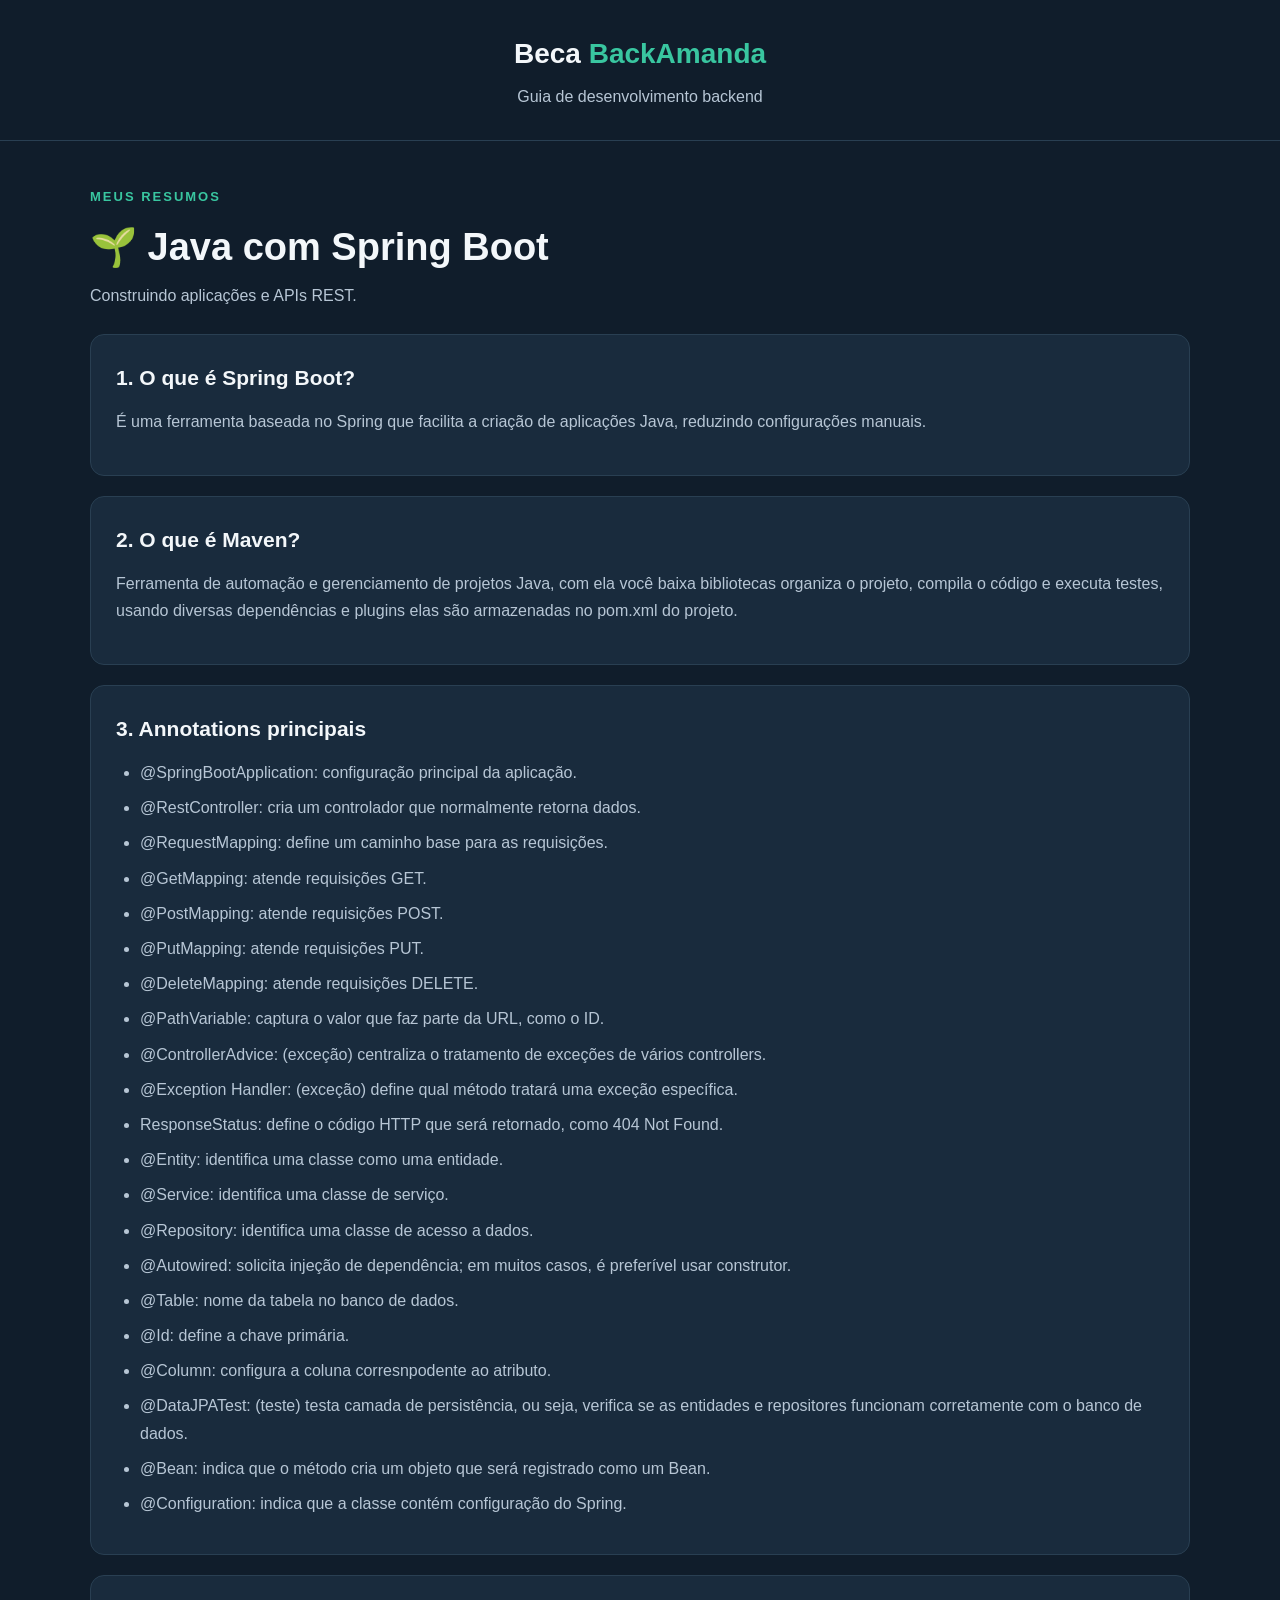
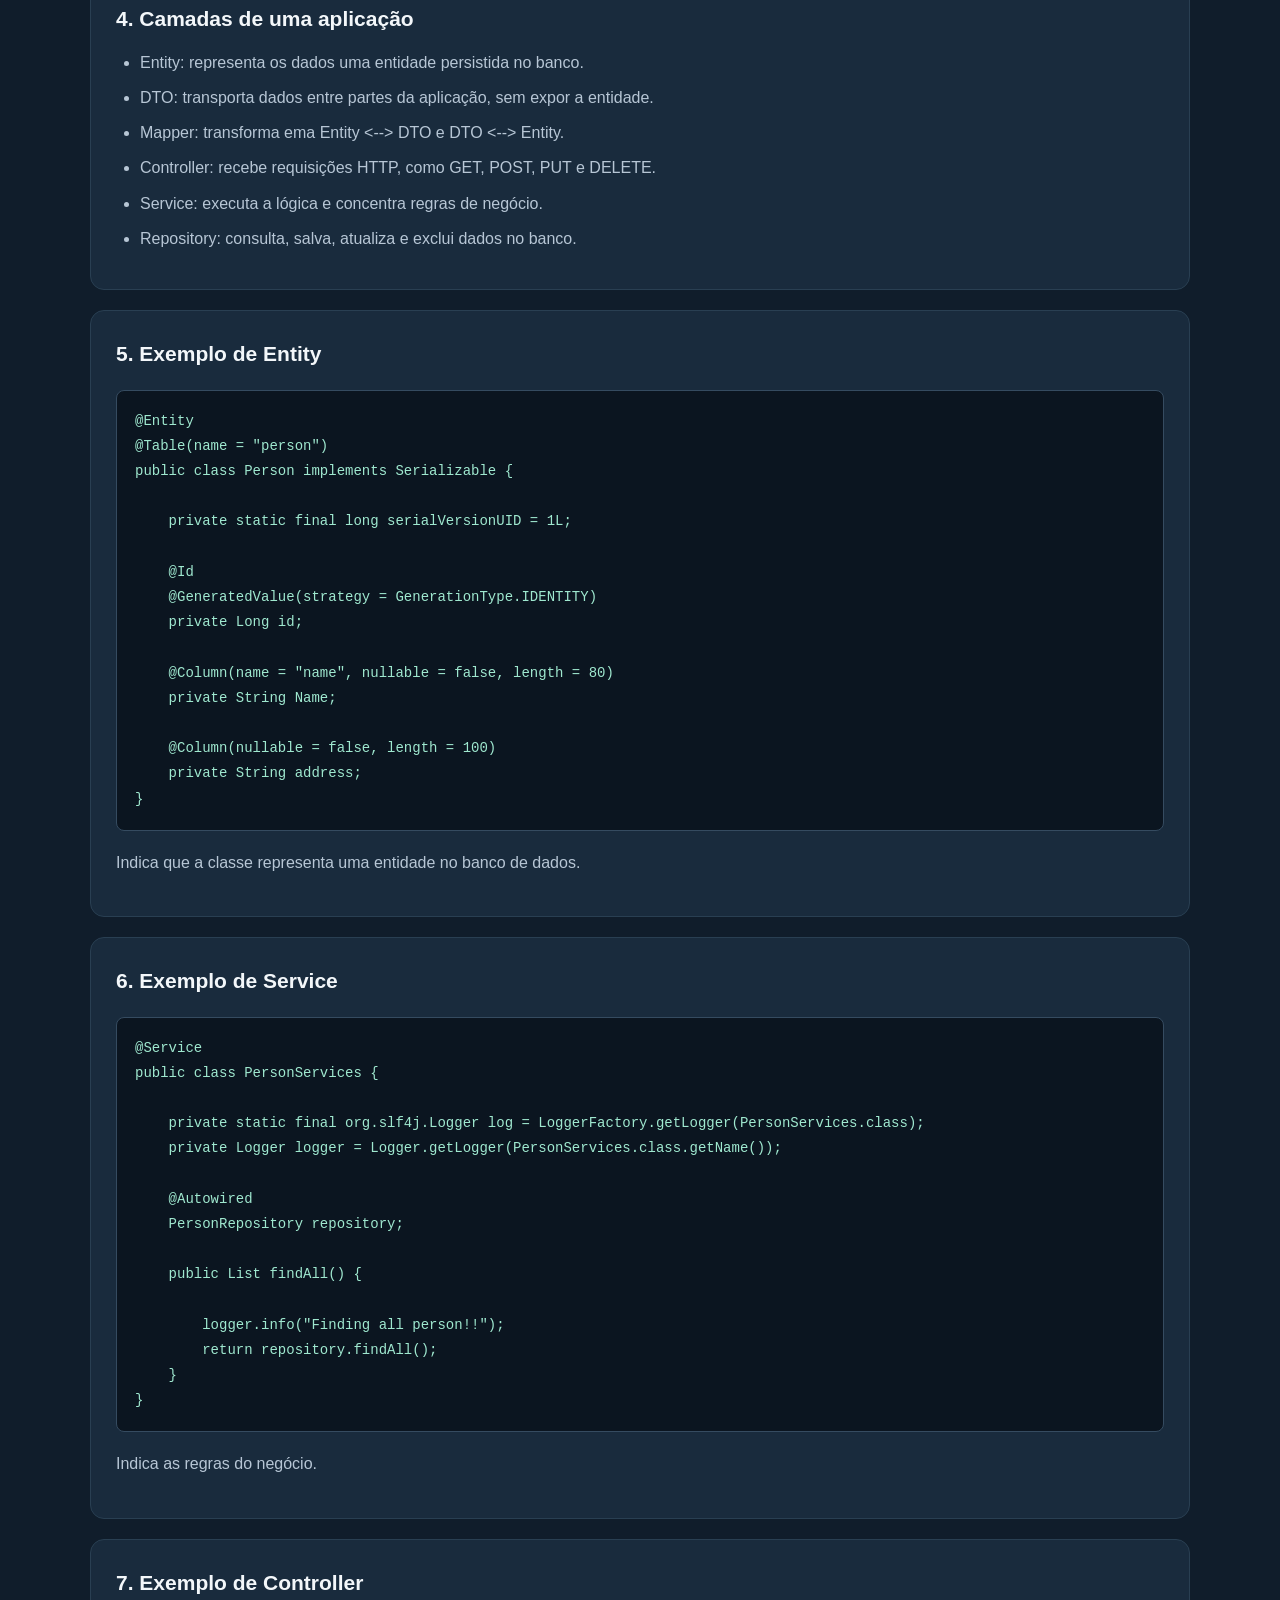
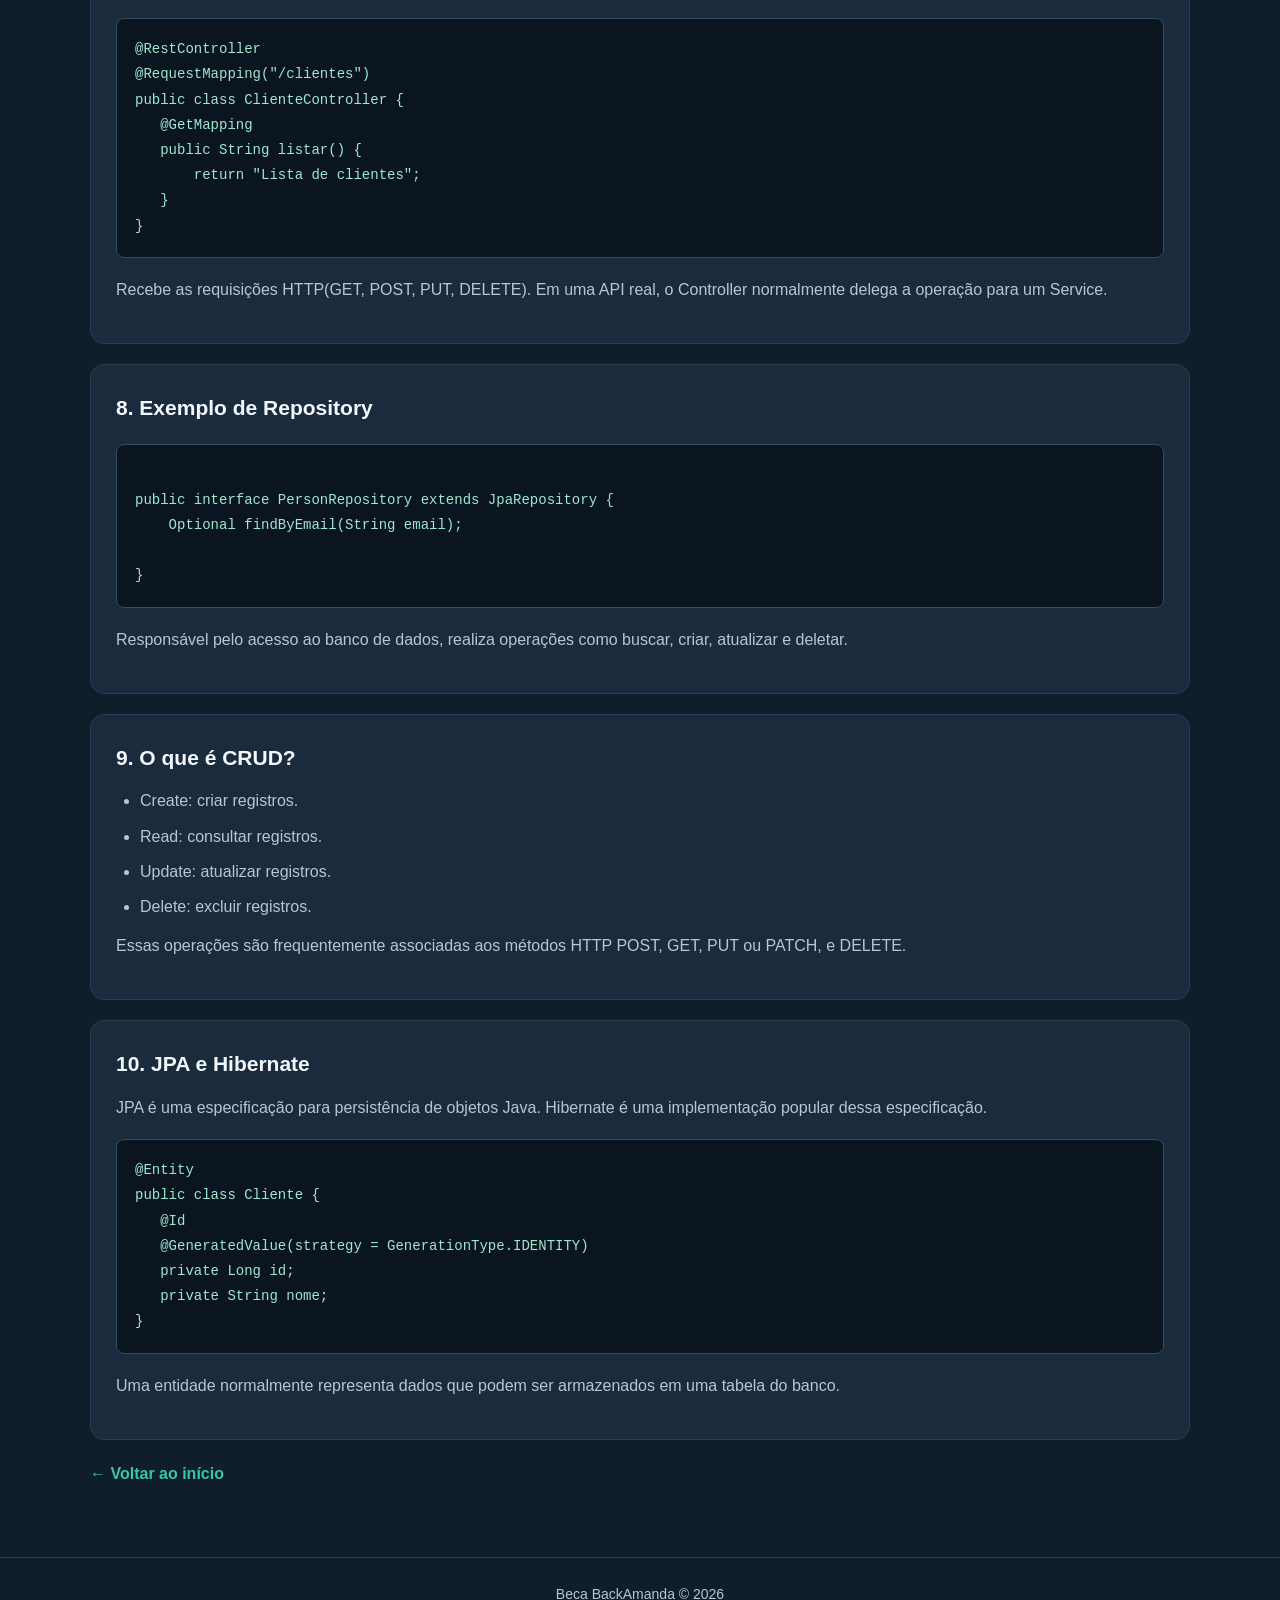
<file: spring-boot.html>
<!DOCTYPE html>
<html lang="pt-BR">
<head>
    <meta charset="UTF-8">
    <meta name="viewport" content="width=device-width, initial-scale=1.0">
    <title>Spring Boot | Beca BackAmanda</title>
    <link rel="stylesheet" href="style.css">
</head>
<body>
<header class="cabecalho">
    <a href="index.html" class="logo">Beca <span>BackAmanda</span></a>
    <p>Guia de desenvolvimento backend</p>
</header>
<main class="estudos">
    <p class="destaque">MEUS RESUMOS</p>
    <h1>🌱 Java com Spring Boot</h1>
    <p class="subtitulo">Construindo aplicações e APIs REST.</p>

    <article class="cartao">
        <h2>1. O que é Spring Boot?</h2>
        <p>É uma ferramenta baseada no Spring que facilita a criação de aplicações Java, reduzindo configurações manuais.</p>
    </article>

    <article class="cartao">
        <h2>2. O que é Maven?</h2>
        <p>Ferramenta de automação e gerenciamento de projetos Java, com ela você baixa bibliotecas
            organiza o projeto, compila o código e executa testes, usando diversas dependências e plugins elas são
            armazenadas no pom.xml do projeto.</p>
    </article>

    <article class="cartao">
        <h2>3. Annotations principais</h2>
        <ul>
            <li>@SpringBootApplication: configuração principal da aplicação.</li>
            <li>@RestController: cria um controlador que normalmente retorna dados.</li>
            <li>@RequestMapping: define um caminho base para as requisições.</li>
            <li>@GetMapping: atende requisições GET.</li>
            <li>@PostMapping: atende requisições POST.</li>
            <li>@PutMapping: atende requisições PUT.</li>
            <li>@DeleteMapping: atende requisições DELETE.</li>
            <li>@PathVariable: captura o valor que faz parte da URL, como o ID.</li>
            <li>@ControllerAdvice: (exceção) centraliza o tratamento de exceções de vários controllers.</li>
            <li>@Exception Handler: (exceção) define qual método tratará uma exceção específica.</li>
            <li>ResponseStatus: define o código HTTP que será retornado, como 404 Not Found.</li>
            <li>@Entity: identifica uma classe como uma entidade.</li>
            <li>@Service: identifica uma classe de serviço.</li>
            <li>@Repository: identifica uma classe de acesso a dados.</li>
            <li>@Autowired: solicita injeção de dependência; em muitos casos, é preferível usar construtor.</li>
            <li>@Table: nome da tabela no banco de dados.</li>
            <li>@Id: define a chave primária.</li>
            <li>@Column: configura a coluna corresnpodente ao atributo.</li>
            <li>@DataJPATest: (teste) testa camada de persistência, ou seja, verifica se as entidades e repositores
                    funcionam corretamente com o banco de dados.</li>
            <li>@Bean: indica que o método cria um objeto que será registrado como um Bean.</li>
            <li>@Configuration: indica que a classe contém configuração do Spring.</li>
        </ul>
    </article>

    <article class="cartao">
        <h2>4. Camadas de uma aplicação</h2>
        <ul>
            <li>Entity: representa os dados uma entidade persistida no banco.</li>
            <li>DTO: transporta dados entre partes da aplicação, sem expor a entidade.</li>
            <li>Mapper: transforma ema Entity <--> DTO e DTO <--> Entity.</li>
            <li>Controller: recebe requisições HTTP, como GET, POST, PUT e DELETE.</li>
            <li>Service: executa a lógica e concentra regras de negócio.</li>
            <li>Repository: consulta, salva, atualiza e exclui dados no banco.</li>
        </ul>
    </article>

    <article class="cartao">
        <h2>5. Exemplo de Entity</h2>
        <pre><code>@Entity
@Table(name = "person")
public class Person implements Serializable {

    private static final long serialVersionUID = 1L;

    @Id
    @GeneratedValue(strategy = GenerationType.IDENTITY)
    private Long id;

    @Column(name = "name", nullable = false, length = 80)
    private String Name;

    @Column(nullable = false, length = 100)
    private String address;
}</code></pre>
        <p>Indica que a classe representa uma entidade no banco de dados.</p>
    </article>

    <article class="cartao">
        <h2>6. Exemplo de Service</h2>
        <pre><code>@Service
public class PersonServices {

    private static final org.slf4j.Logger log = LoggerFactory.getLogger(PersonServices.class);
    private Logger logger = Logger.getLogger(PersonServices.class.getName());

    @Autowired
    PersonRepository repository;

    public List<Person> findAll() {

        logger.info("Finding all person!!");
        return repository.findAll();
    }
}</code></pre>
        <p>Indica as regras do negócio.</p>
    </article>

    <article class="cartao">
        <h2>7. Exemplo de Controller</h2>
        <pre><code>@RestController
@RequestMapping("/clientes")
public class ClienteController {
   @GetMapping
   public String listar() {
       return "Lista de clientes";
   }
}</code></pre>
        <p>Recebe as requisições HTTP(GET, POST, PUT, DELETE). Em uma API real, o Controller normalmente delega a operação para um Service.</p>
    </article>

    <article class="cartao">
        <h2>8. Exemplo de Repository</h2>
        <pre><code>
public interface PersonRepository extends JpaRepository<Person, Long> {
    Optional<Person> findByEmail(String email);

}</code></pre>
        <p>Responsável pelo acesso ao banco de dados, realiza operações como buscar, criar, atualizar e deletar.</p>
    </article>

    <article class="cartao">
        <h2>9. O que é CRUD?</h2>
        <ul>
            <li>Create: criar registros.</li>
            <li>Read: consultar registros.</li>
            <li>Update: atualizar registros.</li>
            <li>Delete: excluir registros.</li>
        </ul>
        <p>Essas operações são frequentemente associadas aos métodos HTTP POST, GET, PUT ou PATCH, e DELETE.</p>
    </article>

    <article class="cartao">
        <h2>10. JPA e Hibernate</h2>
        <p>JPA é uma especificação para persistência de objetos Java. Hibernate é uma implementação popular dessa especificação.</p>
        <pre><code>@Entity
public class Cliente {
   @Id
   @GeneratedValue(strategy = GenerationType.IDENTITY)
   private Long id;
   private String nome;
}</code></pre>
        <p>Uma entidade normalmente representa dados que podem ser armazenados em uma tabela do banco.</p>
    </article>

    <p><a href="index.html" class="link-cartao">← Voltar ao início</a></p>
</main>
<footer>
    <p>Beca BackAmanda © 2026</p>
</footer>
</body>
</html>
</file>
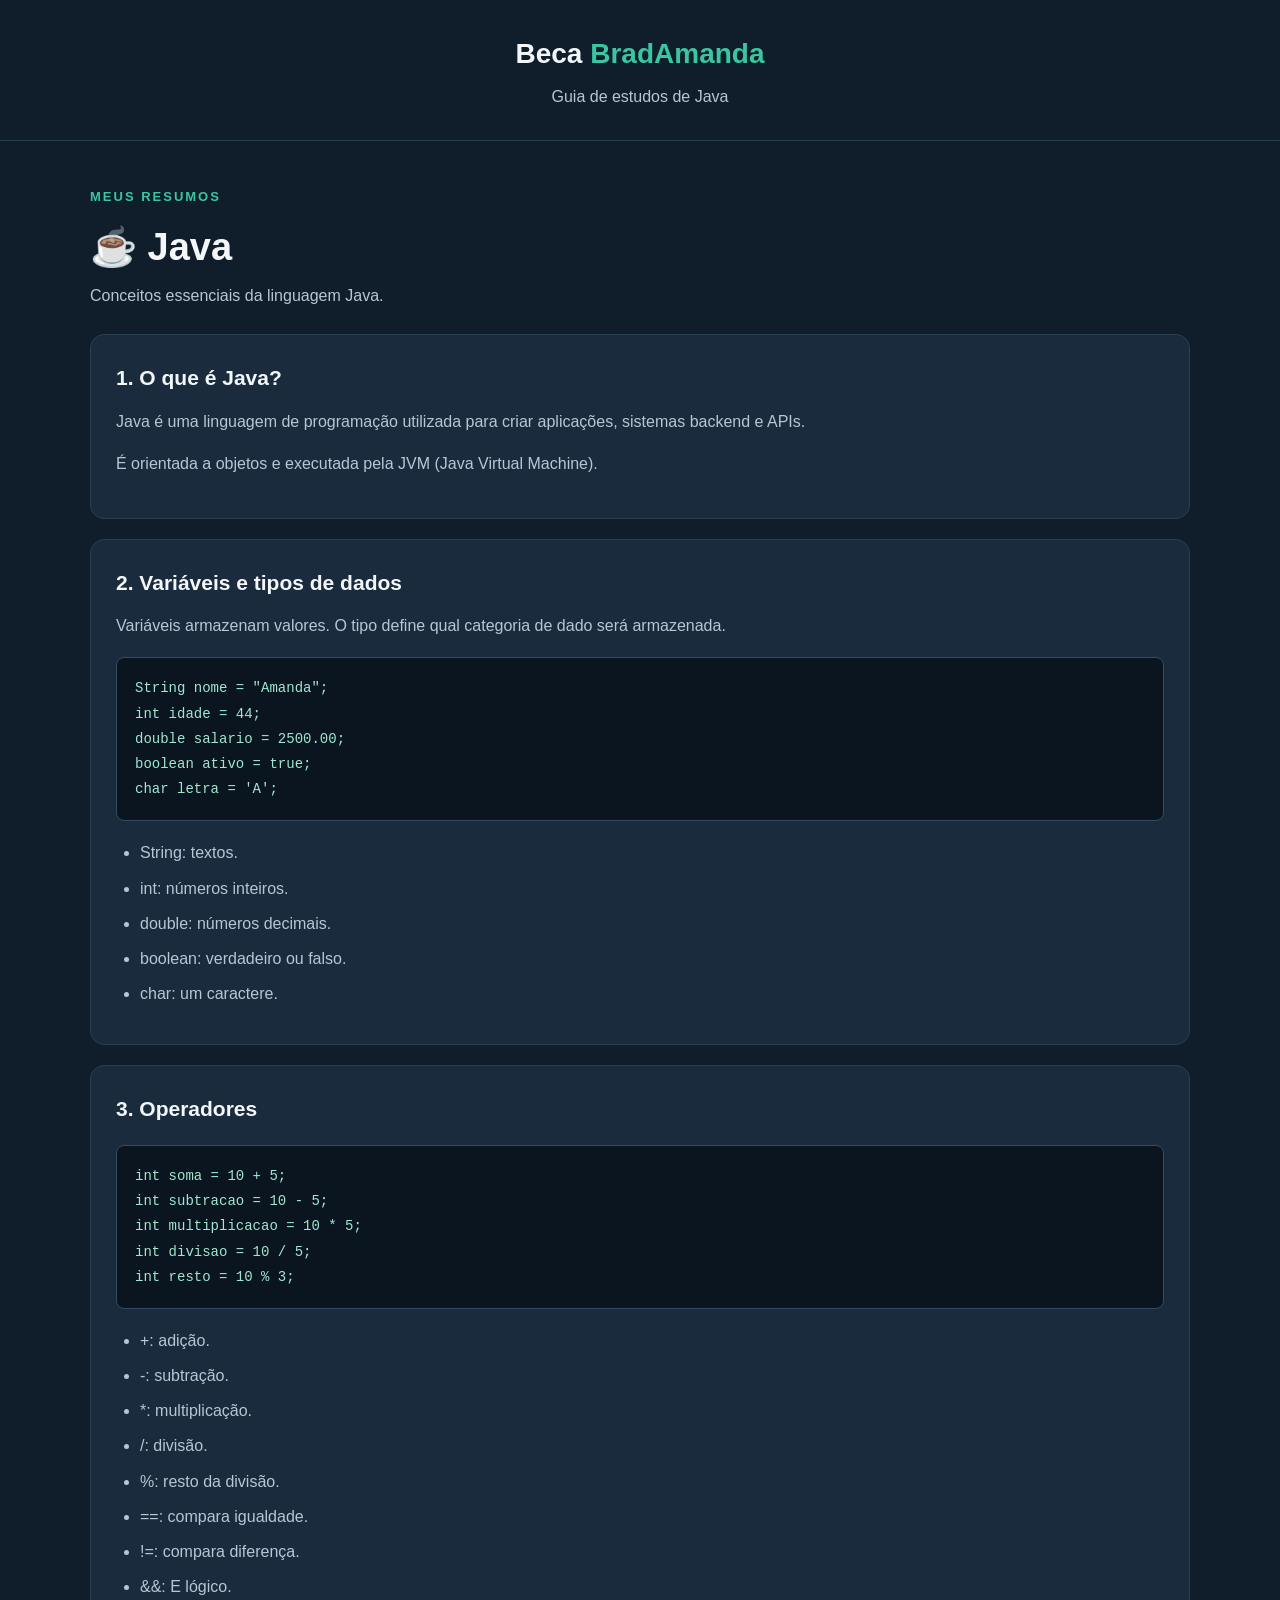
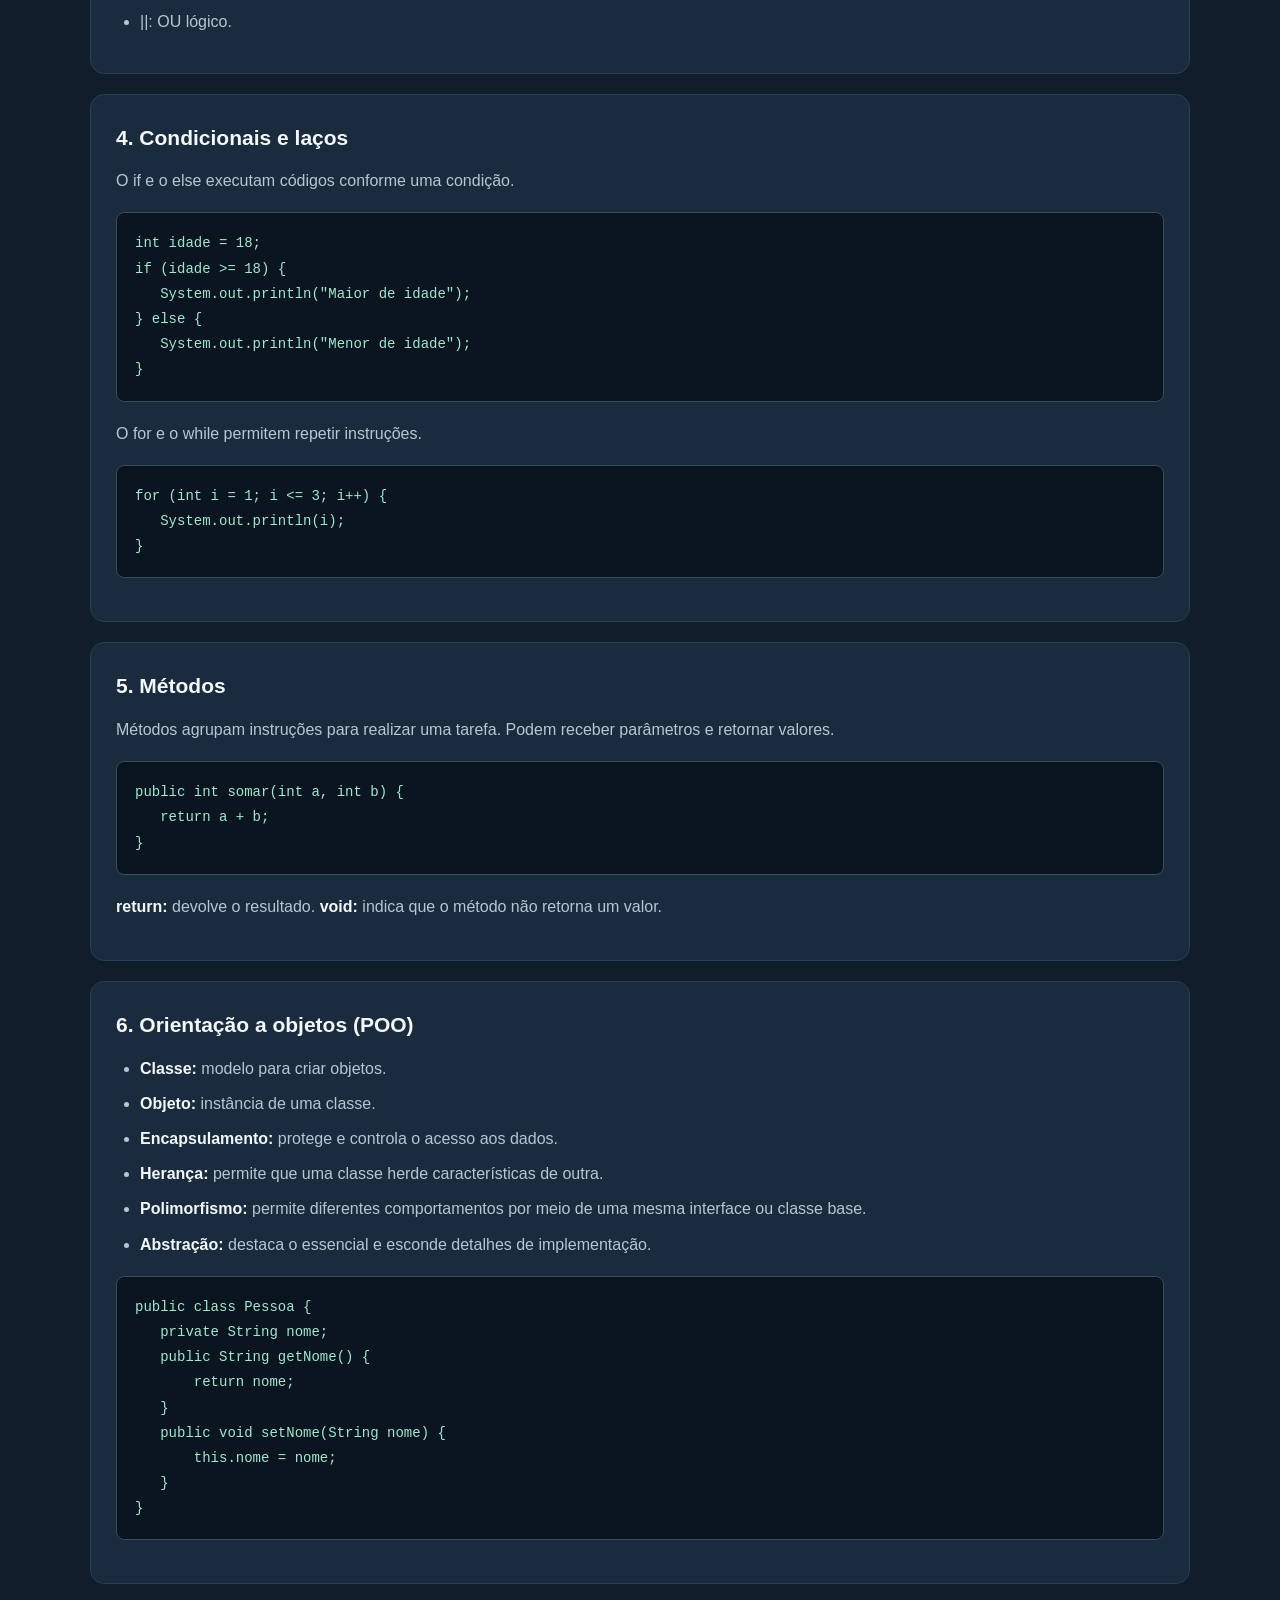
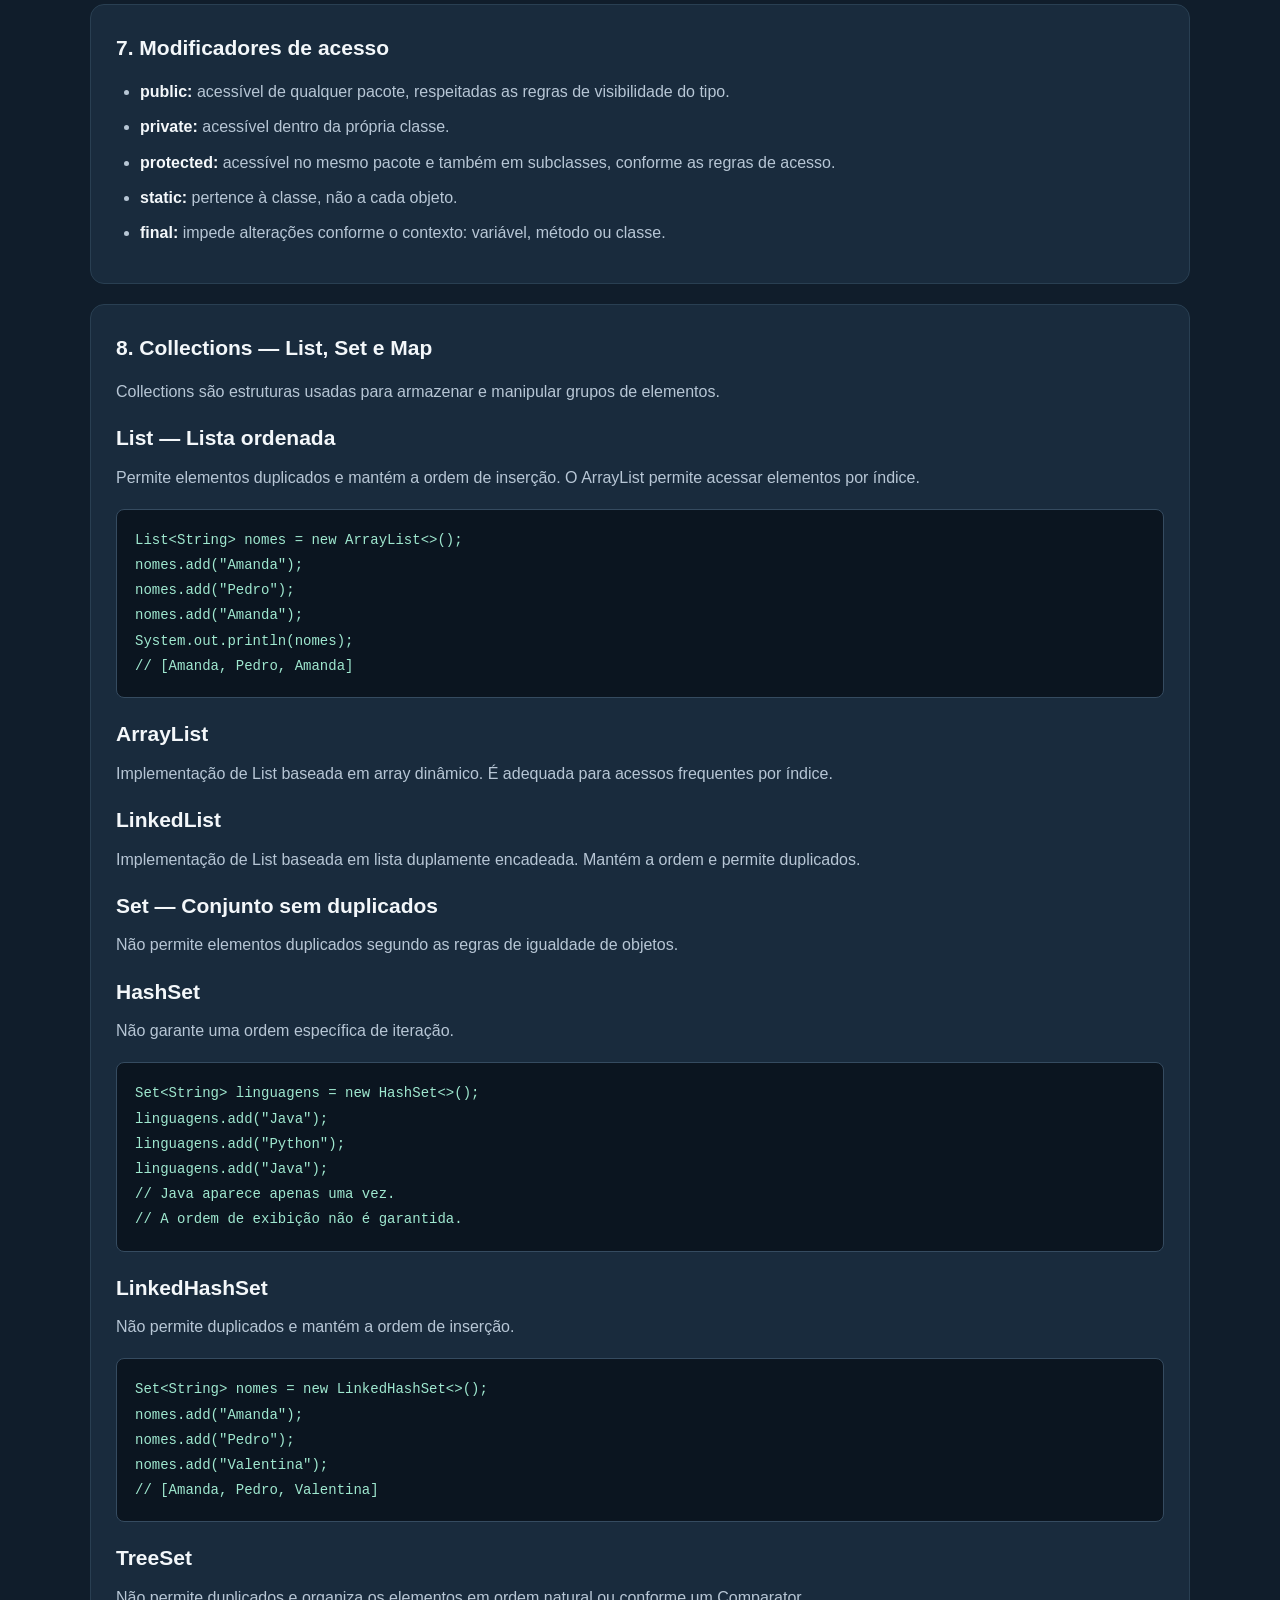
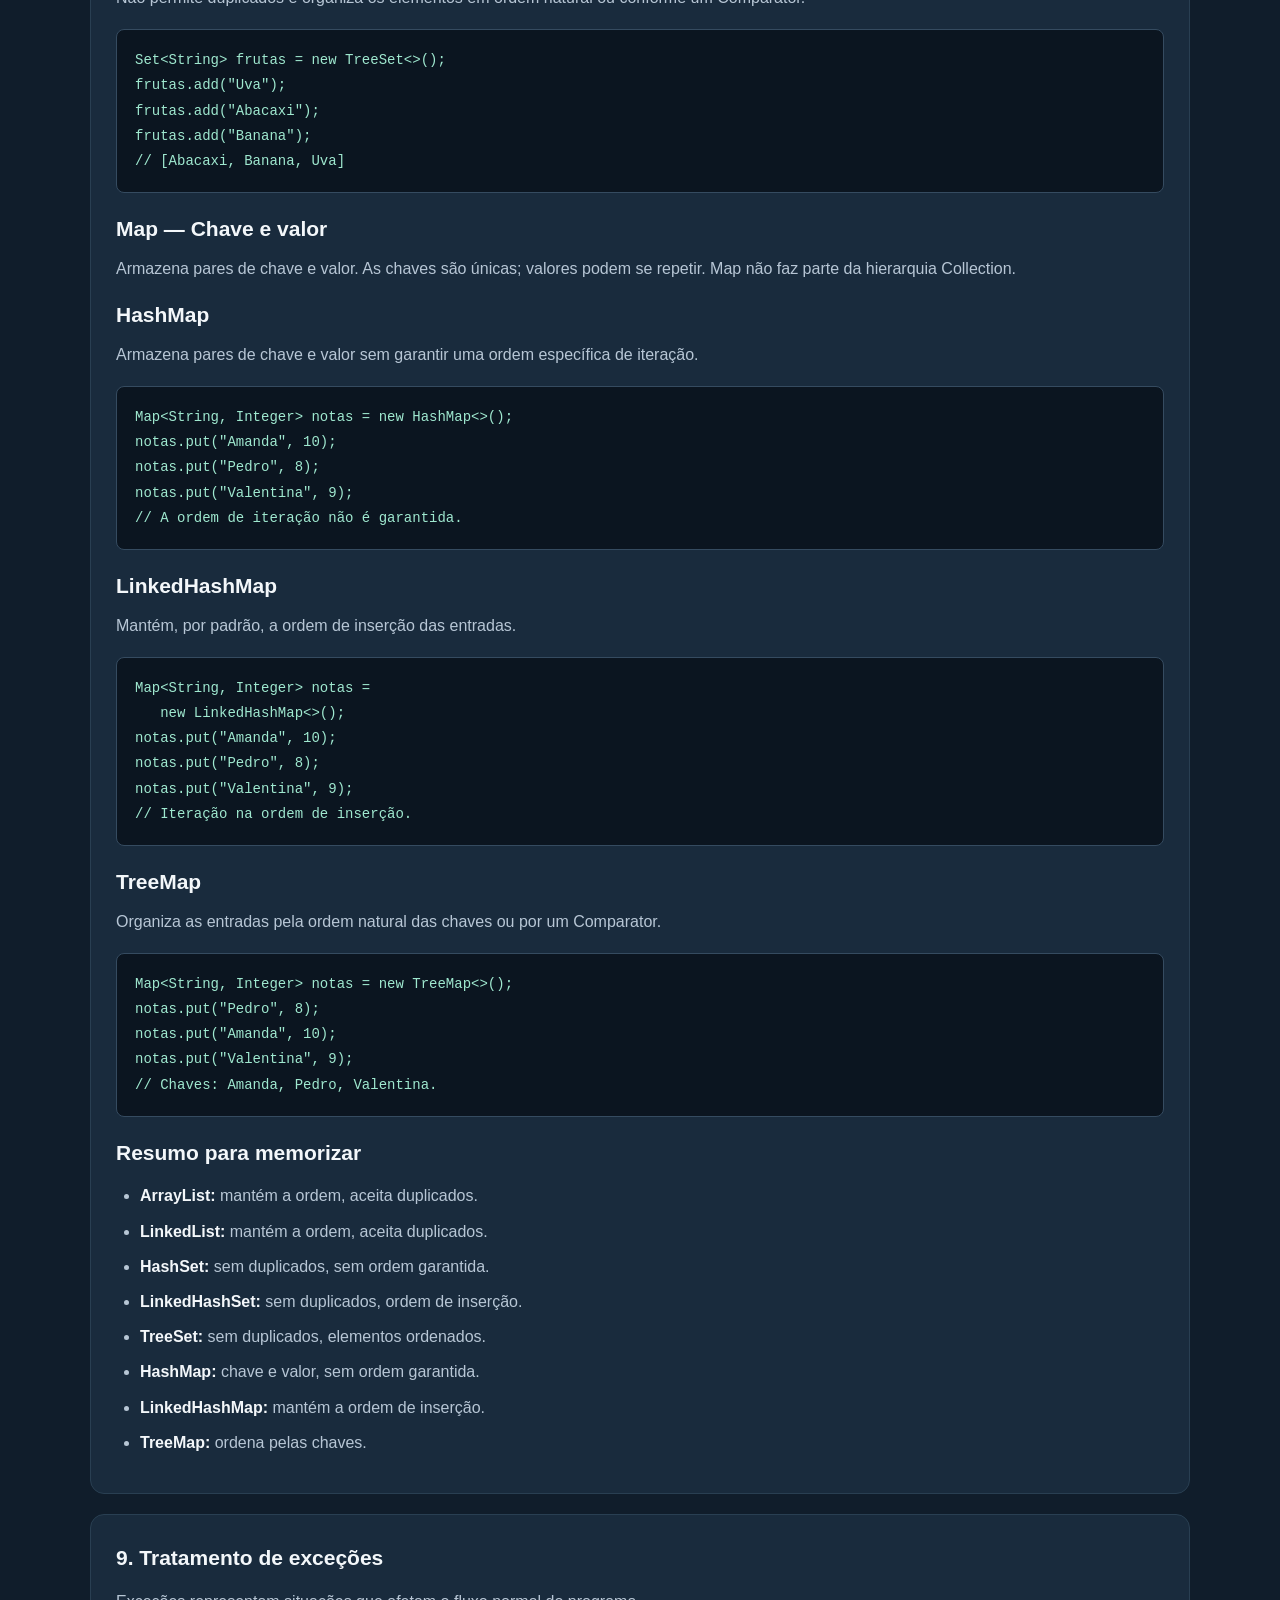
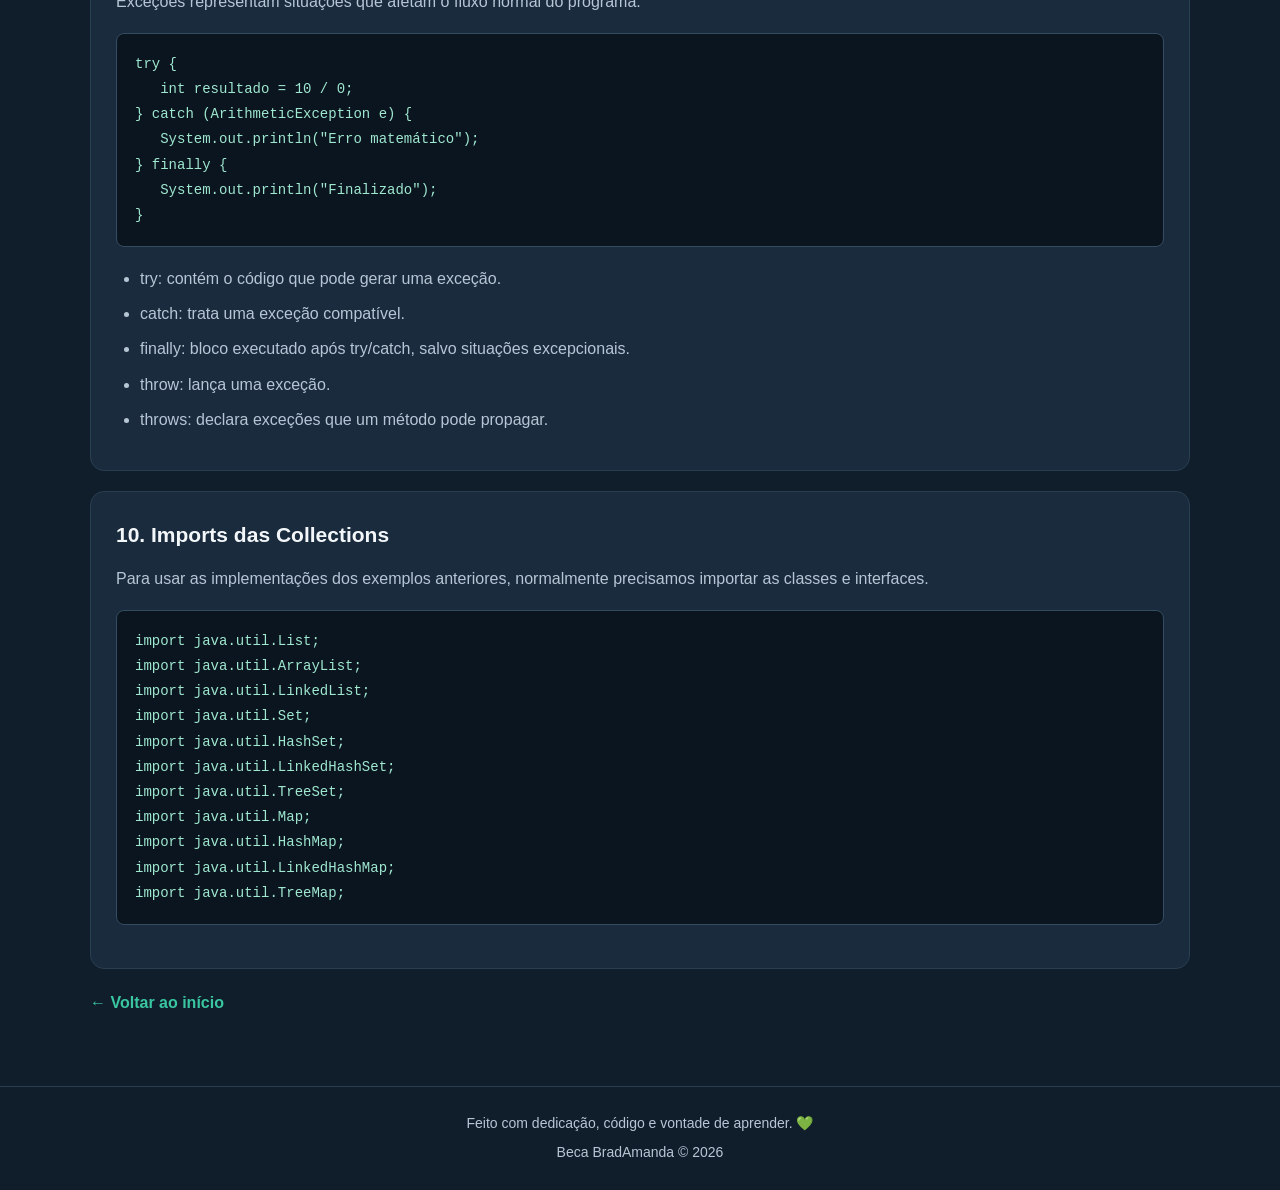
<file: .idea/java.html>
<!DOCTYPE html>
<html lang="pt-BR">
<head>
    <meta charset="UTF-8">
    <meta name="viewport" content="width=device-width, initial-scale=1.0">
    <title>Java | Beca BradAmanda</title>
    <link rel="stylesheet" href="style.css">
</head>
<body>
<header class="cabecalho">
    <a href="index.html" class="logo">
        Beca <span>BradAmanda</span>
    </a>
    <p>Guia de estudos de Java</p>
</header>
<main class="estudos">
    <p class="destaque">MEUS RESUMOS</p>
    <h1>☕ Java</h1>
    <p class="subtitulo">
        Conceitos essenciais da linguagem Java.
    </p>
    <!-- 1. O QUE É JAVA -->
    <article class="cartao">
        <h2>1. O que é Java?</h2>
        <p>
            Java é uma linguagem de programação utilizada
            para criar aplicações, sistemas backend e APIs.
        </p>
        <p>
            É orientada a objetos e executada pela JVM
            (Java Virtual Machine).
        </p>
    </article>
    <!-- 2. VARIÁVEIS -->
    <article class="cartao">
        <h2>2. Variáveis e tipos de dados</h2>
        <p>
            Variáveis armazenam valores. O tipo define
            qual categoria de dado será armazenada.
        </p>
        <pre><code>String nome = "Amanda";
int idade = 44;
double salario = 2500.00;
boolean ativo = true;
char letra = 'A';</code></pre>
        <ul>
            <li>String: textos.</li>
            <li>int: números inteiros.</li>
            <li>double: números decimais.</li>
            <li>boolean: verdadeiro ou falso.</li>
            <li>char: um caractere.</li>
        </ul>
    </article>
    <!-- 3. OPERADORES -->
    <article class="cartao">
        <h2>3. Operadores</h2>
        <pre><code>int soma = 10 + 5;
int subtracao = 10 - 5;
int multiplicacao = 10 * 5;
int divisao = 10 / 5;
int resto = 10 % 3;</code></pre>
        <ul>
            <li>+: adição.</li>
            <li>-: subtração.</li>
            <li>*: multiplicação.</li>
            <li>/: divisão.</li>
            <li>%: resto da divisão.</li>
            <li>==: compara igualdade.</li>
            <li>!=: compara diferença.</li>
            <li>&&: E lógico.</li>
            <li>||: OU lógico.</li>
        </ul>
    </article>
    <!-- 4. CONDICIONAIS E REPETIÇÃO -->
    <article class="cartao">
        <h2>4. Condicionais e laços</h2>
        <p>O if e o else executam códigos conforme uma condição.</p>
        <pre><code>int idade = 18;
if (idade >= 18) {
   System.out.println("Maior de idade");
} else {
   System.out.println("Menor de idade");
}</code></pre>
        <p>O for e o while permitem repetir instruções.</p>
        <pre><code>for (int i = 1; i <= 3; i++) {
   System.out.println(i);
}</code></pre>
    </article>
    <!-- 5. MÉTODOS -->
    <article class="cartao">
        <h2>5. Métodos</h2>
        <p>
            Métodos agrupam instruções para realizar uma tarefa.
            Podem receber parâmetros e retornar valores.
        </p>
        <pre><code>public int somar(int a, int b) {
   return a + b;
}</code></pre>
        <p>
            <strong>return:</strong> devolve o resultado.
            <strong>void:</strong> indica que o método não
            retorna um valor.
        </p>
    </article>
    <!-- 6. ORIENTAÇÃO A OBJETOS -->
    <article class="cartao">
        <h2>6. Orientação a objetos (POO)</h2>
        <ul>
            <li>
                <strong>Classe:</strong> modelo para criar objetos.
            </li>
            <li>
                <strong>Objeto:</strong> instância de uma classe.
            </li>
            <li>
                <strong>Encapsulamento:</strong> protege e controla
                o acesso aos dados.
            </li>
            <li>
                <strong>Herança:</strong> permite que uma classe
                herde características de outra.
            </li>
            <li>
                <strong>Polimorfismo:</strong> permite diferentes
                comportamentos por meio de uma mesma interface
                ou classe base.
            </li>
            <li>
                <strong>Abstração:</strong> destaca o essencial
                e esconde detalhes de implementação.
            </li>
        </ul>
        <pre><code>public class Pessoa {
   private String nome;
   public String getNome() {
       return nome;
   }
   public void setNome(String nome) {
       this.nome = nome;
   }
}</code></pre>
    </article>
    <!-- 7. MODIFICADORES -->
    <article class="cartao">
        <h2>7. Modificadores de acesso</h2>
        <ul>
            <li>
                <strong>public:</strong> acessível de qualquer pacote,
                respeitadas as regras de visibilidade do tipo.
            </li>
            <li>
                <strong>private:</strong> acessível dentro da própria classe.
            </li>
            <li>
                <strong>protected:</strong> acessível no mesmo pacote
                e também em subclasses, conforme as regras de acesso.
            </li>
            <li>
                <strong>static:</strong> pertence à classe, não a cada objeto.
            </li>
            <li>
                <strong>final:</strong> impede alterações conforme
                o contexto: variável, método ou classe.
            </li>
        </ul>
    </article>
    <!-- 8. COLLECTIONS -->
    <article class="cartao">
        <h2>8. Collections — List, Set e Map</h2>
        <p>
            Collections são estruturas usadas para armazenar
            e manipular grupos de elementos.
        </p>
        <h3>List — Lista ordenada</h3>
        <p>
            Permite elementos duplicados e mantém a ordem
            de inserção. O ArrayList permite acessar elementos
            por índice.
        </p>
        <pre><code>List&lt;String&gt; nomes = new ArrayList&lt;&gt;();
nomes.add("Amanda");
nomes.add("Pedro");
nomes.add("Amanda");
System.out.println(nomes);
// [Amanda, Pedro, Amanda]</code></pre>
        <h3>ArrayList</h3>
        <p>
            Implementação de List baseada em array dinâmico.
            É adequada para acessos frequentes por índice.
        </p>
        <h3>LinkedList</h3>
        <p>
            Implementação de List baseada em lista duplamente
            encadeada. Mantém a ordem e permite duplicados.
        </p>
        <h3>Set — Conjunto sem duplicados</h3>
        <p>
            Não permite elementos duplicados segundo as regras
            de igualdade de objetos.
        </p>
        <h3>HashSet</h3>
        <p>
            Não garante uma ordem específica de iteração.
        </p>
        <pre><code>Set&lt;String&gt; linguagens = new HashSet&lt;&gt;();
linguagens.add("Java");
linguagens.add("Python");
linguagens.add("Java");
// Java aparece apenas uma vez.
// A ordem de exibição não é garantida.</code></pre>
        <h3>LinkedHashSet</h3>
        <p>
            Não permite duplicados e mantém a ordem de inserção.
        </p>
        <pre><code>Set&lt;String&gt; nomes = new LinkedHashSet&lt;&gt;();
nomes.add("Amanda");
nomes.add("Pedro");
nomes.add("Valentina");
// [Amanda, Pedro, Valentina]</code></pre>
        <h3>TreeSet</h3>
        <p>
            Não permite duplicados e organiza os elementos
            em ordem natural ou conforme um Comparator.
        </p>
        <pre><code>Set&lt;String&gt; frutas = new TreeSet&lt;&gt;();
frutas.add("Uva");
frutas.add("Abacaxi");
frutas.add("Banana");
// [Abacaxi, Banana, Uva]</code></pre>
        <h3>Map — Chave e valor</h3>
        <p>
            Armazena pares de chave e valor.
            As chaves são únicas; valores podem se repetir.
            Map não faz parte da hierarquia Collection.
        </p>
        <h3>HashMap</h3>
        <p>
            Armazena pares de chave e valor sem garantir
            uma ordem específica de iteração.
        </p>
        <pre><code>Map&lt;String, Integer&gt; notas = new HashMap&lt;&gt;();
notas.put("Amanda", 10);
notas.put("Pedro", 8);
notas.put("Valentina", 9);
// A ordem de iteração não é garantida.</code></pre>
        <h3>LinkedHashMap</h3>
        <p>
            Mantém, por padrão, a ordem de inserção das entradas.
        </p>
        <pre><code>Map&lt;String, Integer&gt; notas =
   new LinkedHashMap&lt;&gt;();
notas.put("Amanda", 10);
notas.put("Pedro", 8);
notas.put("Valentina", 9);
// Iteração na ordem de inserção.</code></pre>
        <h3>TreeMap</h3>
        <p>
            Organiza as entradas pela ordem natural das chaves
            ou por um Comparator.
        </p>
        <pre><code>Map&lt;String, Integer&gt; notas = new TreeMap&lt;&gt;();
notas.put("Pedro", 8);
notas.put("Amanda", 10);
notas.put("Valentina", 9);
// Chaves: Amanda, Pedro, Valentina.</code></pre>
        <h3>Resumo para memorizar</h3>
        <ul>
            <li><strong>ArrayList:</strong> mantém a ordem, aceita duplicados.</li>
            <li><strong>LinkedList:</strong> mantém a ordem, aceita duplicados.</li>
            <li><strong>HashSet:</strong> sem duplicados, sem ordem garantida.</li>
            <li><strong>LinkedHashSet:</strong> sem duplicados, ordem de inserção.</li>
            <li><strong>TreeSet:</strong> sem duplicados, elementos ordenados.</li>
            <li><strong>HashMap:</strong> chave e valor, sem ordem garantida.</li>
            <li><strong>LinkedHashMap:</strong> mantém a ordem de inserção.</li>
            <li><strong>TreeMap:</strong> ordena pelas chaves.</li>
        </ul>
    </article>
    <!-- 9. EXCEÇÕES -->
    <article class="cartao">
        <h2>9. Tratamento de exceções</h2>
        <p>
            Exceções representam situações que afetam
            o fluxo normal do programa.
        </p>
        <pre><code>try {
   int resultado = 10 / 0;
} catch (ArithmeticException e) {
   System.out.println("Erro matemático");
} finally {
   System.out.println("Finalizado");
}</code></pre>
        <ul>
            <li>try: contém o código que pode gerar uma exceção.</li>
            <li>catch: trata uma exceção compatível.</li>
            <li>finally: bloco executado após try/catch, salvo situações excepcionais.</li>
            <li>throw: lança uma exceção.</li>
            <li>throws: declara exceções que um método pode propagar.</li>
        </ul>
    </article>
    <!-- IMPORTS PARA OS EXEMPLOS DE COLLECTIONS -->
    <article class="cartao">
        <h2>10. Imports das Collections</h2>
        <p>
            Para usar as implementações dos exemplos anteriores,
            normalmente precisamos importar as classes e interfaces.
        </p>
        <pre><code>import java.util.List;
import java.util.ArrayList;
import java.util.LinkedList;
import java.util.Set;
import java.util.HashSet;
import java.util.LinkedHashSet;
import java.util.TreeSet;
import java.util.Map;
import java.util.HashMap;
import java.util.LinkedHashMap;
import java.util.TreeMap;</code></pre>
    </article>
    <p>
        <a href="index.html" class="link-cartao">
            ← Voltar ao início
        </a>
    </p>
</main>
<footer>
    <p>Feito com dedicação, código e vontade de aprender. 💚</p>
    <p>Beca BradAmanda © 2026</p>
</footer>
</body>
</html>
</file>
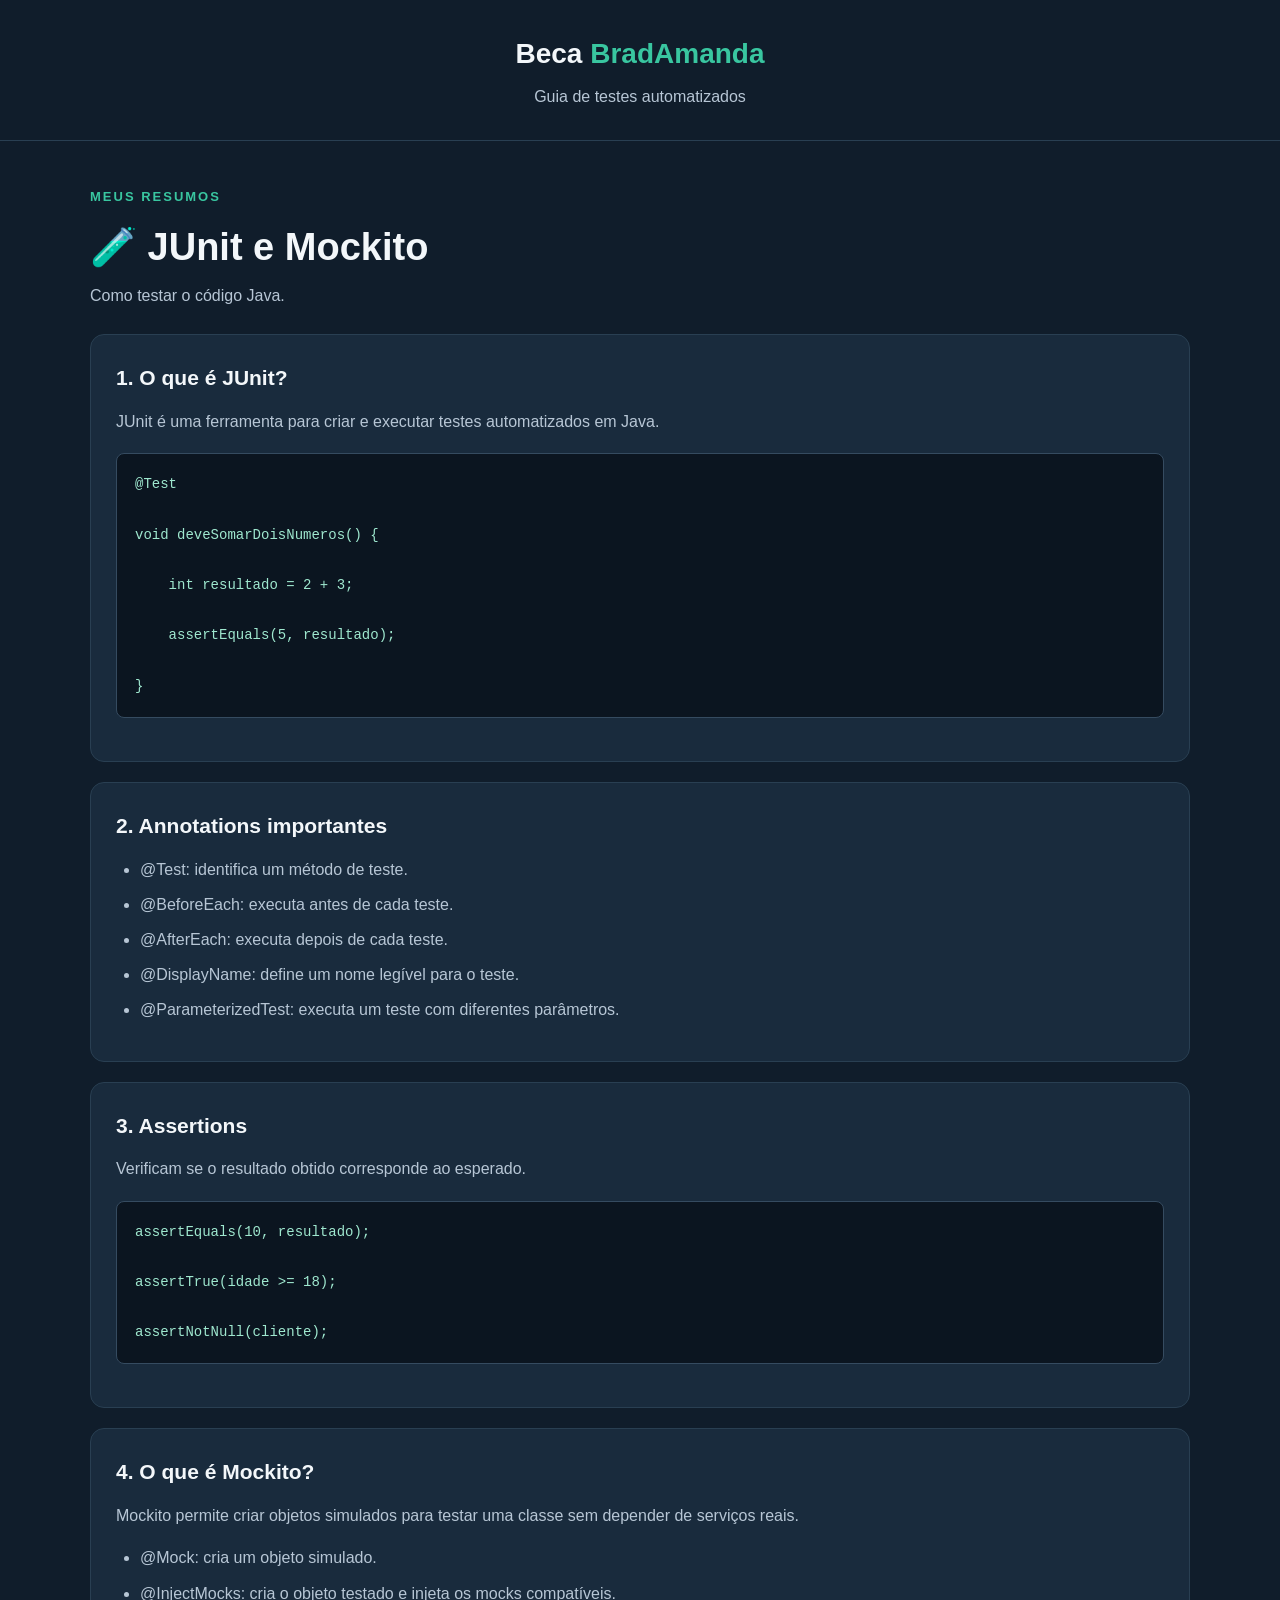
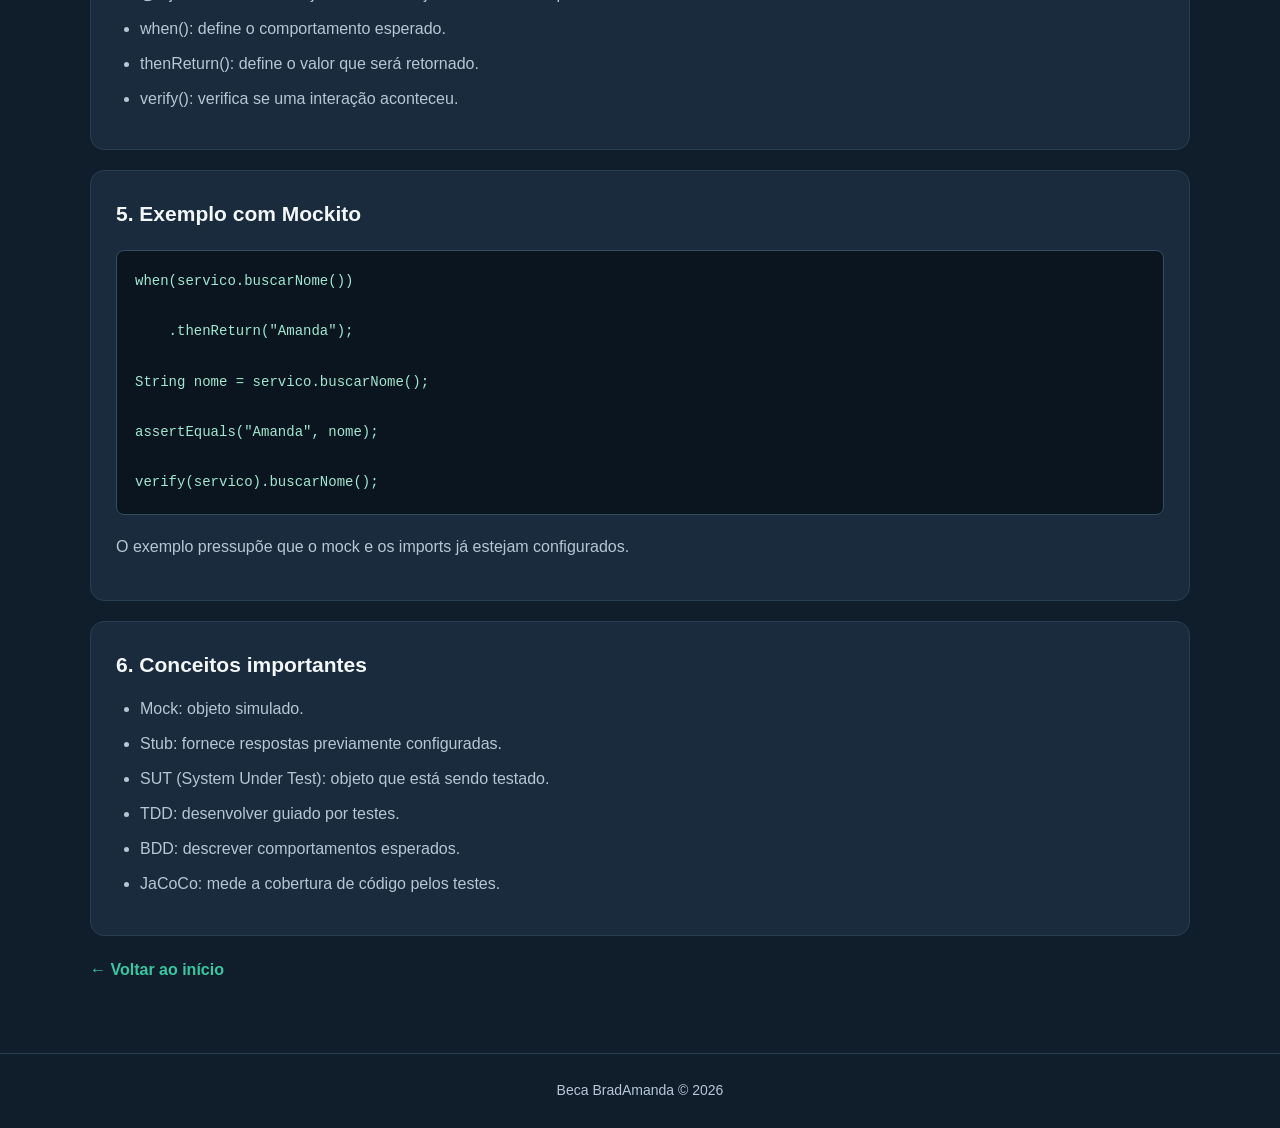
<file: .idea/junit-mockito.html>
<!DOCTYPE html>
<html lang="pt-BR">
<head>
    <meta charset="UTF-8">
    <meta name="viewport" content="width=device-width, initial-scale=1.0">
    <title>JUnit e Mockito | Beca BradAmanda</title>
    <link rel="stylesheet" href="style.css">
</head>
<body>
<header class="cabecalho">
    <a href="index.html" class="logo">Beca <span>BradAmanda</span></a>
    <p>Guia de testes automatizados</p>
</header>
<main class="estudos">
    <p class="destaque">MEUS RESUMOS</p>
    <h1>🧪 JUnit e Mockito</h1>
    <p class="subtitulo">Como testar o código Java.</p>
    <article class="cartao">
        <h2>1. O que é JUnit?</h2>
        <p>JUnit é uma ferramenta para criar e executar testes automatizados em Java.</p>
        <pre><code>@Test

void deveSomarDoisNumeros() {

    int resultado = 2 + 3;

    assertEquals(5, resultado);

}</code></pre>
    </article>
    <article class="cartao">
        <h2>2. Annotations importantes</h2>
        <ul>
            <li>@Test: identifica um método de teste.</li>
            <li>@BeforeEach: executa antes de cada teste.</li>
            <li>@AfterEach: executa depois de cada teste.</li>
            <li>@DisplayName: define um nome legível para o teste.</li>
            <li>@ParameterizedTest: executa um teste com diferentes parâmetros.</li>
        </ul>
    </article>
    <article class="cartao">
        <h2>3. Assertions</h2>
        <p>Verificam se o resultado obtido corresponde ao esperado.</p>
        <pre><code>assertEquals(10, resultado);

assertTrue(idade >= 18);

assertNotNull(cliente);</code></pre>
    </article>
    <article class="cartao">
        <h2>4. O que é Mockito?</h2>
        <p>Mockito permite criar objetos simulados para testar uma classe sem depender de serviços reais.</p>
        <ul>
            <li>@Mock: cria um objeto simulado.</li>
            <li>@InjectMocks: cria o objeto testado e injeta os mocks compatíveis.</li>
            <li>when(): define o comportamento esperado.</li>
            <li>thenReturn(): define o valor que será retornado.</li>
            <li>verify(): verifica se uma interação aconteceu.</li>
        </ul>
    </article>
    <article class="cartao">
        <h2>5. Exemplo com Mockito</h2>
        <pre><code>when(servico.buscarNome())

    .thenReturn("Amanda");

String nome = servico.buscarNome();

assertEquals("Amanda", nome);

verify(servico).buscarNome();</code></pre>
        <p>O exemplo pressupõe que o mock e os imports já estejam configurados.</p>
    </article>
    <article class="cartao">
        <h2>6. Conceitos importantes</h2>
        <ul>
            <li>Mock: objeto simulado.</li>
            <li>Stub: fornece respostas previamente configuradas.</li>
            <li>SUT (System Under Test): objeto que está sendo testado.</li>
            <li>TDD: desenvolver guiado por testes.</li>
            <li>BDD: descrever comportamentos esperados.</li>
            <li>JaCoCo: mede a cobertura de código pelos testes.</li>
        </ul>
    </article>
    <p><a href="index.html" class="link-cartao">← Voltar ao início</a></p>
</main>
<footer>
    <p>Beca BradAmanda © 2026</p>
</footer>
</body>
</html>
</file>
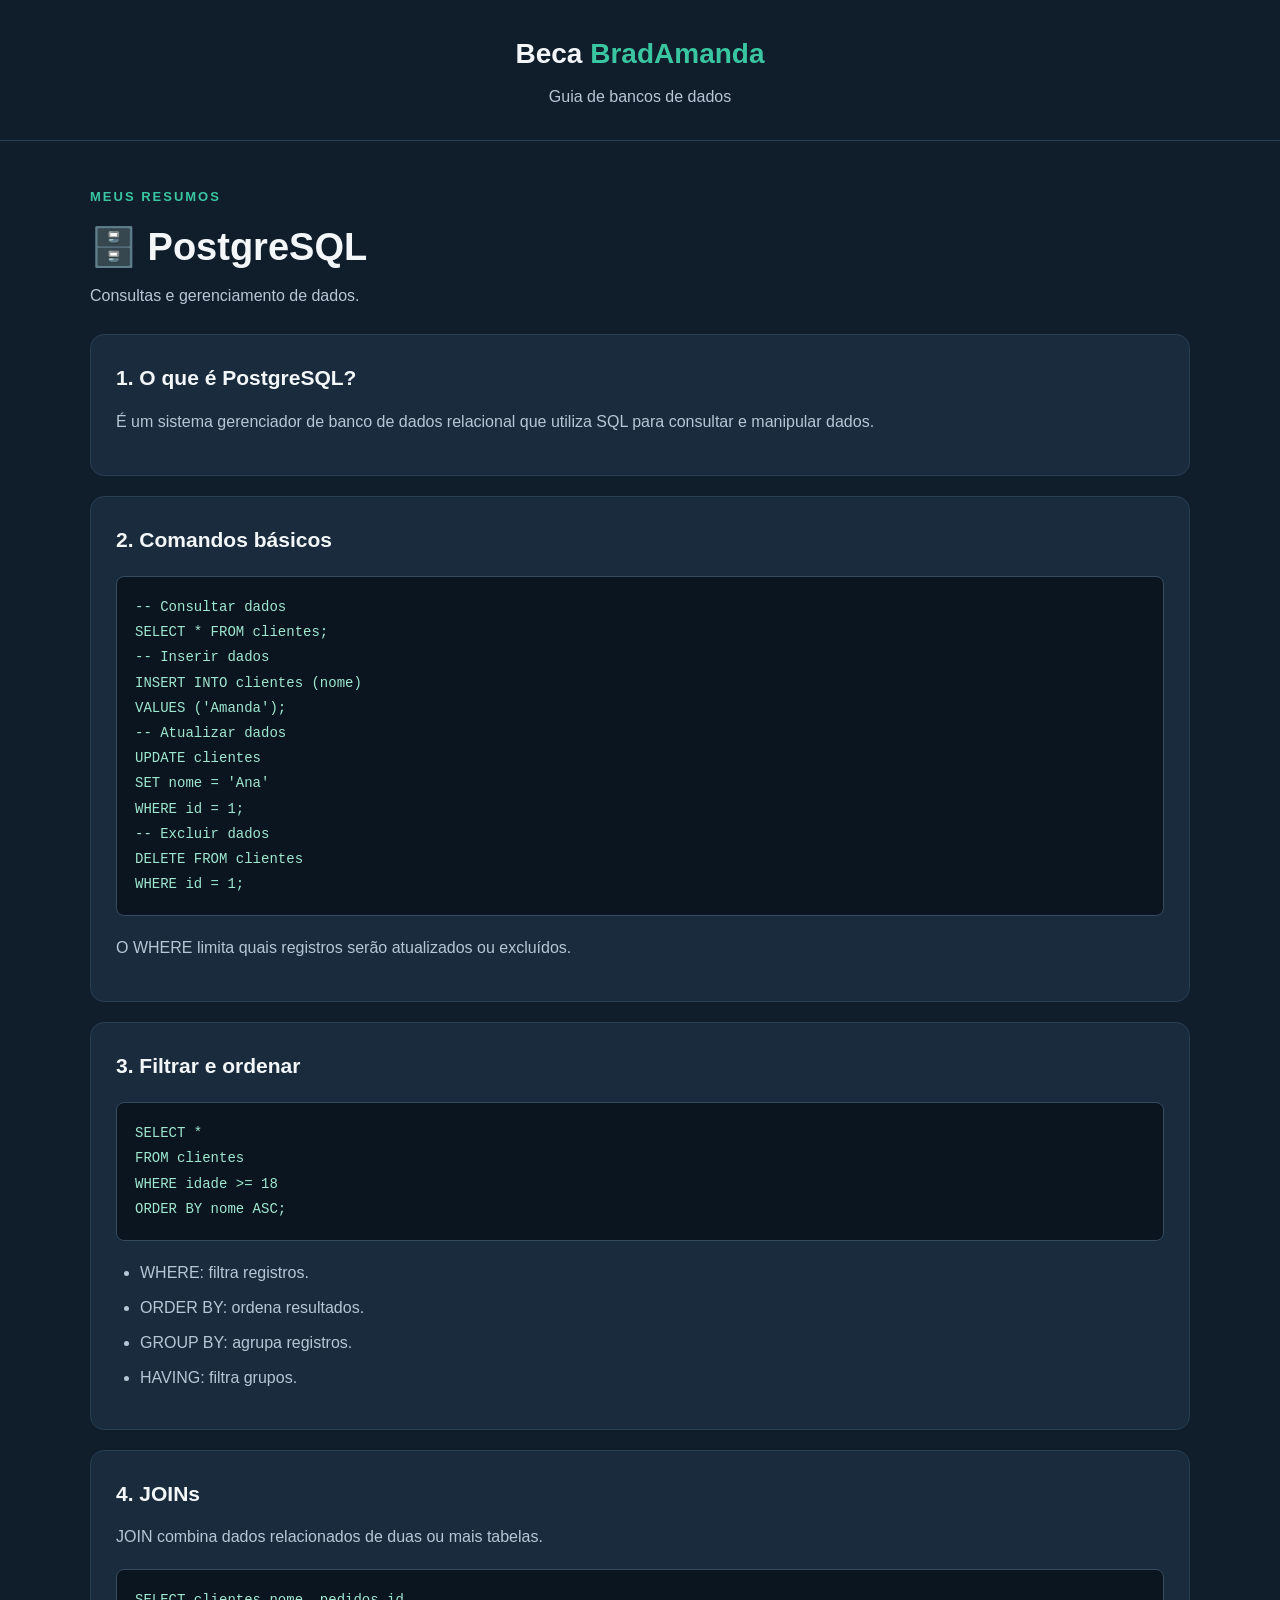
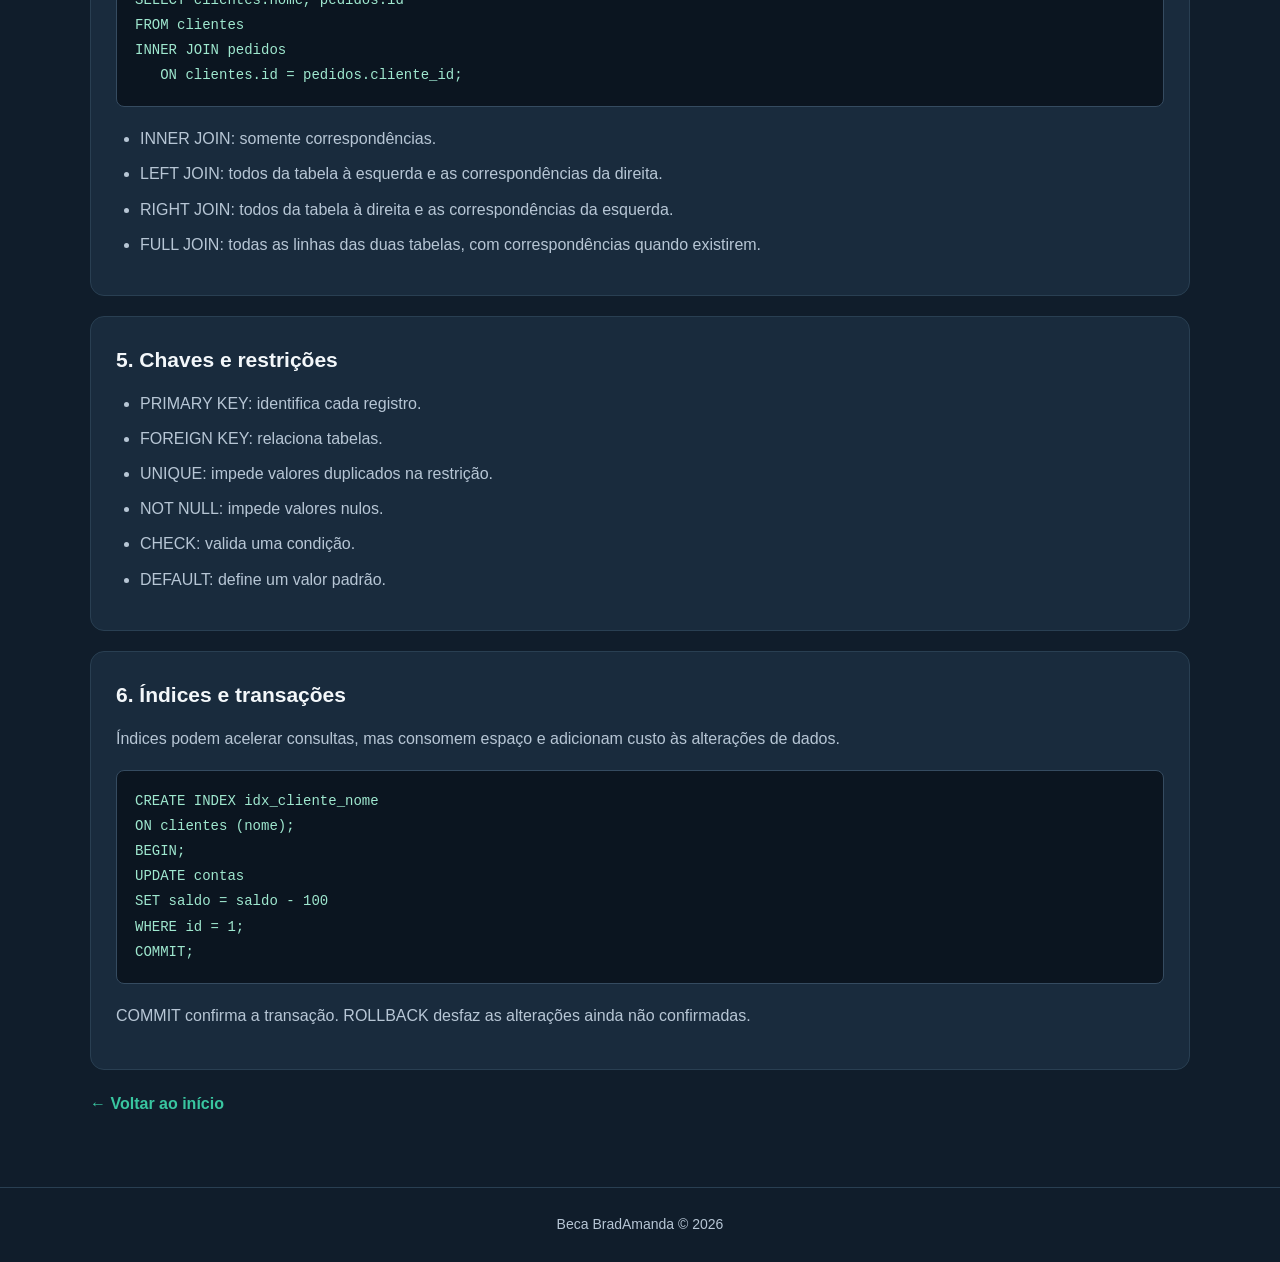
<file: .idea/postgresql.html>
<!DOCTYPE html>
<html lang="pt-BR">
<head>
    <meta charset="UTF-8">
    <meta name="viewport" content="width=device-width, initial-scale=1.0">
    <title>PostgreSQL | Beca BradAmanda</title>
    <link rel="stylesheet" href="style.css">
</head>
<body>
<header class="cabecalho">
    <a href="index.html" class="logo">Beca <span>BradAmanda</span></a>
    <p>Guia de bancos de dados</p>
</header>
<main class="estudos">
    <p class="destaque">MEUS RESUMOS</p>
    <h1>🗄️ PostgreSQL</h1>
    <p class="subtitulo">Consultas e gerenciamento de dados.</p>
    <article class="cartao">
        <h2>1. O que é PostgreSQL?</h2>
        <p>É um sistema gerenciador de banco de dados relacional que utiliza SQL para consultar e manipular dados.</p>
    </article>
    <article class="cartao">
        <h2>2. Comandos básicos</h2>
        <pre><code>-- Consultar dados
SELECT * FROM clientes;
-- Inserir dados
INSERT INTO clientes (nome)
VALUES ('Amanda');
-- Atualizar dados
UPDATE clientes
SET nome = 'Ana'
WHERE id = 1;
-- Excluir dados
DELETE FROM clientes
WHERE id = 1;</code></pre>
        <p>O WHERE limita quais registros serão atualizados ou excluídos.</p>
    </article>
    <article class="cartao">
        <h2>3. Filtrar e ordenar</h2>
        <pre><code>SELECT *
FROM clientes
WHERE idade >= 18
ORDER BY nome ASC;</code></pre>
        <ul>
            <li>WHERE: filtra registros.</li>
            <li>ORDER BY: ordena resultados.</li>
            <li>GROUP BY: agrupa registros.</li>
            <li>HAVING: filtra grupos.</li>
        </ul>
    </article>
    <article class="cartao">
        <h2>4. JOINs</h2>
        <p>JOIN combina dados relacionados de duas ou mais tabelas.</p>
        <pre><code>SELECT clientes.nome, pedidos.id
FROM clientes
INNER JOIN pedidos
   ON clientes.id = pedidos.cliente_id;</code></pre>
        <ul>
            <li>INNER JOIN: somente correspondências.</li>
            <li>LEFT JOIN: todos da tabela à esquerda e as correspondências da direita.</li>
            <li>RIGHT JOIN: todos da tabela à direita e as correspondências da esquerda.</li>
            <li>FULL JOIN: todas as linhas das duas tabelas, com correspondências quando existirem.</li>
        </ul>
    </article>
    <article class="cartao">
        <h2>5. Chaves e restrições</h2>
        <ul>
            <li>PRIMARY KEY: identifica cada registro.</li>
            <li>FOREIGN KEY: relaciona tabelas.</li>
            <li>UNIQUE: impede valores duplicados na restrição.</li>
            <li>NOT NULL: impede valores nulos.</li>
            <li>CHECK: valida uma condição.</li>
            <li>DEFAULT: define um valor padrão.</li>
        </ul>
    </article>
    <article class="cartao">
        <h2>6. Índices e transações</h2>
        <p>Índices podem acelerar consultas, mas consomem espaço e adicionam custo às alterações de dados.</p>
        <pre><code>CREATE INDEX idx_cliente_nome
ON clientes (nome);
BEGIN;
UPDATE contas
SET saldo = saldo - 100
WHERE id = 1;
COMMIT;</code></pre>
        <p>COMMIT confirma a transação. ROLLBACK desfaz as alterações ainda não confirmadas.</p>
    </article>
    <p><a href="index.html" class="link-cartao">← Voltar ao início</a></p>
</main>
<footer>
    <p>Beca BradAmanda © 2026</p>
</footer>
</body>
</html>
</file>
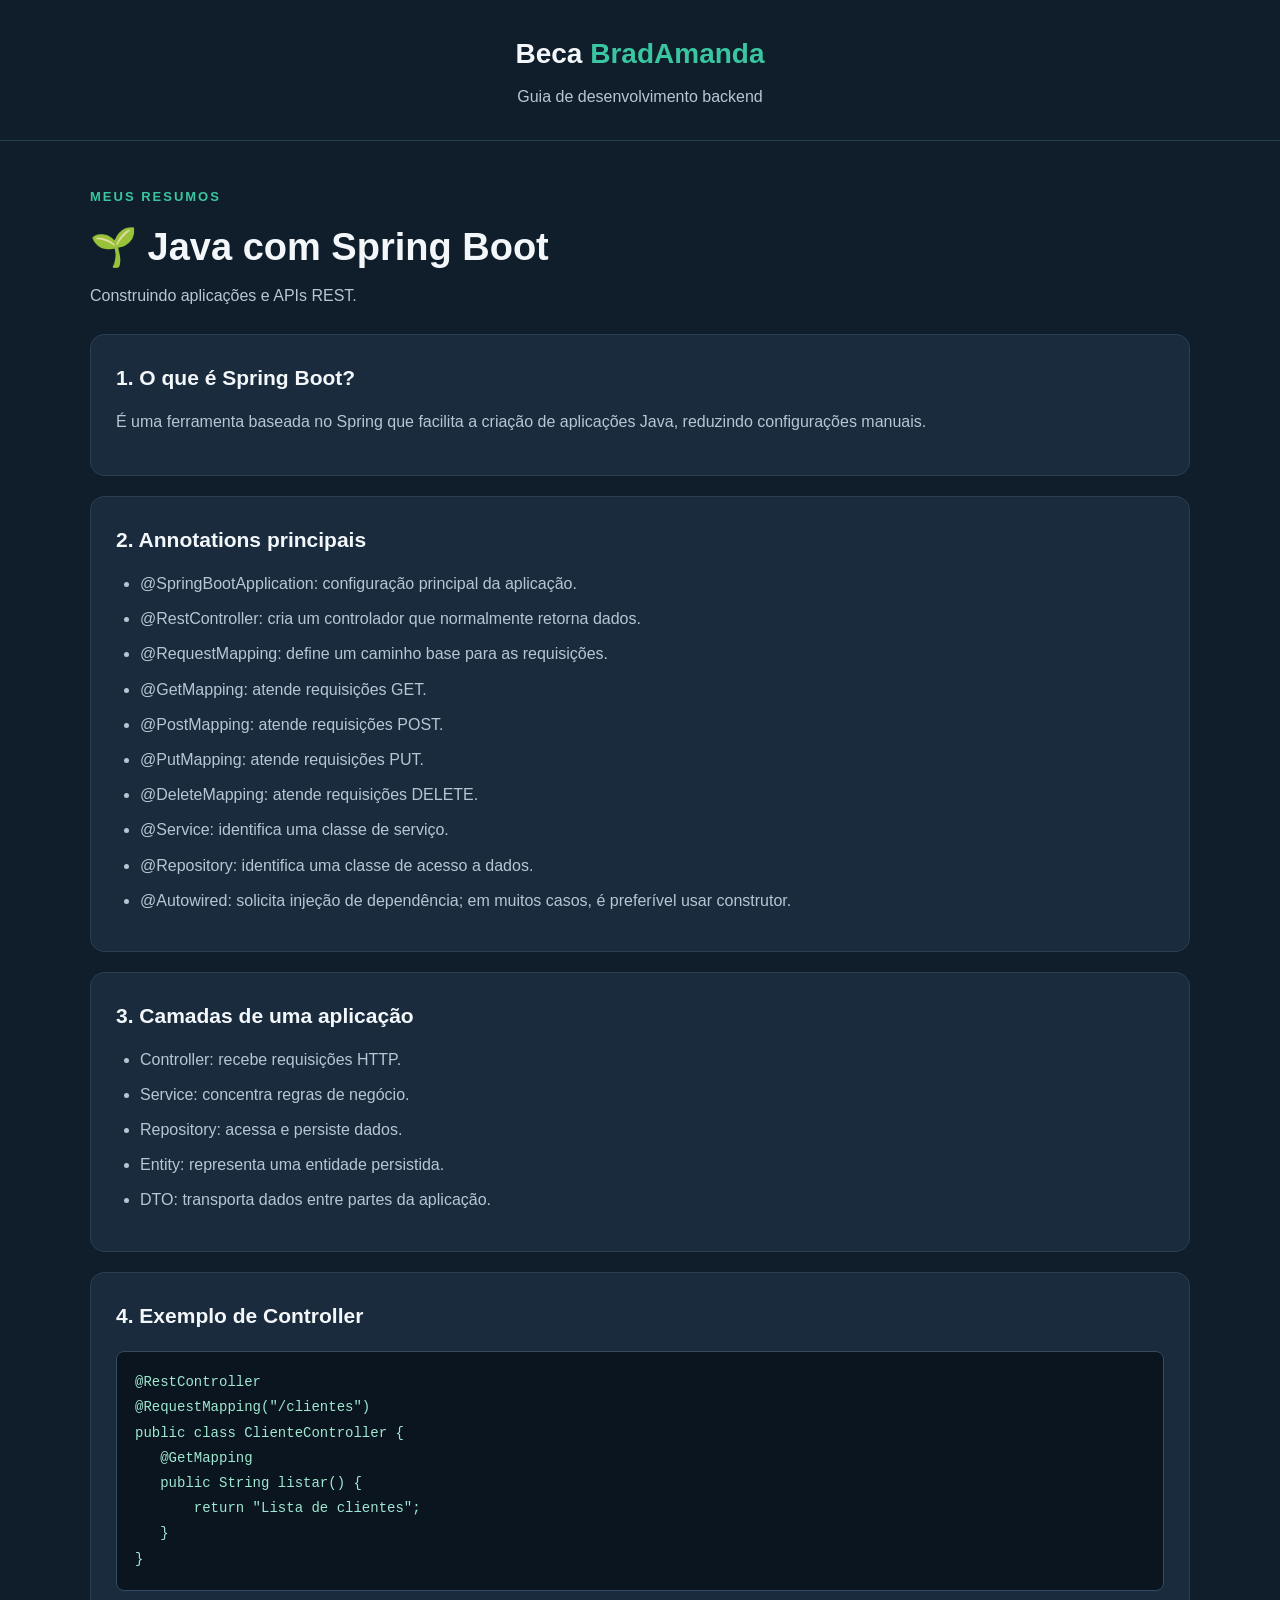
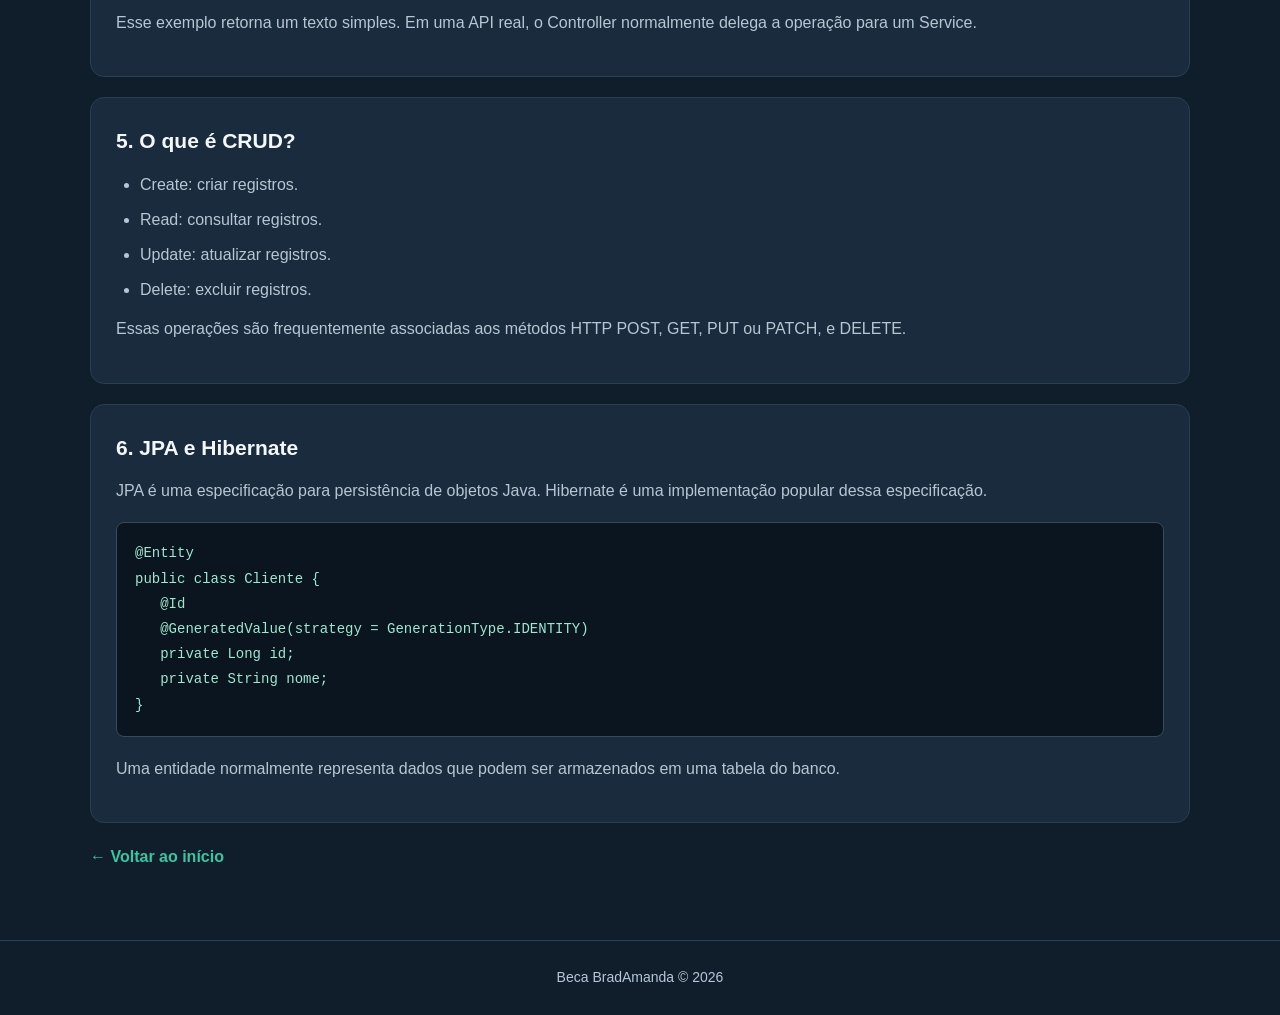
<file: .idea/spring-boot.html>
<!DOCTYPE html>
<html lang="pt-BR">
<head>
    <meta charset="UTF-8">
    <meta name="viewport" content="width=device-width, initial-scale=1.0">
    <title>Spring Boot | Beca BradAmanda</title>
    <link rel="stylesheet" href="style.css">
</head>
<body>
<header class="cabecalho">
    <a href="index.html" class="logo">Beca <span>BradAmanda</span></a>
    <p>Guia de desenvolvimento backend</p>
</header>
<main class="estudos">
    <p class="destaque">MEUS RESUMOS</p>
    <h1>🌱 Java com Spring Boot</h1>
    <p class="subtitulo">Construindo aplicações e APIs REST.</p>
    <article class="cartao">
        <h2>1. O que é Spring Boot?</h2>
        <p>É uma ferramenta baseada no Spring que facilita a criação de aplicações Java, reduzindo configurações manuais.</p>
    </article>
    <article class="cartao">
        <h2>2. Annotations principais</h2>
        <ul>
            <li>@SpringBootApplication: configuração principal da aplicação.</li>
            <li>@RestController: cria um controlador que normalmente retorna dados.</li>
            <li>@RequestMapping: define um caminho base para as requisições.</li>
            <li>@GetMapping: atende requisições GET.</li>
            <li>@PostMapping: atende requisições POST.</li>
            <li>@PutMapping: atende requisições PUT.</li>
            <li>@DeleteMapping: atende requisições DELETE.</li>
            <li>@Service: identifica uma classe de serviço.</li>
            <li>@Repository: identifica uma classe de acesso a dados.</li>
            <li>@Autowired: solicita injeção de dependência; em muitos casos, é preferível usar construtor.</li>
        </ul>
    </article>
    <article class="cartao">
        <h2>3. Camadas de uma aplicação</h2>
        <ul>
            <li>Controller: recebe requisições HTTP.</li>
            <li>Service: concentra regras de negócio.</li>
            <li>Repository: acessa e persiste dados.</li>
            <li>Entity: representa uma entidade persistida.</li>
            <li>DTO: transporta dados entre partes da aplicação.</li>
        </ul>
    </article>
    <article class="cartao">
        <h2>4. Exemplo de Controller</h2>
        <pre><code>@RestController
@RequestMapping("/clientes")
public class ClienteController {
   @GetMapping
   public String listar() {
       return "Lista de clientes";
   }
}</code></pre>
        <p>Esse exemplo retorna um texto simples. Em uma API real, o Controller normalmente delega a operação para um Service.</p>
    </article>
    <article class="cartao">
        <h2>5. O que é CRUD?</h2>
        <ul>
            <li>Create: criar registros.</li>
            <li>Read: consultar registros.</li>
            <li>Update: atualizar registros.</li>
            <li>Delete: excluir registros.</li>
        </ul>
        <p>Essas operações são frequentemente associadas aos métodos HTTP POST, GET, PUT ou PATCH, e DELETE.</p>
    </article>
    <article class="cartao">
        <h2>6. JPA e Hibernate</h2>
        <p>JPA é uma especificação para persistência de objetos Java. Hibernate é uma implementação popular dessa especificação.</p>
        <pre><code>@Entity
public class Cliente {
   @Id
   @GeneratedValue(strategy = GenerationType.IDENTITY)
   private Long id;
   private String nome;
}</code></pre>
        <p>Uma entidade normalmente representa dados que podem ser armazenados em uma tabela do banco.</p>
    </article>
    <p><a href="index.html" class="link-cartao">← Voltar ao início</a></p>
</main>
<footer>
    <p>Beca BradAmanda © 2026</p>
</footer>
</body>
</html>
</file>
<file: style.css>
/* ========================================
  BECA BRADAMANDA
  Guia de estudos de programação
======================================== */
/* 1. CONFIGURAÇÕES GERAIS */
* {
    margin: 0;
    padding: 0;
    box-sizing: border-box;
}
:root {
    --fundo: #101d2b;
    --cartao: #192b3d;
    --verde: #39c6a0;
    --texto: #f3f7fa;
    --texto-secundario: #b7c6d5;
    --borda: #293f52;
    --codigo: #0b1520;
}
html {
    scroll-behavior: smooth;
}
body {
    font-family: Arial, Helvetica, sans-serif;
    background-color: var(--fundo);
    color: var(--texto);
    line-height: 1.7;
    min-height: 100vh;
}
/* 2. CABEÇALHO */
.cabecalho {
    text-align: center;
    padding: 30px 20px;
    border-bottom: 1px solid var(--borda);
    background-color: var(--fundo);
}
.logo {
    display: inline-block;
    color: var(--texto);
    font-size: 28px;
    font-weight: bold;
    text-decoration: none;
}
.logo span {
    color: var(--verde);
}
.cabecalho p {
    color: var(--texto-secundario);
    margin-top: 5px;
}
/* 3. CONTEÚDO PRINCIPAL */
main {
    width: 90%;
    max-width: 1100px;
    margin: 0 auto;
}
.estudos {
    padding-top: 45px;
    padding-bottom: 70px;
}
/* 4. APRESENTAÇÃO DA PÁGINA INICIAL */
.apresentacao {
    text-align: center;
    padding: 75px 20px 55px;
}
.destaque {
    color: var(--verde);
    font-size: 13px;
    font-weight: bold;
    letter-spacing: 2px;
    margin-bottom: 15px;
}
.apresentacao h1 {
    font-size: clamp(30px, 5vw, 46px);
    line-height: 1.2;
    margin-bottom: 20px;
}
.apresentacao > p:last-child {
    color: var(--texto-secundario);
    max-width: 650px;
    margin: 0 auto;
}
/* 5. TÍTULOS E SUBTÍTULOS */
.estudos h1 {
    font-size: clamp(28px, 4vw, 38px);
    margin: 10px 0;
    line-height: 1.3;
}
.estudos > h2 {
    font-size: 28px;
}
.subtitulo {
    color: var(--texto-secundario);
    margin-bottom: 25px;
}
/* 6. CAMPO DE BUSCA */
#busca {
    display: block;
    width: 100%;
    padding: 15px 18px;
    margin: 25px 0;
    border: 1px solid var(--borda);
    border-radius: 10px;
    background-color: var(--cartao);
    color: var(--texto);
    font-size: 16px;
}
#busca::placeholder {
    color: var(--texto-secundario);
}
#busca:focus {
    outline: 2px solid var(--verde);
    outline-offset: 2px;
}
/* 7. GRADE DE CARTÕES DA PÁGINA INICIAL */
.cartoes {
    display: grid;
    grid-template-columns: repeat(2, minmax(0, 1fr));
    gap: 20px;
}
.cartao {
    display: block;
    background-color: var(--cartao);
    border: 1px solid var(--borda);
    border-radius: 14px;
    padding: 25px;
    margin-bottom: 0;
    color: var(--texto);
    text-decoration: none;
    transition: transform 0.2s ease,
    border-color 0.2s ease,
    box-shadow 0.2s ease;
}
.cartao:hover {
    transform: translateY(-4px);
    border-color: var(--verde);
    box-shadow: 0 8px 24px rgba(0, 0, 0, 0.15);
}
.cartao:focus-visible {
    outline: 2px solid var(--verde);
    outline-offset: 4px;
}
.icone {
    display: inline-block;
    font-size: 32px;
    margin-bottom: 8px;
}
.cartao h3 {
    font-size: 21px;
    margin: 8px 0;
}
.cartao p {
    color: var(--texto-secundario);
    margin-bottom: 15px;
}
.link-cartao {
    display: inline-block;
    color: var(--verde);
    font-weight: bold;
    text-decoration: none;
}
.link-cartao:hover {
    text-decoration: underline;
}
/* 8. PÁGINAS DOS RESUMOS */
.estudos article {
    margin: 20px 0;
}
.estudos article h2 {
    font-size: 21px;
    margin-bottom: 12px;
    color: var(--texto);
}
.estudos article p {
    color: var(--texto-secundario);
}
.estudos article ul,
.estudos article ol {
    padding-left: 24px;
    margin: 12px 0;
}
.estudos article li {
    color: var(--texto-secundario);
    margin-bottom: 8px;
}
.estudos article strong {
    color: var(--texto);
}
/* 9. BLOCOS DE CÓDIGO */
.cartao pre {
    margin: 18px 0;
    padding: 18px;
    overflow-x: auto;
    background-color: var(--codigo);
    border: 1px solid #354b60;
    border-radius: 8px;
    max-width: 100%;
}
.cartao code {
    color: #9fe8cf;
    font-family: Consolas, "Courier New", monospace;
    font-size: 14px;
    line-height: 1.8;
    white-space: pre;
}
/* Código em linha, dentro de um parágrafo */
.cartao p code,
.cartao li code {
    background-color: var(--codigo);
    color: var(--verde);
    padding: 2px 5px;
    border-radius: 4px;
    font-size: 0.9em;
    overflow-wrap: anywhere;
}
/* 10. MENSAGEM DA BUSCA */
#mensagem-vazia {
    color: var(--texto-secundario);
    margin-top: 20px;
}
/* Não exibir cartões ocultados pela busca */
.cartao[hidden] {
    display: none;
}
/* 11. RODAPÉ */
footer {
    text-align: center;
    padding: 25px 15px;
    border-top: 1px solid var(--borda);
    color: var(--texto-secundario);
    font-size: 14px;
}
footer p + p {
    margin-top: 5px;
}
/* 12. ADAPTAÇÃO PARA TABLETS */
@media (max-width: 768px) {
    main {
        width: 92%;
    }
    .apresentacao {
        padding: 55px 10px 40px;
    }
    .cartoes {
        gap: 15px;
    }
    .cartao {
        padding: 20px;
    }
}
/* 13. ADAPTAÇÃO PARA CELULARES */
@media (max-width: 600px) {
    .cabecalho {
        padding: 24px 15px;
    }
    .logo {
        font-size: 24px;
    }
    main {
        width: 90%;
    }
    .apresentacao {
        padding: 45px 0 35px;
    }
    .apresentacao h1 {
        font-size: 32px;
    }
    .estudos {
        padding-top: 30px;
    }
    .estudos > h2 {
        font-size: 24px;
    }
    .cartoes {
        grid-template-columns: 1fr;
        gap: 15px;
    }
    .cartao {
        padding: 22px;
    }
    .cartao h3 {
        font-size: 20px;
    }
    .cartao pre {
        padding: 12px;
    }
    .cartao code {
        font-size: 12px;
    }
    footer {
        padding: 20px 12px;
    }
}
</file>
<file: .idea/style.css>
/* ========================================
  BECA BRADAMANDA
  Guia de estudos de programação
======================================== */
/* 1. CONFIGURAÇÕES GERAIS */
* {
    margin: 0;
    padding: 0;
    box-sizing: border-box;
}
:root {
    --fundo: #101d2b;
    --cartao: #192b3d;
    --verde: #39c6a0;
    --texto: #f3f7fa;
    --texto-secundario: #b7c6d5;
    --borda: #293f52;
    --codigo: #0b1520;
}
html {
    scroll-behavior: smooth;
}
body {
    font-family: Arial, Helvetica, sans-serif;
    background-color: var(--fundo);
    color: var(--texto);
    line-height: 1.7;
    min-height: 100vh;
}
/* 2. CABEÇALHO */
.cabecalho {
    text-align: center;
    padding: 30px 20px;
    border-bottom: 1px solid var(--borda);
    background-color: var(--fundo);
}
.logo {
    display: inline-block;
    color: var(--texto);
    font-size: 28px;
    font-weight: bold;
    text-decoration: none;
}
.logo span {
    color: var(--verde);
}
.cabecalho p {
    color: var(--texto-secundario);
    margin-top: 5px;
}
/* 3. CONTEÚDO PRINCIPAL */
main {
    width: 90%;
    max-width: 1100px;
    margin: 0 auto;
}
.estudos {
    padding-top: 45px;
    padding-bottom: 70px;
}
/* 4. APRESENTAÇÃO DA PÁGINA INICIAL */
.apresentacao {
    text-align: center;
    padding: 75px 20px 55px;
}
.destaque {
    color: var(--verde);
    font-size: 13px;
    font-weight: bold;
    letter-spacing: 2px;
    margin-bottom: 15px;
}
.apresentacao h1 {
    font-size: clamp(30px, 5vw, 46px);
    line-height: 1.2;
    margin-bottom: 20px;
}
.apresentacao > p:last-child {
    color: var(--texto-secundario);
    max-width: 650px;
    margin: 0 auto;
}
/* 5. TÍTULOS E SUBTÍTULOS */
.estudos h1 {
    font-size: clamp(28px, 4vw, 38px);
    margin: 10px 0;
    line-height: 1.3;
}
.estudos > h2 {
    font-size: 28px;
}
.subtitulo {
    color: var(--texto-secundario);
    margin-bottom: 25px;
}
/* 6. CAMPO DE BUSCA */
#busca {
    display: block;
    width: 100%;
    padding: 15px 18px;
    margin: 25px 0;
    border: 1px solid var(--borda);
    border-radius: 10px;
    background-color: var(--cartao);
    color: var(--texto);
    font-size: 16px;
}
#busca::placeholder {
    color: var(--texto-secundario);
}
#busca:focus {
    outline: 2px solid var(--verde);
    outline-offset: 2px;
}
/* 7. GRADE DE CARTÕES DA PÁGINA INICIAL */
.cartoes {
    display: grid;
    grid-template-columns: repeat(2, minmax(0, 1fr));
    gap: 20px;
}
.cartao {
    display: block;
    background-color: var(--cartao);
    border: 1px solid var(--borda);
    border-radius: 14px;
    padding: 25px;
    margin-bottom: 0;
    color: var(--texto);
    text-decoration: none;
    transition: transform 0.2s ease,
    border-color 0.2s ease,
    box-shadow 0.2s ease;
}
.cartao:hover {
    transform: translateY(-4px);
    border-color: var(--verde);
    box-shadow: 0 8px 24px rgba(0, 0, 0, 0.15);
}
.cartao:focus-visible {
    outline: 2px solid var(--verde);
    outline-offset: 4px;
}
.icone {
    display: inline-block;
    font-size: 32px;
    margin-bottom: 8px;
}
.cartao h3 {
    font-size: 21px;
    margin: 8px 0;
}
.cartao p {
    color: var(--texto-secundario);
    margin-bottom: 15px;
}
.link-cartao {
    display: inline-block;
    color: var(--verde);
    font-weight: bold;
    text-decoration: none;
}
.link-cartao:hover {
    text-decoration: underline;
}
/* 8. PÁGINAS DOS RESUMOS */
.estudos article {
    margin: 20px 0;
}
.estudos article h2 {
    font-size: 21px;
    margin-bottom: 12px;
    color: var(--texto);
}
.estudos article p {
    color: var(--texto-secundario);
}
.estudos article ul,
.estudos article ol {
    padding-left: 24px;
    margin: 12px 0;
}
.estudos article li {
    color: var(--texto-secundario);
    margin-bottom: 8px;
}
.estudos article strong {
    color: var(--texto);
}
/* 9. BLOCOS DE CÓDIGO */
.cartao pre {
    margin: 18px 0;
    padding: 18px;
    overflow-x: auto;
    background-color: var(--codigo);
    border: 1px solid #354b60;
    border-radius: 8px;
    max-width: 100%;
}
.cartao code {
    color: #9fe8cf;
    font-family: Consolas, "Courier New", monospace;
    font-size: 14px;
    line-height: 1.8;
    white-space: pre;
}
/* Código em linha, dentro de um parágrafo */
.cartao p code,
.cartao li code {
    background-color: var(--codigo);
    color: var(--verde);
    padding: 2px 5px;
    border-radius: 4px;
    font-size: 0.9em;
    overflow-wrap: anywhere;
}
/* 10. MENSAGEM DA BUSCA */
#mensagem-vazia {
    color: var(--texto-secundario);
    margin-top: 20px;
}
/* Não exibir cartões ocultados pela busca */
.cartao[hidden] {
    display: none;
}
/* 11. RODAPÉ */
footer {
    text-align: center;
    padding: 25px 15px;
    border-top: 1px solid var(--borda);
    color: var(--texto-secundario);
    font-size: 14px;
}
footer p + p {
    margin-top: 5px;
}
/* 12. ADAPTAÇÃO PARA TABLETS */
@media (max-width: 768px) {
    main {
        width: 92%;
    }
    .apresentacao {
        padding: 55px 10px 40px;
    }
    .cartoes {
        gap: 15px;
    }
    .cartao {
        padding: 20px;
    }
}
/* 13. ADAPTAÇÃO PARA CELULARES */
@media (max-width: 600px) {
    .cabecalho {
        padding: 24px 15px;
    }
    .logo {
        font-size: 24px;
    }
    main {
        width: 90%;
    }
    .apresentacao {
        padding: 45px 0 35px;
    }
    .apresentacao h1 {
        font-size: 32px;
    }
    .estudos {
        padding-top: 30px;
    }
    .estudos > h2 {
        font-size: 24px;
    }
    .cartoes {
        grid-template-columns: 1fr;
        gap: 15px;
    }
    .cartao {
        padding: 22px;
    }
    .cartao h3 {
        font-size: 20px;
    }
    .cartao pre {
        padding: 12px;
    }
    .cartao code {
        font-size: 12px;
    }
    footer {
        padding: 20px 12px;
    }
}
</file>
